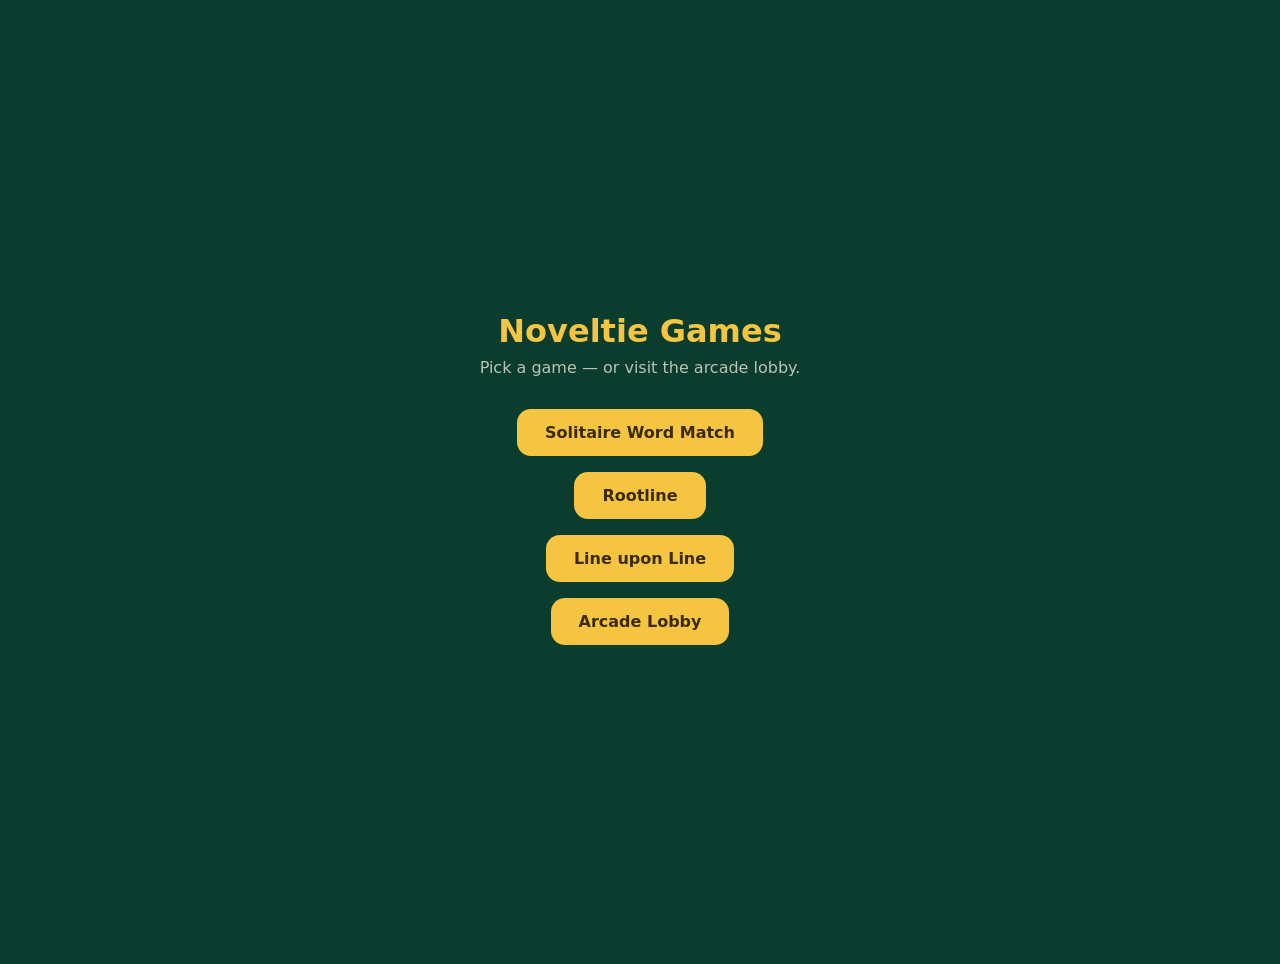
<file: index.html>
<!DOCTYPE html>
<html lang="en">
<head>
<meta charset="UTF-8">
<meta name="viewport" content="width=device-width, initial-scale=1.0">
<title>Noveltie Games</title>
<style>
body{margin:0;min-height:100vh;background:#0b3d2e;color:#f5f0e1;font-family:system-ui,sans-serif;display:flex;flex-direction:column;align-items:center;justify-content:center;padding:32px 20px}
h1{color:#f5c542;margin:0 0 8px}
p{opacity:.75;margin:0 0 24px}
a{display:block;background:#f5c542;color:#3a2a00;font-weight:700;text-decoration:none;padding:14px 28px;border-radius:14px;margin:8px}
</style>
<link rel="icon" type="image/x-icon" href="favicon.ico?v=2" />
</head>
<body>
<h1>Noveltie Games</h1>
<p>Pick a game — or visit the arcade lobby.</p>
<a href="solitaire-word-match/">Solitaire Word Match</a>
<a href="rootline/">Rootline</a>
<a href="line-upon-line/">Line upon Line</a>
<a href="https://arcade.noveltie.com/">Arcade Lobby</a>
</body>
</html>
</file>
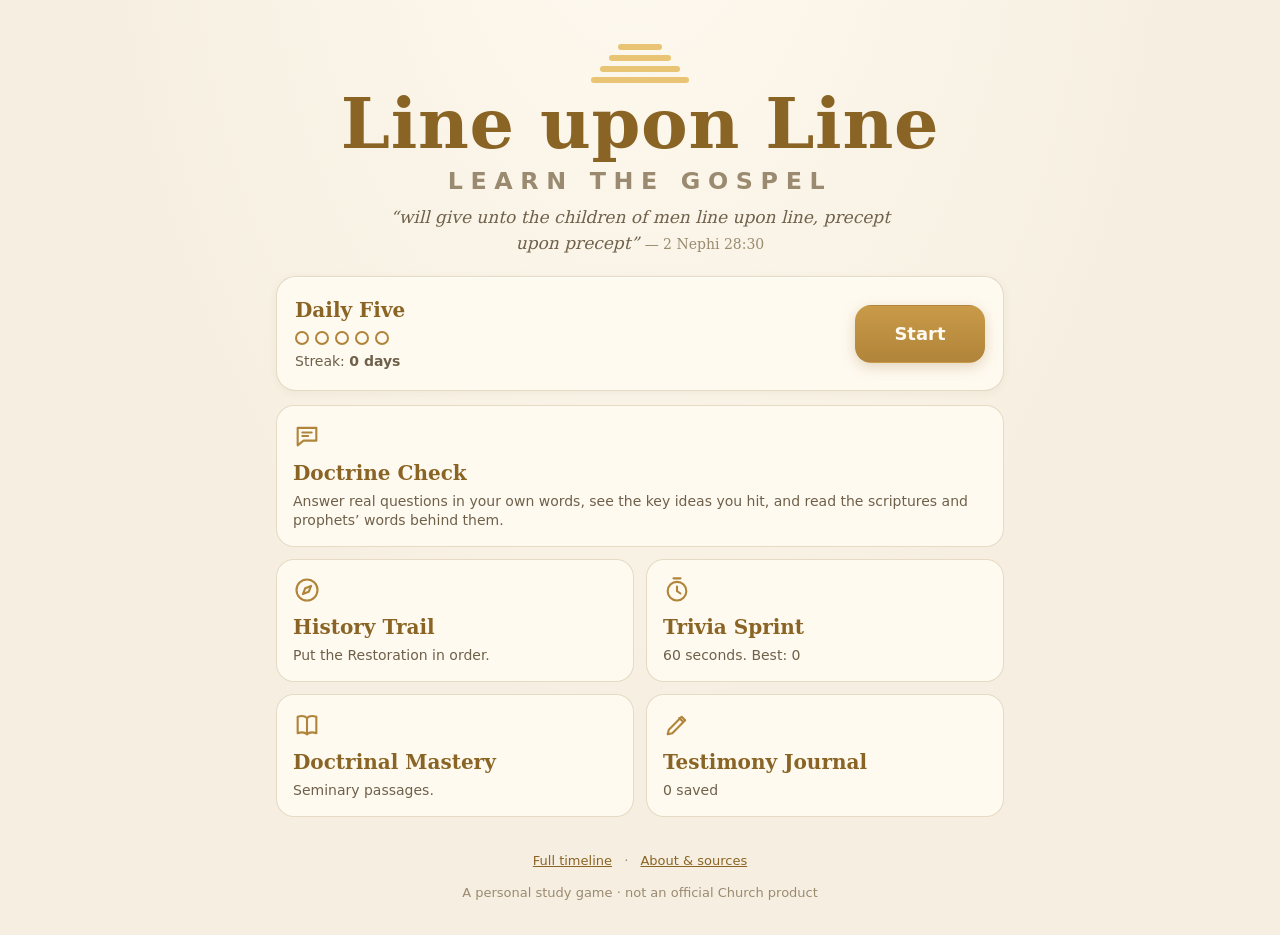
<file: line-upon-line/index.html>
<!DOCTYPE html>
<html lang="en">
<head>
<meta charset="UTF-8">
<meta name="viewport" content="width=device-width, initial-scale=1.0, viewport-fit=cover">
<title>Line upon Line · Learn the gospel of Jesus Christ</title>
<meta name="description" content="A gospel-learning game: explain doctrine in your own words, walk the history of the Restoration, race through trivia, and master the Seminary doctrinal mastery passages.">
<meta name="theme-color" content="#f6efe1">
<link rel="icon" type="image/x-icon" href="favicon.ico?v=2" />
<link rel="icon" type="image/png" sizes="32x32" href="assets/favicon-32.png?v=2" />
<link rel="icon" type="image/png" sizes="192x192" href="assets/icon-192.png" />
<link rel="manifest" href="assets/manifest.json?v=3" />
<link rel="apple-touch-icon" href="assets/icon-180.png" />
<link rel="stylesheet" href="style.css">
</head>
<body>
<div id="app"><p style="text-align:center;padding:40px;color:#7a6a52">Loading Line upon Line…</p></div>
<noscript><p style="text-align:center">Line upon Line needs JavaScript.</p></noscript>
<script src="data.js"></script>
<script src="app.js"></script>
</body>
</html>
</file>
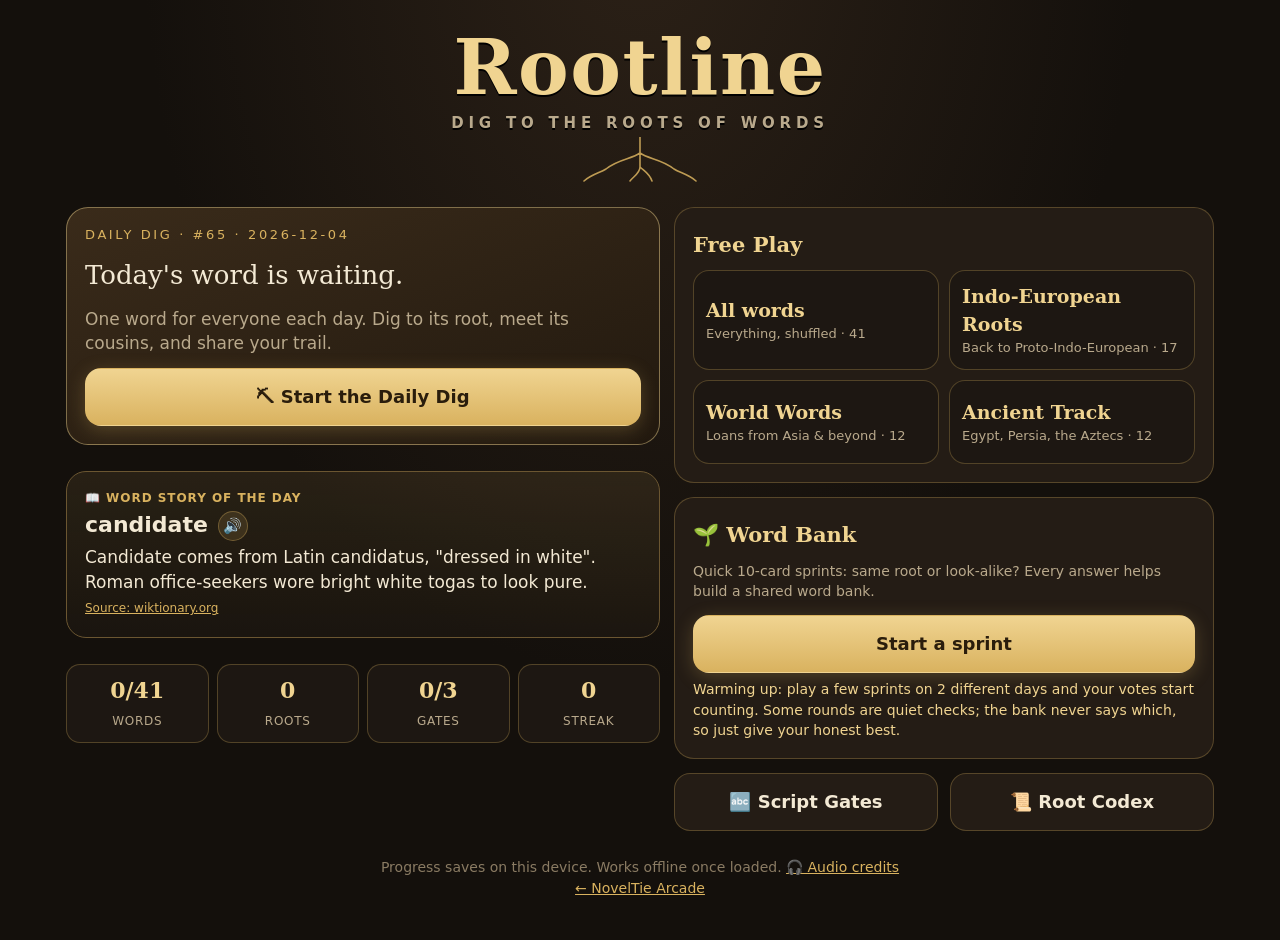
<file: rootline/index.html>
<!DOCTYPE html>
<html lang="en">
<head>
<meta charset="UTF-8">
<meta name="viewport" content="width=device-width, initial-scale=1.0, viewport-fit=cover">
<title>Rootline · Dig to the roots of words</title>
<meta name="description" content="An etymology dig: trace English words back through their ancestors, meet their cousins in other scripts, and learn the world's alphabets.">
<meta name="theme-color" content="#14100c">
<link rel="icon" type="image/x-icon" href="favicon.ico?v=2" />
<link rel="icon" type="image/png" sizes="32x32" href="assets/favicon-32.png?v=2" />
<link rel="icon" type="image/png" sizes="192x192" href="assets/icon-192.png" />
<link rel="manifest" href="assets/manifest.json?v=2" />
<link rel="apple-touch-icon" href="assets/icon-180.png" />
<link rel="stylesheet" href="style.css">
</head>
<body>
<div id="app"><p style="text-align:center;padding:40px;color:#b9a98c">Loading Rootline…</p></div>
<noscript><p style="text-align:center;color:#f3e9d4">Rootline needs JavaScript.</p></noscript>
<script src="data.js"></script>
<script src="word-stories.js"></script>
<script src="say-data.js"></script>
<script src="say.js"></script>
<script src="scripts.js"></script>
<script src="bank-config.js"></script>
<script src="bank.js"></script>
<script src="app.js"></script>
</body>
</html>
</file>
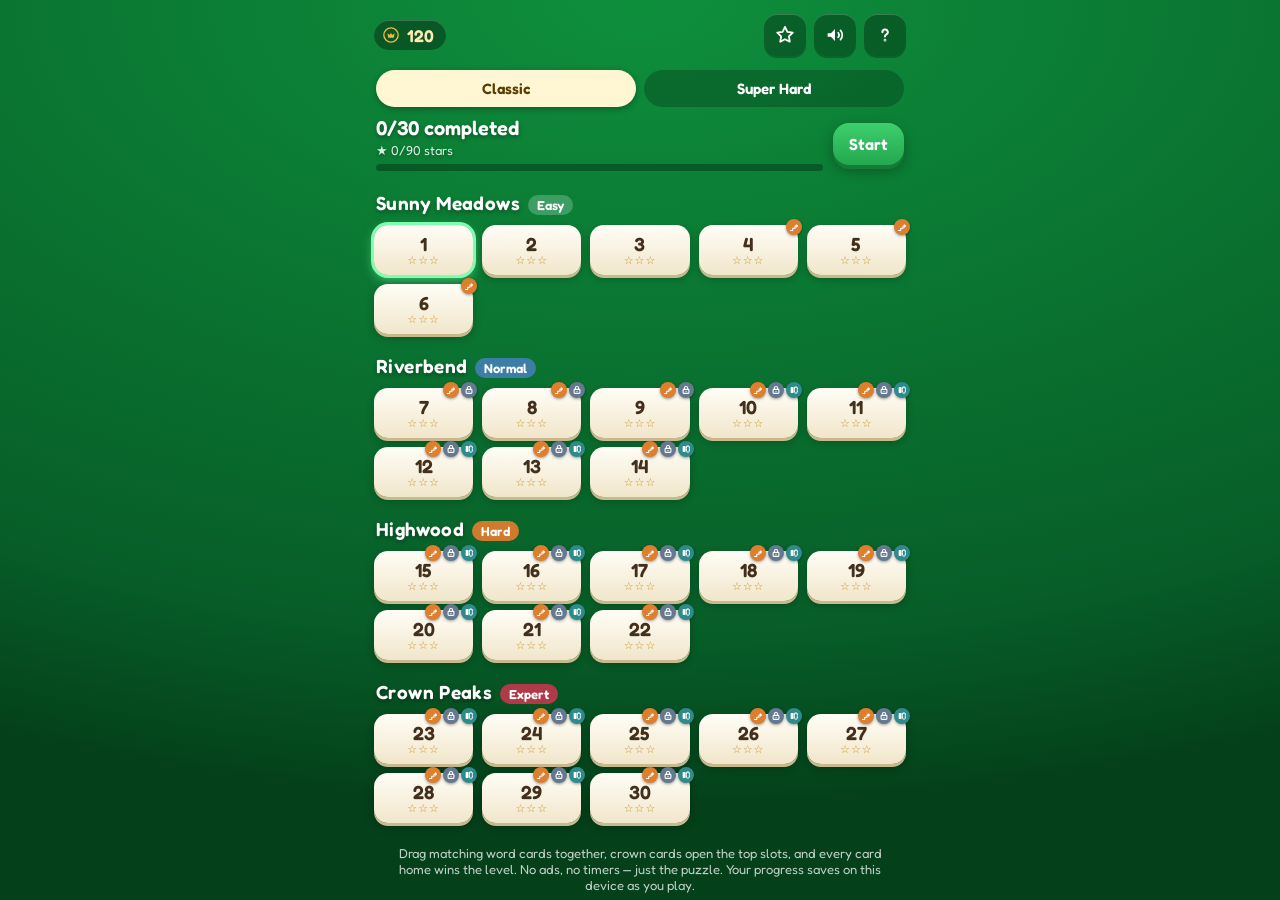
<file: solitaire-word-match/index.html>
<!doctype html>
<html lang="en">
  <head>
    <meta charset="utf-8" />
    <meta name="viewport" content="width=device-width, initial-scale=1, viewport-fit=cover" />
    <meta name="color-scheme" content="light dark" />
    <meta name="theme-color" media="(prefers-color-scheme: light)" content="#0e8f3c" />
    <meta name="theme-color" media="(prefers-color-scheme: dark)" content="#0c7f34" />
    <meta name="mobile-web-app-capable" content="yes" />
    <meta name="apple-mobile-web-app-capable" content="yes" />
    <meta name="apple-mobile-web-app-title" content="Solitaire Word Match" />
    <meta name="apple-mobile-web-app-status-bar-style" content="black-translucent" />
    <link rel="icon" type="image/x-icon" href="favicon.ico?v=2" />
<link rel="icon" type="image/png" sizes="32x32" href="assets/favicon-32.png?v=2" />
<link rel="icon" type="image/png" sizes="192x192" href="assets/icon-192.png" />
<link rel="manifest" href="assets/manifest.json?v=2" />
    <link rel="apple-touch-icon" href="assets/icon-180.png" />
    <meta name="swm-build" content="20261009-stories1" />
    <title>Solitaire Word Match</title>
    <link rel="preconnect" href="https://fonts.googleapis.com" />
    <link rel="preconnect" href="https://fonts.gstatic.com" crossorigin />
    <link href="https://fonts.googleapis.com/css2?family=Fredoka:wght@400;500;600;700&display=swap" rel="stylesheet" />
    <style>
      :root{
        color-scheme: light dark;
        --felt:#0e8f3c;
        --felt-deep:#075e28;
        --felt-edge:#04401a;
        --panel:#fff7e9;
        --panel-dim:#f3e8d2;
        --ink:#43301c;
        --ink-soft:#7d6547;
        --cream:#fffaf0;
        --card-line:#e3d5b8;
        --gold:#f0b93e;
        --gold-deep:#c99327;
        --good:#2f9e5f;
        --bad:#c0453e;
        --slot:rgba(0,0,0,.22);
        --cw:64px;
        --ch:92px;
      }
      @media (prefers-color-scheme: dark){
        :root{
          --felt:#0c7f34;
          --felt-deep:#054f20;
          --felt-edge:#033313;
          --panel:#f7ecd7;
        }
      }
      html,body{ height:100%; overflow:hidden; overscroll-behavior:none; }
      body{
        margin:0;
        font-family:"Fredoka",system-ui,sans-serif;
        color:var(--ink);
        background:
          radial-gradient(120% 90% at 50% 0%, var(--felt) 0%, var(--felt-deep) 78%, var(--felt-edge) 100%),
          repeating-linear-gradient(0deg, rgba(255,255,255,.018) 0 2px, rgba(255,255,255,0) 2px 4px),
          repeating-linear-gradient(90deg, rgba(0,0,0,.022) 0 2px, rgba(0,0,0,0) 2px 4px),
          var(--felt-deep);
        -webkit-tap-highlight-color:transparent;
        overscroll-behavior:none;
      }
      [hidden]{ display:none !important; }
      button{ font-family:inherit; cursor:pointer; }
      #app{ height:100dvh; max-height:100dvh; display:flex; flex-direction:column; max-width:560px; margin:0 auto; position:relative; overflow-y:auto; overflow-x:hidden; overscroll-behavior:none; }

      /* ---------- shared bits ---------- */
      .coinPill{
        display:inline-flex; align-items:center; gap:6px;
        background:rgba(0,0,0,.34); color:#ffe9b0; font-weight:600;
        padding:5px 12px 5px 7px; border-radius:999px; font-size:17px; line-height:1;
        box-shadow:inset 0 1px 0 rgba(255,255,255,.18);
      }
      .coinPill svg{ width:20px; height:20px; color:var(--gold); }
      .iconBtn{
        width:42px; height:42px; border:none; border-radius:13px;
        background:rgba(0,0,0,.30); color:#fff; display:grid; place-items:center;
        box-shadow:inset 0 1px 0 rgba(255,255,255,.2), 0 2px 0 rgba(0,0,0,.25);
      }
      .iconBtn:active{ transform:translateY(2px); box-shadow:inset 0 1px 0 rgba(255,255,255,.2); }
      .iconBtn svg{ width:22px; height:22px; }
      .bigBtn{
        border:none; border-radius:16px; padding:14px 26px; font-size:20px; font-weight:600;
        background:linear-gradient(#3ecf6e,#23a84e); color:#fff;
        box-shadow:0 4px 0 #177a37, 0 6px 14px rgba(0,0,0,.3);
      }
      .bigBtn:active{ transform:translateY(3px); box-shadow:0 1px 0 #177a37; }
      .bigBtn.alt{ background:linear-gradient(#fdfdfd,#e9e2d2); color:var(--ink); box-shadow:0 4px 0 #b8ab8d, 0 6px 14px rgba(0,0,0,.25); }
      .bigBtn.alt:active{ box-shadow:0 1px 0 #b8ab8d; }
      .bigBtn:disabled{ filter:grayscale(.7) opacity(.55); }

      /* ---------- map screen ---------- */
      #mapScreen{ padding:14px 14px 30px; }
      .mapTop{ display:flex; align-items:center; justify-content:space-between; gap:8px; margin-bottom:6px; }
      .mapBtns{ display:flex; gap:8px; }
      .region{ margin-top:20px; }
      .regionHead{ display:flex; align-items:baseline; gap:8px; color:#fff; margin:0 2px 10px; }
      .regionHead h2{ font-size:19px; margin:0; font-weight:600; letter-spacing:.02em; text-shadow:0 2px 4px rgba(0,0,0,.35); }
      .regionHead span{ font-size:13px; font-weight:600; padding:2px 9px; border-radius:999px; color:#fff; }
      .diff-Easy{ background:#3d9d63; } .diff-Normal{ background:#3d7ea6; }
      .diff-Hard{ background:#d07a2d; } .diff-Expert{ background:#b03a48; } .diff-SuperHard{ background:#5b2a86; }
      .trackTabs{ display:flex; gap:8px; margin:14px 2px 0; }
      .trackTabs button{ flex:1; border:0; border-radius:999px; padding:9px 6px; font:inherit; font-size:15px; font-weight:600; color:#fff; background:rgba(0,0,0,.22); cursor:pointer; }
      .trackTabs button.on{ background:#fff6d3; color:#5a3d00; box-shadow:0 2px 6px rgba(0,0,0,.3); }
      .trackTabs button.hardTab.on{ background:#5b2a86; color:#fff; }
      .card .word.multi{ height:44%; }
      .lvlGrid{ display:grid; grid-template-columns:repeat(5,1fr); gap:9px; }
      .lvlBtn{
        border:none; border-radius:14px; padding:9px 2px 7px; position:relative;
        background:linear-gradient(#fffdf6,#f1e6cb); color:var(--ink);
        box-shadow:0 3px 0 #c9b98f, 0 4px 8px rgba(0,0,0,.25);
        display:flex; flex-direction:column; align-items:center; gap:2px;
      }
      .lvlBtn:active{ transform:translateY(2px); box-shadow:0 1px 0 #c9b98f; }
      .lvlBtn b{ font-size:19px; font-weight:600; line-height:1; }
      .lvlBtn .mini{ font-size:9.5px; font-weight:600; letter-spacing:.04em; text-transform:uppercase; }
      .lvlBtn .stars{ font-size:11px; color:var(--gold-deep); letter-spacing:1px; min-height:13px; line-height:1; }
      .lvlBtn .feat{ position:absolute; top:-6px; right:-4px; display:flex; gap:2px; }
      .lvlBtn .feat i{ width:16px; height:16px; border-radius:50%; display:grid; place-items:center; color:#fff; box-shadow:0 1px 3px rgba(0,0,0,.4); }
      .lvlBtn .feat svg{ width:10px; height:10px; }
      .mapProg{ display:flex; align-items:center; gap:10px; margin:10px 2px 0; }
      .mapProg .progTxt{ flex:1; color:#fff; text-shadow:0 2px 4px rgba(0,0,0,.35); }
      .mapProg .progTxt b{ display:block; font-size:20px; font-weight:600; line-height:1.1; }
      .mapProg .progTxt span{ font-size:13px; opacity:.85; }
      .mapProg .progBar{ height:7px; border-radius:999px; background:rgba(0,0,0,.3); margin-top:5px; overflow:hidden; }
      .mapProg .progBar i{ display:block; height:100%; background:linear-gradient(90deg,#ffe98a,var(--gold)); border-radius:999px; }
      .mapProg .bigBtn{ padding:11px 16px; font-size:16px; white-space:nowrap; }
      .lvlBtn.done{ background:linear-gradient(#fff6d3,#f2dc97); box-shadow:0 3px 0 #c99327, 0 4px 8px rgba(0,0,0,.25); }
      .lvlBtn .doneMark{ position:absolute; top:-6px; left:-4px; width:18px; height:18px; border-radius:50%; background:var(--good); color:#fff; display:grid; place-items:center; box-shadow:0 1px 3px rgba(0,0,0,.4); }
      .lvlBtn .doneMark svg{ width:12px; height:12px; }
      .lvlBtn.nextLvl{ box-shadow:0 0 0 3px #7dffb0, 0 3px 0 #c9b98f, 0 4px 12px rgba(125,255,176,.6); }
      .lvlBtn .inprog{ position:absolute; bottom:-7px; left:50%; transform:translateX(-50%); background:#2f6fb2; color:#fff; font-size:8.5px; font-weight:700; letter-spacing:.04em; padding:1px 6px; border-radius:999px; white-space:nowrap; box-shadow:0 1px 3px rgba(0,0,0,.35); }
      .saveBox{ width:100%; box-sizing:border-box; min-height:74px; font:12px/1.35 ui-monospace,Menlo,monospace; border:1.5px solid var(--card-line); border-radius:11px; padding:8px; background:#fff; color:var(--ink); resize:vertical; word-break:break-all; }
      .saveStat{ background:#fff; border:1.5px solid var(--card-line); border-radius:11px; padding:8px 11px; font-size:14px; line-height:1.5; margin:8px 0 4px; }
      .saveNote{ font-size:12.5px; color:var(--ink-soft); margin:6px 2px 0; line-height:1.4; }
      .sheet h3{ font-size:16px; margin:14px 0 6px; font-weight:600; }
      .mapNote{ color:rgba(255,255,255,.75); font-size:13px; text-align:center; margin:22px 8px 0; }

      /* ---------- game screen ---------- */
      #gameScreen{ flex:1; display:flex; flex-direction:column; padding:10px 10px 8px; gap:8px; }
      .hud{ display:flex; align-items:center; gap:8px; }
      .hudLvl{ color:#fff; font-weight:600; font-size:17px; text-shadow:0 2px 4px rgba(0,0,0,.4); white-space:nowrap; }
      .hudLvl small{ display:block; font-size:11px; font-weight:500; opacity:.85; letter-spacing:.05em; text-transform:uppercase; }
      .hudSpacer{ flex:1; }
      .midRow{ display:flex; align-items:flex-start; justify-content:space-between; gap:8px; }
      .movesRibbon{
        background:linear-gradient(#2fbf5f,#22a04b); color:#083d1d; min-width:86px;
        padding:7px 10px 13px; text-align:center; position:relative;
        clip-path:polygon(0 0,100% 0,100% 100%,50% 84%,0 100%);
        filter:drop-shadow(0 3px 3px rgba(0,0,0,.3));
      }
      .movesRibbon span{ display:block; font-size:12.5px; font-weight:600; letter-spacing:.06em; text-transform:uppercase; border-bottom:1px solid rgba(8,61,29,.35); padding-bottom:2px; }
      .movesRibbon b{ font-size:27px; font-weight:700; line-height:1.05; }
      .movesRibbon.low b{ color:#ffd9d4; animation:pulse .7s infinite alternate; }
      @keyframes pulse{ from{ transform:scale(1);} to{ transform:scale(1.14);} }
      .deckArea{ display:flex; gap:10px; align-items:flex-start; }
      #waste{ position:relative; width:calc(var(--cw) + 26px); height:var(--ch); }
      #stock{ position:relative; width:var(--cw); height:var(--ch); }
      .stockCount{
        position:absolute; top:-7px; right:-7px; z-index:5; background:#fff; color:var(--ink);
        font-size:12px; font-weight:700; min-width:22px; height:22px; border-radius:999px;
        display:grid; place-items:center; box-shadow:0 2px 5px rgba(0,0,0,.35); padding:0 5px;
      }
      .recycleHint{
        position:absolute; inset:0; display:grid; place-items:center; color:rgba(255,255,255,.85);
        border:2px dashed rgba(255,255,255,.5); border-radius:9px;
      }
      .recycleHint svg{ width:26px; height:26px; }

      #foundRow{ display:grid; grid-template-columns:repeat(5,1fr); gap:6px; }
      .fslot{
        position:relative; height:var(--ch); border-radius:9px;
        background:linear-gradient(180deg,#0b5f2d,#07451f);
        box-shadow:inset 0 2px 7px rgba(0,0,0,.5), inset 0 0 0 1px rgba(255,255,255,.06);
        display:grid; place-items:center;
      }
      .fslot .ghostCrown{ width:52%; color:rgba(120,230,160,.28); }
      .fslot .fcard{ position:absolute; inset:0; }
      .fslot .prog{
        position:absolute; right:3px; bottom:3px; z-index:30; background:rgba(0,0,0,.55); color:#fff;
        font-size:11px; font-weight:700; padding:1px 7px; border-radius:999px;
      }
      .fslot .fcard{ transition:transform .15s ease; }
      .fslot .fcard.under{ filter:brightness(.93); }
      .fslot.done{ box-shadow:inset 0 2px 6px rgba(0,0,0,.45), 0 0 0 2px var(--gold), 0 0 14px rgba(240,185,62,.55); }
      .fslot.dropOk, .col.dropOk .card.topCard, .card.dropOk{ box-shadow:0 0 0 3px #7dffb0, 0 0 16px rgba(125,255,176,.8) !important; }
      .fslot.dropBad{ box-shadow:0 0 0 3px #ff8d84 !important; }

      #boardWrap{ flex:1; min-height:0; overflow-y:auto; overflow-x:hidden; padding:2px 0 6px; scrollbar-width:none; overscroll-behavior:contain; }
      #boardWrap::-webkit-scrollbar{ display:none; }
      #board{ display:grid; grid-template-columns:repeat(5,1fr); gap:6px; align-items:start; }
      .col{ position:relative; min-height:var(--ch); border-radius:9px; }
      .col:empty::after, .col.emptyCol::after{
        content:""; position:absolute; inset:0; height:var(--ch); border-radius:9px;
        background:rgba(6,60,28,.45); box-shadow:inset 0 2px 5px rgba(0,0,0,.35);
      }

      /* ---------- cards ---------- */
      .card{
        position:absolute; left:0; top:0; width:var(--cw); height:var(--ch);
        border-radius:11px; user-select:none; -webkit-user-select:none; touch-action:none;
        box-shadow:0 3px 7px rgba(0,0,0,.34), 0 1px 2px rgba(0,0,0,.22), inset 0 1px 0 rgba(255,255,255,.95), inset 0 0 0 1px var(--card-line);
        background:linear-gradient(180deg,#fffefa 0%,#fff8e6 52%,#f8ecd0 100%);
        overflow:hidden;
        isolation:isolate;
      }
      .card::before{
        content:""; position:absolute; inset:0; z-index:3; pointer-events:none;
        background:linear-gradient(180deg, rgba(255,255,255,.5) 0%, rgba(255,255,255,.1) 26%, rgba(255,255,255,0) 48%);
        border-radius:inherit;
      }
      .card::after{
        content:""; position:absolute; left:5px; right:5px; top:4px; height:32%; z-index:3; pointer-events:none;
        background:linear-gradient(180deg, rgba(255,255,255,.48), rgba(255,255,255,0));
        border-radius:999px; opacity:.5;
      }
      .col .card, #waste .card{ position:absolute; }
      .fslot .card, #stock .card{ position:absolute; inset:0; }
      .card.back{
        background:
          linear-gradient(180deg, rgba(255,255,255,.20) 0%, rgba(255,255,255,0) 42%),
          repeating-conic-gradient(from 45deg, #63b1fa 0% 25%, #2c8cf1 0% 50%);
        background-size:auto, 24px 24px;
        box-shadow:0 3px 7px rgba(0,0,0,.34), inset 0 1px 0 rgba(255,255,255,.55), inset 0 0 0 3px #ffffff, inset 0 0 0 5px #1f7fe8;
      }
      .card.back .peek{
        position:absolute; left:50%; bottom:5px; transform:translateX(-50%);
        width:24px; height:24px;
        display:grid; place-items:center;
        filter:drop-shadow(0 0 2px rgba(255,255,255,.95)) drop-shadow(0 1px 1px rgba(0,0,0,.35));
      }
      .card.back .peek svg{ width:19px; height:19px; }
      .card .band{
        height:32%; box-sizing:border-box; display:flex; align-items:center; justify-content:center; padding:2px 4px; color:#fff;
        position:relative; overflow:hidden; z-index:1;
        box-shadow:inset 0 -1px 0 rgba(0,0,0,.12), inset 0 1px 0 rgba(255,255,255,.35);
      }
      .card .band::before{
        content:""; position:absolute; inset:0; pointer-events:none;
        background:linear-gradient(180deg, rgba(255,255,255,.42) 0%, rgba(255,255,255,.1) 48%, rgba(0,0,0,.12) 100%);
      }
      .card .band::after{
        content:""; position:absolute; left:7px; right:7px; top:4px; height:46%; pointer-events:none;
        background:linear-gradient(180deg, rgba(255,255,255,.55), rgba(255,255,255,0));
        border-radius:999px; opacity:.7;
      }
      .card .bandArt{
        position:relative; z-index:1; flex:none;
        width:calc(var(--cw)*.54); height:calc(var(--cw)*.54);
        max-width:40px; max-height:40px; min-width:28px; min-height:28px;
        border-radius:50%;
        background:radial-gradient(circle at 32% 26%, #ffffff 0%, #fff8dc 52%, #ffe9a8 100%);
        box-shadow:0 2px 6px rgba(0,0,0,.24), inset 0 1px 0 #fff, inset 0 -2px 5px rgba(0,0,0,.08), 0 0 0 1px rgba(255,255,255,.35);
        display:grid; place-items:center;
      }
      .card .bandArt svg{ width:68%; height:68%; filter:drop-shadow(0 1px 0 rgba(255,255,255,.6)); }
      .card .word{
        height:62%; box-sizing:border-box; display:flex; align-items:center; justify-content:center; text-align:center;
        font-size:calc(var(--cw)*.235); font-weight:600; color:var(--ink); line-height:1.04; padding:0 3px;
        overflow-wrap:break-word; position:relative; z-index:2;
        text-shadow:0 1px 0 rgba(255,255,255,.75);
      }
      .footArt{ height:38%; box-sizing:border-box; position:relative; z-index:2; display:flex; flex-direction:column; align-items:center; justify-content:flex-end; }
      .artTab{
        width:52%; max-width:42px; height:72%; min-height:19px;
        border-radius:999px 999px 0 0; display:grid; place-items:center;
        box-shadow:inset 0 1px 0 rgba(255,255,255,.65), inset 0 -2px 4px rgba(0,0,0,.05);
      }
      .artTab svg{ width:56%; height:56%; margin-bottom:1px; filter:drop-shadow(0 1px 0 rgba(255,255,255,.55)); }
      .artTab.crownTab{ background:linear-gradient(180deg,#ffd968,#f0b93e); color:#8a5a00; }
      .artTab.seqTab{ background:#f7e3b0; color:#a4762a; }
      .card .foot{ height:26%; box-sizing:border-box; display:flex; align-items:center; justify-content:center; gap:2px; position:relative; z-index:2; overflow:hidden; }
      .card .seqBadge{ display:flex; flex-direction:column; align-items:center; gap:1px; color:#a4762a; }
      .card .seqBadge svg{ width:calc(var(--cw)*.23); height:calc(var(--cw)*.23); filter:drop-shadow(0 1px 0 rgba(255,255,255,.6)); }
      .card.crownCard{ box-shadow:0 3px 7px rgba(0,0,0,.34), 0 0 0 1px rgba(240,185,62,.35), inset 0 1px 0 rgba(255,255,255,.95), inset 0 0 0 2px var(--gold), inset 0 0 0 4px #fff3d6, 0 0 10px rgba(240,185,62,.35); }
      .card .crownBadge{
        position:absolute; top:3px; left:3px; z-index:4;
        width:calc(var(--cw)*.27); height:calc(var(--cw)*.27);
        background:radial-gradient(circle at 35% 30%, #ffe98a, #f0b93e);
        border-radius:50%; display:grid; place-items:center; color:#8a5a00;
        box-shadow:0 1px 3px rgba(0,0,0,.25), inset 0 1px 0 #fff;
      }
      .card .crownBadge svg{ width:72%; height:72%; }
      .card.keyCard .band{ height:26%; }
      .card.keyCard .keyArt{ height:50%; display:grid; place-items:center; position:relative; z-index:2; }
      .card.keyCard .keyArt svg{ width:62%; height:62%; filter:drop-shadow(0 3px 4px rgba(0,0,0,.18)); }
      .card.keyCard .word{ height:24%; font-size:calc(var(--cw)*.17); }
      .card.halfCard{ padding:0; }
      .halfZone{ height:50%; position:relative; overflow:hidden; display:grid; place-items:center; }
      .halfZone::before{
        content:""; position:absolute; inset:0; pointer-events:none; z-index:1;
        background:linear-gradient(180deg, rgba(255,255,255,.38) 0%, rgba(255,255,255,.06) 45%, rgba(0,0,0,.08) 100%);
      }
      .halfZone.missing{
        background:
          repeating-conic-gradient(#d8d2c2 0% 25%, #f4efe2 0% 50%) 0 0/16px 16px;
      }
      .halfZone.present{ background:linear-gradient(180deg,#fff6dc,#f6e3b4); }
      /* word sits in the top strip so it stays readable when cards overlap */
      .card.plainCard .footArt{ display:none; }
      .card.picCard{ display:flex; flex-direction:column; align-items:center; justify-content:flex-start; }
      .card .pic{ position:relative; z-index:2; margin-top:calc(var(--cw)*.05); font-size:calc(var(--cw)*.46); line-height:1;
        font-family:"Apple Color Emoji","Segoe UI Emoji","Noto Color Emoji",sans-serif; filter:drop-shadow(0 2px 2px rgba(0,0,0,.18)); }
      .halfPart{ position:relative; z-index:4; display:flex; flex-direction:column; align-items:center; gap:1px; }
      .halfPic{ font-style:normal; font-size:calc(var(--cw)*.3); line-height:1; font-family:"Apple Color Emoji","Segoe UI Emoji","Noto Color Emoji",sans-serif; }
      .halfWord{
        position:relative; z-index:4;
        background:linear-gradient(180deg,#fffefa,#fff3d6); border:1.5px dashed #b9a67f; color:var(--ink);
        box-shadow:0 2px 5px rgba(0,0,0,.16), inset 0 1px 0 #fff;
        font-size:calc(var(--cw)*.15); font-weight:600; padding:1px 7px; border-radius:999px; white-space:nowrap;
        max-width:92%; overflow:hidden; text-overflow:ellipsis;
      }
      .card.plate{
        background:linear-gradient(160deg,#eef2fb 0%,#c3d2ec 42%,#a3b8da 70%,#8ba3cc 100%);
        box-shadow:0 3px 7px rgba(0,0,0,.4), inset 0 1px 0 rgba(255,255,255,.8), inset 0 0 0 3px var(--plate,#c0453e), inset 0 0 0 5px rgba(255,255,255,.55), inset 0 -8px 14px rgba(0,0,0,.08);
        display:flex; flex-direction:column; align-items:center; justify-content:center; gap:3px; color:var(--plate,#c0453e);
      }
      .card.plate .rivet{ position:absolute; width:7px; height:7px; border-radius:50%; background:radial-gradient(circle at 35% 30%,#e8eef4,#7c8fa3); box-shadow:inset 0 -1px 2px rgba(0,0,0,.4); }
      .card.plate .lockArt{ width:56%; color:var(--plate,#c0453e); filter:drop-shadow(0 2px 2px rgba(0,0,0,.25)); }
      .card.plate .need{
        display:inline-flex; align-items:center; gap:4px; background:rgba(255,251,240,.95); color:#5a4632;
        box-shadow:0 1px 3px rgba(0,0,0,.25);
        font-size:calc(var(--cw)*.16); font-weight:700; padding:1px 8px; border-radius:999px;
      }
      .card.plate .need i{ width:9px; height:9px; border-radius:50%; display:inline-block; }
      #dragLayer{ position:fixed; left:0; top:0; width:0; height:0; z-index:400; pointer-events:none; will-change:transform; }
      #dragLayer .card{ position:absolute; pointer-events:none; animation:none !important; }
      .card.dragSrc{ visibility:hidden; }
      .iconBtn[hidden]{ display:none; }
      .card.dragging{
        opacity:1 !important;
        box-shadow:0 14px 26px rgba(0,0,0,.42), 0 4px 8px rgba(0,0,0,.28), inset 0 1px 0 rgba(255,255,255,.95), inset 0 0 0 1px var(--card-line) !important;
      }
      .card.dragging.crownCard{
        box-shadow:0 14px 26px rgba(0,0,0,.42), 0 4px 8px rgba(0,0,0,.28), 0 0 0 1px rgba(240,185,62,.35), inset 0 1px 0 rgba(255,255,255,.95), inset 0 0 0 2px var(--gold), inset 0 0 0 4px #fff3d6, 0 0 12px rgba(240,185,62,.4) !important;
      }
      .card.selected{ box-shadow:0 0 0 3px #ffe066, 0 6px 14px rgba(0,0,0,.45) !important; transform:translateY(-5px); z-index:30 !important; }
      .card.hintSrc{ animation:hintPulse .55s infinite alternate; }
      .card.hintDst{ animation:hintPulse .55s infinite alternate; }
      @keyframes hintPulse{ from{ box-shadow:0 0 0 2px #ffe066, 0 0 4px rgba(255,224,102,.5);} to{ box-shadow:0 0 0 4px #ffe066, 0 0 18px rgba(255,224,102,.95);} }
      .card.flipIn{ animation:flipIn .34s ease; }
      @keyframes flipIn{ 0%{ transform:rotateY(88deg) scale(.94);} 100%{ transform:rotateY(0) scale(1);} }
      .card.popIn{ animation:popIn .25s ease; }
      @keyframes popIn{ 0%{ transform:scale(.8);} 60%{ transform:scale(1.07);} 100%{ transform:scale(1);} }


      /* ---------- boosters ---------- */
      .boostBar{ display:flex; justify-content:center; gap:14px; padding-top:2px; }
      .boost{
        position:relative; width:62px; height:56px; border:none; border-radius:18px; color:#fff;
        display:flex; flex-direction:column; align-items:center; justify-content:center; gap:1px;
        box-shadow:0 3px 0 rgba(0,0,0,.35), 0 5px 10px rgba(0,0,0,.3), inset 0 -3px 0 rgba(0,0,0,.15), inset 0 2px 0 rgba(255,255,255,.45);
        text-shadow:0 1px 2px rgba(0,0,0,.25);
      }
      .boost::before{
        content:""; position:absolute; left:6px; right:6px; top:4px; height:45%; border-radius:999px;
        background:linear-gradient(rgba(255,255,255,.55), rgba(255,255,255,0)); pointer-events:none;
      }
      .boost:active{ transform:translateY(2px); box-shadow:0 1px 0 rgba(0,0,0,.35), inset 0 -3px 0 rgba(0,0,0,.15), inset 0 2px 0 rgba(255,255,255,.45); }
      .boost svg{ width:26px; height:26px; position:relative; }
      .boost small{ font-size:9.5px; font-weight:600; letter-spacing:.05em; text-transform:uppercase; position:relative; }
      .boost.hint{ background:linear-gradient(#6fb0f7,#3673d6); }
      .boost.undo{ background:linear-gradient(#6fb0f7,#3673d6); }
      .boost.shuffle{ background:linear-gradient(#ffc94f,#ef9a1e); }
      .boost .cnt{
        position:absolute; top:-7px; right:-7px; background:#fff; color:var(--ink);
        font-size:12px; font-weight:700; min-width:22px; height:22px; border-radius:999px;
        display:grid; place-items:center; box-shadow:0 2px 5px rgba(0,0,0,.35); padding:0 5px;
      }
      .boost .cnt.buy{ background:var(--gold); color:#5d4300; font-size:10.5px; display:flex; gap:2px; align-items:center; }
      .boost .cnt.buy svg{ width:11px; height:11px; }

      /* ---------- overlays ---------- */
      .overlay{
        position:fixed; inset:0; z-index:300; background:rgba(4,26,14,.55);
        display:flex; align-items:center; justify-content:center; padding:18px;
      }
      .sheet{
        background:var(--panel); border-radius:20px; padding:20px 18px 18px; width:100%; max-width:380px;
        box-shadow:0 14px 40px rgba(0,0,0,.5); max-height:88dvh; overflow-y:auto; overscroll-behavior:contain; position:relative;
      }
      .sheet h2{ margin:0 0 4px; font-size:24px; font-weight:600; text-align:center; }
      .sheet .sub{ text-align:center; color:var(--ink-soft); font-size:14px; margin:0 0 12px; }
      .sheet .rowBtns{ display:flex; flex-direction:column; gap:9px; margin-top:14px; }
      .sheet .rowBtns .bigBtn{ width:100%; }
      .diffTag{ display:inline-block; padding:2px 12px; border-radius:999px; color:#fff; font-size:13px; font-weight:600; vertical-align:middle; }
      .featList{ margin:10px auto 0; display:flex; flex-direction:column; gap:6px; max-width:300px; }
      .featList div{ display:flex; gap:8px; align-items:center; font-size:14px; background:#fff; border:1.5px solid var(--card-line); border-radius:11px; padding:6px 10px; }
      .featList svg{ width:18px; height:18px; flex:none; }
      .winStars{ text-align:center; margin:6px 0 2px; }
      .winStars svg{ width:46px; height:46px; color:#e8ddc4; margin:0 3px; }
      .winStars svg.on{ color:var(--gold); animation:starPop .45s ease backwards; }
      .winStars svg.on path{ fill:var(--gold); }
      .winStars svg.off{ color:#c9b586; }
      .winStars svg.off path{ fill:#eadfc6; }
      .fslot.hintDst{ animation:hintPulse .55s infinite alternate; }
      .winStars svg.on:nth-child(2){ animation-delay:.15s; } .winStars svg.on:nth-child(3){ animation-delay:.3s; }
      @keyframes starPop{ 0%{ transform:scale(0) rotate(-40deg);} 70%{ transform:scale(1.3) rotate(8deg);} 100%{ transform:scale(1);} }
      .rewardLine{ text-align:center; font-size:16px; font-weight:600; margin-top:6px; }
      .rewardLine .coinPill{ font-size:15px; }
      .howRow{ display:flex; gap:11px; align-items:flex-start; margin:0 0 13px; }
      .howRow .howIco{ width:40px; height:40px; flex:none; border-radius:12px; display:grid; place-items:center; color:#fff; }
      .howRow .howIco svg{ width:23px; height:23px; }
      .howRow p{ margin:0; font-size:14px; line-height:1.45; }
      .howRow p b{ display:block; font-size:15px; }
      .closeX{
        position:absolute; top:10px; right:10px; width:34px; height:34px; border:none; border-radius:50%;
        background:#efe3cb; color:var(--ink); font-size:17px; font-weight:700; display:grid; place-items:center;
      }
      #wordStory{
        position:fixed; left:50%; bottom:calc(92px + env(safe-area-inset-bottom)); transform:translateX(-50%) translateY(30px); z-index:240;
        width:min(92vw,420px); background:#fffaf0; color:var(--ink); border:2px solid #d9c49a; border-radius:16px;
        padding:12px 40px 12px 14px; box-shadow:0 10px 26px rgba(0,0,0,.35); opacity:0; pointer-events:none;
        transition:opacity .25s ease, transform .25s ease; text-align:left; cursor:pointer;
      }
      #wordStory.show{ opacity:1; transform:translateX(-50%) translateY(0); pointer-events:auto; }
      #wordStory .wsHead{ font-size:12px; font-weight:700; letter-spacing:.06em; text-transform:uppercase; color:#9a6a41; margin-bottom:3px; }
      #wordStory .wsWord, .winStory .wsWord{ font-size:18px; font-weight:800; margin-bottom:4px; }
      #wordStory .wsText, .winStory .wsText{ font-size:14.5px; line-height:1.42; margin:0; }
      #wordStory .wsMyth, .winStory .wsMyth{ display:inline-block; font-size:11px; font-weight:700; background:#f3d9c9; color:#8a3b1f; border-radius:6px; padding:1px 6px; margin-left:6px; vertical-align:middle; }
      #wordStory .wsSrc, .winStory .wsSrc{ display:block; font-size:11.5px; color:#6d6556; margin-top:6px; }
      #wordStory .wsX{ position:absolute; top:8px; right:10px; font-size:16px; font-weight:700; color:#8a7d66; }
      .winStory{ background:#fffaf0; border:1.5px solid #e2d2ad; border-radius:12px; padding:10px 12px; margin:6px 0 12px; text-align:left; font-size:14px; line-height:1.42; }
      .winStory b.h{ display:block; font-size:12px; letter-spacing:.06em; text-transform:uppercase; color:#9a6a41; }
      #toast{
        position:fixed; left:50%; bottom:96px; transform:translateX(-50%) translateY(20px); z-index:250;
        background:rgba(20,24,20,.92); color:#fff; font-size:14.5px; font-weight:500;
        padding:9px 16px; border-radius:999px; opacity:0; pointer-events:none; transition:all .25s ease;
        max-width:88vw; text-align:center; box-shadow:0 6px 18px rgba(0,0,0,.4);
      }
      #toast.show{ opacity:1; transform:translateX(-50%) translateY(0); }
      @media (prefers-reduced-motion: reduce){
        .card.flipIn,.card.popIn,.winStars svg.on,.card.hintSrc,.card.hintDst,.movesRibbon.low b{ animation:none !important; }
      }
    </style>
  </head>
  <body>
    <div id="app">
      <!-- ======= LEVEL MAP ======= -->
      <section id="mapScreen">
        <div class="mapTop">
          <div class="coinPill" id="mapCoins"></div>
          <div class="mapBtns">
            <button class="iconBtn" id="installBtn" aria-label="Install app" hidden>
              <svg viewBox="0 0 24 24" fill="none" stroke="currentColor" stroke-width="2.2" stroke-linecap="round" stroke-linejoin="round"><path d="M12 3v12"/><path d="m7 10 5 5 5-5"/><path d="M4 21h16"/></svg>
            </button>
            <button class="iconBtn" id="progBtn" aria-label="Progress and backup">
              <svg viewBox="0 0 24 24" fill="none" stroke="currentColor" stroke-width="2" stroke-linecap="round" stroke-linejoin="round"><path d="M12 3.2l2.6 5.4 5.9.8-4.3 4.1 1 5.8L12 16.6l-5.2 2.7 1-5.8L3.5 9.4l5.9-.8z"/></svg>
            </button>
            <button class="iconBtn" id="soundBtn" aria-label="Toggle sound"></button>
            <button class="iconBtn" id="howBtn" aria-label="How to play">
              <svg viewBox="0 0 24 24" fill="none" stroke="currentColor" stroke-width="2.2" stroke-linecap="round"><path d="M9.2 9a2.9 2.9 0 1 1 4.4 2.4c-.9.5-1.6 1-1.6 2.1"/><circle cx="12" cy="17.6" r=".4" fill="currentColor"/></svg>
            </button>
          </div>
        </div>
        <div class="trackTabs" id="trackTabs"><button data-track="classic">Classic</button><button class="hardTab" data-track="hard">Super Hard</button></div>
        <div class="mapProg" id="mapProg"></div>
        <div id="levelGrid"></div>
        <p class="mapNote">Drag matching word cards together, crown cards open the top slots, and every card home wins the level. No ads, no timers — just the puzzle. Your progress saves on this device as you play.</p>
      </section>

      <!-- ======= GAME ======= -->
      <section id="gameScreen" hidden>
        <div class="hud">
          <button class="iconBtn" id="menuBtn" aria-label="Menu">
            <svg viewBox="0 0 24 24" fill="none" stroke="currentColor" stroke-width="2.4" stroke-linecap="round"><path d="M4 7h16M4 12h16M4 17h16"/></svg>
          </button>
          <div class="hudLvl" id="hudLvl">Level 1<small>Easy</small></div>
          <div class="hudSpacer"></div>
          <div class="coinPill" id="gameCoins"></div>
        </div>
        <div class="midRow">
          <div class="movesRibbon" id="movesRibbon"><span>Moves</span><b id="movesNum">0</b></div>
          <div class="deckArea">
            <div id="waste" data-dz="waste"></div>
            <div id="stock"></div>
          </div>
        </div>
        <div id="foundRow"></div>
        <div id="boardWrap"><div id="board"></div></div>
        <div class="boostBar">
          <button class="boost hint" id="hintBtn" aria-label="Hint"></button>
          <button class="boost undo" id="undoBtn" aria-label="Undo"></button>
          <button class="boost shuffle" id="shuffleBtn" aria-label="Shuffle deck"></button>
        </div>
      </section>

      <div id="toast" role="status"></div>
      <div id="wordStory" role="status" aria-live="polite" title="Tap to close"></div>

      <!-- ======= INTRO ======= -->
      <div class="overlay" id="introOverlay" hidden>
        <div class="sheet">
          <button class="closeX" data-close="introOverlay" aria-label="Close">✕</button>
          <h2 id="introTitle">Level 1</h2>
          <p class="sub"><span class="diffTag" id="introDiff">Easy</span> &nbsp;<span id="introMoves"></span></p>
          <div class="featList" id="introFeats"></div>
          <div class="rowBtns">
            <button class="bigBtn" id="playBtn">Play</button>
            <button class="bigBtn alt" id="introHow">How to play</button>
          </div>
        </div>
      </div>

      <!-- ======= WIN ======= -->
      <div class="overlay" id="winOverlay" hidden>
        <div class="sheet">
          <h2>Level Complete!</h2>
          <div class="winStars" id="winStars"></div>
          <p class="rewardLine" id="winReward"></p>
          <div class="winStory" id="winStory" hidden></div>
          <div class="rowBtns">
            <button class="bigBtn" id="nextBtn">Next Level</button>
            <button class="bigBtn alt" id="replayBtn">Play Again</button>
            <button class="bigBtn alt" id="winMapBtn">Level Map</button>
          </div>
        </div>
      </div>

      <!-- ======= FAIL ======= -->
      <div class="overlay" id="failOverlay" hidden>
        <div class="sheet">
          <h2>Out of Moves</h2>
          <p class="sub">So close — the cards are still on the table.</p>
          <div class="rowBtns">
            <button class="bigBtn" id="buyMovesBtn">+20 Moves</button>
            <button class="bigBtn alt" id="retryBtn">Restart Level</button>
            <button class="bigBtn alt" id="failMapBtn">Level Map</button>
          </div>
        </div>
      </div>

      <!-- ======= PAUSE ======= -->
      <div class="overlay" id="pauseOverlay" hidden>
        <div class="sheet">
          <h2>Paused</h2>
          <div class="rowBtns">
            <button class="bigBtn" id="resumeBtn">Keep Playing</button>
            <button class="bigBtn alt" id="restartBtn">Restart Level</button>
            <button class="bigBtn alt" id="pauseHowBtn">How to Play</button>
            <button class="bigBtn alt" id="pauseProgBtn">Progress &amp; Backup</button>
            <button class="bigBtn alt" id="pauseSoundBtn">Sound: On</button>
            <button class="bigBtn alt" id="quitBtn">Level Map</button>
          </div>
        </div>
      </div>

      <!-- ======= PROGRESS / BACKUP ======= -->
      <div class="overlay" id="progOverlay" hidden>
        <div class="sheet">
          <button class="closeX" data-close="progOverlay" aria-label="Close">✕</button>
          <h2>Your Progress</h2>
          <div class="saveStat" id="progStats"></div>
          <h3>Back up</h3>
          <p class="saveNote">Progress is saved on this device automatically. Copy this code somewhere safe (notes, email to yourself) as a backup.</p>
          <div class="rowBtns" style="margin-top:8px"><button class="bigBtn" id="exportBtn">Copy backup code</button></div>
          <textarea class="saveBox" id="exportBox" readonly hidden aria-label="Backup code"></textarea>
          <h3>Restore</h3>
          <p class="saveNote">Paste a backup code to replace the progress on this device. Your current progress is kept as a spare copy on this device first.</p>
          <textarea class="saveBox" id="importBox" placeholder="Paste a backup code here" aria-label="Paste backup code"></textarea>
          <div class="rowBtns" style="margin-top:8px"><button class="bigBtn alt" id="importBtn">Restore from code</button></div>
        </div>
      </div>

      <!-- ======= HOW TO ======= -->
      <div class="overlay" id="howOverlay" hidden>
        <div class="sheet">
          <button class="closeX" data-close="howOverlay" aria-label="Close">✕</button>
          <h2>How to Play</h2>
          <p class="sub">Find things that match, and put them on each other.</p>
          <div id="howBody"></div>
          <div class="rowBtns"><button class="bigBtn" data-close="howOverlay">Got it</button></div>
        </div>
      </div>
    </div>

    <script>
    "use strict";
    /* ================= utilities ================= */
    const $ = s => document.querySelector(s);
    const clone = o => JSON.parse(JSON.stringify(o));
    function mulberry32(a){ return function(){ a|=0; a=a+0x6D2B79F5|0; let t=Math.imul(a^a>>>15,1|a); t=t+Math.imul(t^t>>>7,61|t)^t; return ((t^t>>>14)>>>0)/4294967296; }; }
    const buzz = p => { try{ if(navigator.vibrate) navigator.vibrate(p); }catch(e){} };

    /* ================= icons (original, hand-drawn) ================= */
    const IC = {
      crown:'<path d="M3.5 17.5h17M4.5 17.5L3.4 9.2 8.2 12 12 6l3.8 6 4.8-2.8-1.1 8.3z" fill="currentColor"/>',
      coin:'<circle cx="12" cy="12" r="8.6"/><path d="M8.2 15.4h7.6M8.6 15.4 7.7 10l2.9 2.1L12 9.2l1.4 2.9L16.3 10l-.9 5.4z" fill="currentColor" stroke="none"/>',
      bars:'<path d="M4 20h16"/><path d="M6 20v-4.5M12 20V10M18 20V5"/>',
      sizes:'<circle cx="6" cy="17" r="2.2"/><circle cx="12" cy="13.5" r="3.3"/><circle cx="18.5" cy="9" r="4.2"/>',
      sunrise:'<path d="M4.5 18a7.5 7.5 0 0 1 15 0"/><path d="M2.5 18h19M12 6.5v-3M5.2 9 3.8 6.4M18.8 9l1.4-2.6"/>',
      sprout:'<path d="M12 21v-8"/><path d="M12 13.5C12 9.8 9.2 7.6 5 7.6c0 3.7 2.8 5.9 7 5.9zM12 11c0-3.2 2.3-5 6-5 0 3.2-2.3 5-6 5z"/>',
      wave:'<path d="M2 9.5c2.8-3.4 5.6-3.4 8.4 0 2.7 3.3 5.5 3.3 8.2 0"/><path d="M2 15.5c2.8-3.4 5.6-3.4 8.4 0 2.7 3.3 5.5 3.3 8.2 0"/>',
      sun:'<circle cx="12" cy="12" r="3.8"/><path d="M12 2.5v2.6M12 18.9v2.6M2.5 12h2.6M18.9 12h2.6M5 5l1.8 1.8M17.2 17.2 19 19M19 5l-1.8 1.8M6.8 17.2 5 19"/>',
      flower:'<circle cx="12" cy="12" r="2" fill="currentColor" stroke="none"/><circle cx="12" cy="6.6" r="2.5"/><circle cx="16.8" cy="10.2" r="2.5"/><circle cx="15.4" cy="15.8" r="2.5"/><circle cx="8.6" cy="15.8" r="2.5"/><circle cx="7.2" cy="10.2" r="2.5"/>',
      fork:'<path d="M7 3v6.5M4.6 3v3.8a2.4 2.4 0 0 0 4.8 0V3M7 9.5V21"/><path d="M16.5 3c-1.8 2.4-1.8 6.5 0 8.5V21M16.5 11.5V21"/>',
      note:'<path d="M9.5 18.5V6L19 4v11.5"/><circle cx="6.8" cy="18.5" r="2.7"/><circle cx="16.3" cy="15.5" r="2.7"/>',
      barn:'<path d="M4 21V10.5L12 4l8 6.5V21"/><path d="M3 21h18"/><path d="M9.8 21v-5.2h4.4V21M9.8 10.8l4.4 4M14.2 10.8l-4.4 4"/>',
      crescent:'<path d="M19.8 15.6A8.4 8.4 0 1 1 8.4 4.2a6.8 6.8 0 0 0 11.4 11.4z"/>',
      snow:'<path d="M12 2.5v19M3.8 7.5l16.4 9.5M20.2 7.5 3.8 17"/><path d="M12 2.5 9.8 5M12 2.5 14.2 5M12 21.5 9.8 19M12 21.5l2.2-2.5"/>',
      apple:'<path d="M12 7.2c-1.4-2-4.8-2.4-6.6.4C3.6 10.9 5.4 20 8.2 20c1.4 0 2-.6 3.8-.6s2.4.6 3.8.6c2.8 0 4.6-9.1 2.8-12.4-1.8-2.8-5.2-2.4-6.6-.4z"/><path d="M12 7.2c0-2.2 1-3.6 3-4.2"/>',
      hammer:'<path d="M13.4 4.2 19.8 10.6l-2.1 2.1-6.4-6.4z"/><path d="M11.8 8.2 4.4 15.6a1.8 1.8 0 0 0 2.5 2.5l7.4-7.4"/>',
      rainbow:'<path d="M4 19a8 8 0 0 1 16 0"/><path d="M7.5 19a4.5 4.5 0 0 1 9 0"/><path d="M2 19h20"/>',
      compass:'<circle cx="12" cy="12" r="8.8"/><path d="M15.4 8.6l-1.9 4.9-4.9 1.9 1.9-4.9z"/><circle cx="12" cy="12" r=".9" fill="currentColor"/>',
      cake:'<path d="M4 21h16"/><path d="M5 21v-5.5h14V21"/><path d="M5 15.5c2.2 1.6 4.3-1.6 7 0 2.7 1.6 4.8-1.6 7 0"/><path d="M12 11.5V8.5"/><circle cx="12" cy="6.6" r="1.4"/>',
        egg:'<path d="M12 3.2c2.9 0 5 3.9 5 7.8 0 4.1-2.2 6.8-5 6.8s-5-2.7-5-6.8c0-3.9 2.1-7.8 5-7.8z"/><path d="M5 20.5c2 1.2 4.5-1 7 0 2.5 1 5-1.2 7 0"/>',
      steps:'<path d="M3.5 20.5h5.5v-5.5h5.5V9.5H20"/><path d="M17.5 6.8 20 9.5l-2.5 2.7" />',
      lock:'<rect x="5" y="10.5" width="14" height="9.5" rx="2"/><path d="M8 10.5V7.5a4 4 0 0 1 8 0v3"/><circle cx="12" cy="15.2" r="1.5" fill="currentColor" stroke="none"/>',
      key:'<circle cx="8" cy="15" r="4"/><path d="M11 12 19.5 3.5M16.5 6.5l2.4 2.4M13.8 9.2l2.2 2.2"/>',
      bulb:'<path d="M9.3 17.5h5.4M10.2 20.5h3.6"/><path d="M12 3a5.8 5.8 0 0 1 3.3 10.5c-.6.45-.95 1-1.05 2h-4.5c-.1-1-.45-1.55-1.05-2A5.8 5.8 0 0 1 12 3z"/>',
      undo:'<path d="M8.5 5.5 4.8 9.2l3.7 3.7"/><path d="M4.8 9.2h8.7a5.8 5.8 0 0 1 0 11.6h-3"/>',
      shuffle:'<path d="M3 6h4.2L17 18h4"/><path d="M3 18h4.2l2.4-2.9M14.3 8.9 17 6h4"/><path d="M18.2 3.8 20.4 6l-2.2 2.2M18.2 15.8l2.2 2.2-2.2 2.2"/>',
      star:'<path d="M12 3.2l2.6 5.4 5.9.8-4.3 4.1 1 5.8L12 16.6l-5.2 2.7 1-5.8L3.5 9.4l5.9-.8z"/>',
      recycle:'<path d="M19.5 12a7.5 7.5 0 1 1-2.2-5.3"/><path d="M19.7 3.4v4h-4"/>',
      sound:'<path d="M4 10v4h3.5L12 18.5v-13L7.5 10H4z" fill="currentColor" stroke="none"/><path d="M15.5 9.5a4 4 0 0 1 0 5M18 7a7.4 7.4 0 0 1 0 10"/>',
      mute:'<path d="M4 10v4h3.5L12 18.5v-13L7.5 10H4z" fill="currentColor" stroke="none"/><path d="M16 9.5l5 5M21 9.5l-5 5"/>',
      check:'<path d="M4.5 12.5 10 18 19.5 6.5"/>',
      half:'<rect x="4" y="5" width="7" height="14" rx="1.5" fill="currentColor" stroke="none"/><rect x="13" y="5" width="7" height="14" rx="1.5" stroke-dasharray="3.5 3"/>',
      play:'<path d="M8 5.5v13l11-6.5z" fill="currentColor"/>'
    };
    function svgIcon(name, sw){
      return '<svg viewBox="0 0 24 24" fill="none" stroke="currentColor" stroke-width="'+(sw||1.9)+'" stroke-linecap="round" stroke-linejoin="round" aria-hidden="true">'+IC[name]+'</svg>';
    }

    /* ================= word families (original sets) ================= */
    // seq families: crown is rank 0, members must follow in listed order.
    const FAMILIES = [
      { id:"numbers", label:"Big Numbers", crown:"Thousand", seq:true,  hue:"#c99327", icon:"bars",    members:["Million","Billion","Trillion"] },
      { id:"sizes",   label:"Sizes",       crown:"Small",    seq:true,  hue:"#2e8b8b", icon:"sizes",   members:["Medium","Large","Giant"] },
      { id:"day",     label:"One Day",     crown:"Dawn",     seq:true,  hue:"#dd7f2e", icon:"sunrise", members:["Morning","Noon","Dusk","Night"] },
      { id:"plant",   label:"Growing",     crown:"Seed",     seq:true,  hue:"#4d9b4d", icon:"sprout",  members:["Sprout","Bloom","Tree"] },
      { id:"royalty", label:"Royalty",     crown:"King",     seq:false, hue:"#b03a48", icon:"crown",   members:["Queen","Prince","Knight","Castle"] },
      { id:"ocean",   label:"Ocean",       crown:"Ocean",    seq:false, hue:"#2f6fb2", icon:"wave",    members:["Wave","Shell","Coral","Pearl","Starfish"] },
      { id:"sky",     label:"Sky",         crown:"Sun",      seq:false, hue:"#4a90c2", icon:"sun",     members:["Cloud","Rainbow","Storm","Star"] },
      { id:"garden",  label:"Garden",      crown:"Garden",   seq:false, hue:"#c65b7c", icon:"flower",  members:["Rose","Tulip","Daisy","Fern","Sunflower"] },
      { id:"kitchen", label:"Kitchen",     crown:"Chef",     seq:false, hue:"#9a6a41", icon:"fork",    members:["Knife","Fork","Spoon","Pan","Teapot"] },
      { id:"music",   label:"Music",       crown:"Song",     seq:false, hue:"#7456a0", icon:"note",    members:["Drum","Flute","Harp","Bell"] },
      { id:"farm",    label:"Farm",        crown:"Barn",     seq:false, hue:"#a8542f", icon:"barn",    members:["Cow","Pig","Hen","Horse","Scarecrow"] },
      { id:"space",   label:"Space",       crown:"Rocket",   seq:false, hue:"#3f5f9e", icon:"crescent",members:["Moon","Comet","Planet","Orbit","Spaceship"] },
      { id:"winter",  label:"Winter",      crown:"Winter",   seq:false, hue:"#5f9ec4", icon:"snow",    members:["Frost","Ice","Sled","Scarf","Snowman"] },
      { id:"orchard", label:"Orchard",     crown:"Orchard",  seq:false, hue:"#c0453e", icon:"apple",   members:["Apple","Pear","Peach","Plum"] },
      { id:"tools",   label:"Toolbox",     crown:"Toolbox",  seq:false, hue:"#5f7184", icon:"hammer",  members:["Hammer","Wrench","Nail","Saw"] },
      { id:"colors",  label:"Colors",      crown:"Rainbow",  seq:false, hue:"#d96f4e", icon:"rainbow", members:["Red","Amber","Green","Violet"] },
      { id:"travel",  label:"Journey",     crown:"Journey",  seq:false, hue:"#7a8b3d", icon:"compass", members:["Map","Compass","Ticket","Train","Suitcase","Passport"] },
      { id:"bakery",  label:"Bakery",      crown:"Bakery",   seq:false, hue:"#b5654d", icon:"cake",    members:["Bun","Cookie","Pie","Tart","Cupcake","Pancake"] },
      { id:"birds",   label:"Birds",       crown:"Nest",     seq:false, hue:"#6f9e7a", icon:"egg",     members:["Owl","Robin","Heron","Finch","Bluebird"] }
    ];
    // picture-only categories: members show just a picture (emoji), no word;
    // the word is kept for screen readers only. excl: word families that
    // would be confusing in the same deal.
    const PIC_FAMILIES = [
      { id:"picAnimals",  label:"Wild Animals", crown:"Zoo",        seq:false, pic:true, excl:["farm","birds"],
        members:[["Lion","🦁"],["Elephant","🐘"],["Giraffe","🦒"],["Monkey","🐒"],["Zebra","🦓"]] },
      { id:"picFruit",    label:"Fruit",        crown:"Fruit Bowl", seq:false, pic:true, excl:["orchard"],
        members:[["Banana","🍌"],["Grapes","🍇"],["Strawberry","🍓"],["Pineapple","🍍"],["Watermelon","🍉"]] },
      { id:"picVehicles", label:"Vehicles",     crown:"Garage",     seq:false, pic:true, excl:["travel","space"],
        members:[["Car","🚗"],["Bus","🚌"],["Bicycle","🚲"],["Airplane","✈️"],["Tractor","🚜"]] },
      { id:"picSports",   label:"Sports Balls", crown:"Locker",     seq:false, pic:true, excl:[],
        members:[["Soccer ball","⚽"],["Basketball","🏀"],["Baseball","⚾"],["Tennis ball","🎾"],["Football","🏈"]] }
    ];
    /* ================= Super Hard word families ================= */
    // Abstract, Connections-style categories. Every word belongs to exactly
    // one family; families that could make a card ambiguous never share a
    // deal (excl, plus automatic checks for hidden words, palindromes,
    // silent letters and compound words — see hardConflicts()).
    // seq families: a window of the chain is dealt; its first word is the
    // crown and the rest follow in order.
    const HARD_FAMILIES = [
      // ---------- sequences ----------
      { id:"hGreek",  crown:"Alpha", seq:true, chain:["Alpha","Beta","Gamma","Delta","Epsilon","Zeta","Eta","Theta","Iota","Kappa","Lambda","Mu","Nu","Xi"], excl:["hNato"] },
      { id:"hHebrew", seq:true, chain:["Aleph","Bet","Gimel","Dalet","He","Vav","Zayin","Het","Tet","Yod","Kaf","Lamed"] },
      { id:"hNato",   seq:true, chain:["Alfa","Bravo","Charlie","Delta","Echo","Foxtrot","Golf","Hotel","India","Juliett","Kilo","Lima"], excl:["hGreek","hSI"] },
      { id:"hTaxon",  seq:true, chain:["Domain","Kingdom","Phylum","Class","Order","Family","Genus","Species"] },
      { id:"hMohs",   seq:true, chain:["Talc","Gypsum","Calcite","Fluorite","Apatite","Feldspar","Quartz","Topaz","Corundum","Diamond"], excl:["hGems"] },
      { id:"hTempo",  seq:true, chain:["Largo","Adagio","Andante","Moderato","Allegro","Presto","Prestissimo"] },
      { id:"hPlanets",seq:true, chain:["Mercury","Venus","Earth","Mars","Jupiter","Saturn","Uranus","Neptune"], excl:["hRomanGods"] },
      { id:"hRoman",  seq:true, chain:["I","V","X","L","C","D","M"] },
      { id:"hSolfege",seq:true, chain:["Do","Re","Mi","Fa","Sol","La","Ti"] },
      { id:"hBible",  seq:true, chain:["Genesis","Exodus","Leviticus","Numbers","Deuteronomy","Joshua","Judges","Ruth"] },
      { id:"hPrimes", seq:true, chain:["2","3","5","7","11","13","17","19","23","29"] },
      { id:"hSI",     seq:true, chain:["Kilo","Mega","Giga","Tera","Peta","Exa","Zetta","Yotta"], excl:["hNato"] },
      { id:"hSpectrum",seq:true, chain:["Radio","Microwave","Infrared","Visible","Ultraviolet","X-ray","Gamma ray"] },
      { id:"hAtmos",  seq:true, chain:["Troposphere","Stratosphere","Mesosphere","Thermosphere","Exosphere"] },
      { id:"hPeerage",seq:true, chain:["Baron","Viscount","Earl","Marquess","Duke"] },

      // ---------- wordplay ----------
      { id:"hHidAnimal", kind:"hidAnimal", crown:"Hidden Animal",
        members:["Scatter","Pigment","Ratify","Crowbar","Bathe","Cowardice","Henchman","Ramble","Emulate","Apex","Swanky","Antique"] },
      { id:"hHidNumber", kind:"hidNumber", crown:"Hidden Number",
        members:["Often","Weight","Canine","Freight","Throne","Phone","Bitten","Honey","Listen","Height","Atone"] },
      { id:"hPalin", kind:"palin", crown:"Palindrome",
        members:["Racecar","Level","Kayak","Rotor","Civic","Refer","Madam","Radar","Stats","Redder","Deified"] },
      { id:"hSilent", kind:"silent", crown:"Silent Start",
        members:["Knight","Gnome","Psalm","Pneumonia","Wrist","Honest","Mnemonic","Ptarmigan","Knee","Wreck","Gnarled"] },

      // ---------- compounds ----------
      { id:"hPaper", crown:"___ Paper", compound:"paper",
        members:["Tissue","Sand","Wall","Fly","Rice","Wax","Toilet","Tracing","Crepe","Blotting","Litmus"] },
      { id:"hMoon", crown:"Moon ___", compound:"moon",
        members:["Light","Shine","Walk","Beam","Struck","Lit","Rise","Shot","Scape","Dust"] },
      { id:"hHorse", crown:"___ Horse", compound:"horse",
        members:["Sea","Trojan","Hobby","Rocking","Work","Race","Clothes","Dark","War","Pack"] },
      { id:"hGolden", crown:"Golden ___", compound:"golden",
        members:["Ratio","Gate","Retriever","Fleece","Rule","Calf","Globe","Hour","Parachute","Mean"] },
      { id:"hCast", crown:"Cast a ___", compound:"cast",
        members:["Spell","Vote","Net","Shadow","Doubt","Glance","Ballot","Line","Pall"] },
      { id:"hBreak", crown:"Break ___", compound:"break",
        members:["Record","Silence","Ice","Promise","Bread","Fast","Even","Ground","Camp","Ranks"] },

      // ---------- has a / things with ----------
      { id:"hKeys", crown:"Has Keys", members:["Piano","Map","Lock","Florida","Typewriter","Cipher","Accordion","Organ","Laptop","Harpsichord"] },
      { id:"hTeeth", crown:"Has Teeth", members:["Comb","Saw","Zipper","Gear","Rake","Cog","Sprocket","Chainsaw","Bear Trap"], excl:["hHorse","hNahuatl","hDinos","hYoung","hMyth","hHorses","hCode","hSpine"] },
      { id:"hSpine", crown:"Has a Spine", members:["Book","Cactus","Hedgehog","Porcupine","Urchin","Echidna","Lionfish"], excl:["hNahuatl","hDinos","hYoung","hMyth","hHorses","hCode","hBones","hShips","hConstell","hGroup"] },

      // ---------- where words come from ----------
      { id:"hArabic", crown:"From Arabic", members:["Algebra","Alcohol","Sofa","Coffee","Zero","Cotton","Magazine","Admiral","Alchemy","Sugar"] },
      { id:"hNahuatl", crown:"From Nahuatl", members:["Chocolate","Tomato","Avocado","Coyote","Chili","Guacamole","Ocelot","Axolotl","Peyote","Mesquite"] },
      { id:"hIndia", crown:"From India", members:["Shampoo","Jungle","Bungalow","Thug","Loot","Pundit","Avatar","Karma","Juggernaut","Dinghy","Cot"] },
      { id:"hNorse", crown:"From Old Norse", members:["Sky","Egg","Knife","Window","Ransack","Berserk","Husband","Law","Anger","Ugly"] },
      { id:"hJapan", crown:"From Japanese", members:["Tycoon","Emoji","Karaoke","Tsunami","Futon","Honcho","Origami","Bonsai","Sudoku","Kimono"] },
      { id:"hDutch", crown:"From Dutch", members:["Cookie","Yacht","Boss","Landscape","Cruise","Skipper","Brandy","Easel","Coleslaw","Decoy"] },
      { id:"hEponym", crown:"Named for a Person", members:["Sandwich","Cardigan","Leotard","Saxophone","Diesel","Guillotine","Boycott","Silhouette","Nicotine","Mausoleum"] },

      // ---------- ancient world ----------
      { id:"hEgypt", crown:"Egyptian Gods", members:["Ra","Osiris","Isis","Anubis","Horus","Thoth","Set","Ptah","Hathor","Sobek"] },
      { id:"hNorseGods", crown:"Norse Gods", members:["Odin","Thor","Loki","Freya","Tyr","Baldur","Heimdall","Frigg","Njord","Hel"] },
      { id:"hRomanGods", crown:"Roman Gods", members:["Juno","Minerva","Vesta","Ceres","Diana","Vulcan","Janus","Bacchus","Apollo","Cupid"] },
      { id:"hMuses", crown:"The Muses", members:["Clio","Calliope","Erato","Euterpe","Thalia","Urania","Polyhymnia","Terpsichore","Melpomene"] },
      { id:"hAmericas", crown:"Ancient Americas", members:["Maya","Aztec","Olmec","Toltec","Zapotec","Inca","Moche","Nazca","Mixtec"] },
      { id:"hScripts", crown:"Writing Systems", members:["Cuneiform","Hieroglyphs","Runes","Ogham","Hangul","Cyrillic","Devanagari","Linear B","Glagolitic","Kana"] },
      { id:"hDeadLang", crown:"Dead Languages", members:["Latin","Sumerian","Akkadian","Gothic","Hittite","Etruscan","Coptic","Avestan","Ugaritic","Phoenician"] },
      { id:"hConlang", crown:"Invented Languages", members:["Esperanto","Klingon","Quenya","Sindarin","Lojban","Dothraki","Ido","Volapük","Interlingua","Toki Pona"] },
      { id:"hWonders", crown:"Seven Wonders", members:["Giza","Babylon","Rhodes","Olympia","Ephesus","Alexandria"] },
      { id:"hRivers", crown:"Great Rivers", members:["Nile","Tigris","Euphrates","Indus","Ganges","Tiber","Danube","Yangtze","Volga","Thames"] },
      { id:"hRuins", crown:"Ruined Cities", members:["Troy","Pompeii","Petra","Angkor","Ur","Carthage","Nineveh","Knossos","Mycenae","Palmyra"] },
      { id:"hSchools", crown:"Greek Schools", members:["Stoic","Cynic","Epicurean","Skeptic","Sophist","Peripatetic","Eleatic","Pythagorean"] },
      { id:"hMoney", crown:"Old Money", members:["Drachma","Denarius","Ducat","Florin","Shekel","Doubloon","Talent","Sesterce","Guinea","Groat"] },
      { id:"hMeasure", crown:"Old Measures", members:["Furlong","Fathom","Cubit","League","Chain","Rod","Span","Hogshead","Bushel","Peck"] },
      { id:"hArms", crown:"Old Weapons", members:["Halberd","Glaive","Trebuchet","Mace","Flail","Falchion","Claymore","Gladius","Ballista","Pike"] },
      { id:"hRound", crown:"Round Table", members:["Lancelot","Gawain","Galahad","Percival","Tristan","Bedivere","Gareth","Mordred","Bors","Kay"] },
      { id:"hNephite", crown:"Book of Mormon Prophets", members:["Nephi","Alma","Moroni","Abinadi","Helaman","Ether","Mormon","Benjamin","Enos","Jarom"] },
      { id:"hApostles", crown:"The Twelve", excl:["hBible"], members:["Peter","Andrew","James","John","Philip","Bartholomew","Thomas","Matthew","Thaddeus","Judas"] },
      { id:"hMyth", crown:"Mythic Beasts", members:["Griffin","Basilisk","Chimera","Manticore","Kraken","Hydra","Wyvern","Sphinx","Golem","Banshee"] },

      // ---------- language & letters ----------
      { id:"hFallacy", crown:"Fallacies", members:["Strawman","Red Herring","Ad Hominem","Tu Quoque","False Dilemma","Bandwagon","Slippery Slope","Circular"] },
      { id:"hRhetoric", crown:"Figures of Speech", members:["Irony","Hyperbole","Litotes","Anaphora","Chiasmus","Metonymy","Synecdoche","Zeugma","Oxymoron","Apostrophe"] },
      { id:"hPoetry", crown:"Poem Forms", members:["Sonnet","Villanelle","Limerick","Ode","Sestina","Elegy","Ballad","Rondeau","Pantoum","Epic"] },
      { id:"hType", crown:"Typography", members:["Serif","Kerning","Leading","Ligature","Ascender","Em Dash","Pica","Glyph","Ampersand","Baseline"] },
      { id:"hBard", crown:"Shakespeare", members:["Hamlet","Othello","Lear","Macbeth","Prospero","Shylock","Falstaff","Puck","Ophelia","Iago"] },

      // ---------- science ----------
      { id:"hElemPlace", crown:"Elements Named for Places", members:["Francium","Germanium","Polonium","Americium","Europium","Californium","Gallium","Scandium","Ytterbium","Berkelium"] },
      { id:"hElemSci", crown:"Elements Named for Scientists", members:["Einsteinium","Curium","Fermium","Nobelium","Mendelevium","Bohrium","Copernicium","Meitnerium","Lawrencium","Seaborgium"], excl:["hEponym"] },
      { id:"hBones", crown:"Bones", members:["Femur","Tibia","Fibula","Ulna","Patella","Scapula","Clavicle","Sternum","Stapes","Hyoid"] },
      { id:"hClouds", crown:"Clouds", members:["Cirrus","Cumulus","Stratus","Nimbus","Altocumulus","Cumulonimbus","Mammatus","Lenticular","Cirrostratus"] },
      { id:"hConstell", crown:"Constellations", members:["Orion","Lyra","Cygnus","Draco","Cassiopeia","Perseus","Andromeda","Pegasus","Aquila","Scorpius"], excl:["hMyth"] },
      { id:"hParticles", crown:"Particles", members:["Quark","Gluon","Muon","Photon","Neutrino","Boson","Lepton","Pion","Hadron","Electron"] },
      { id:"hCell", crown:"Cell Parts", members:["Ribosome","Nucleus","Vacuole","Lysosome","Golgi","Chloroplast","Cytoplasm","Mitochondria","Centriole","Membrane"] },
      { id:"hDinos", crown:"Dinosaurs", members:["Triceratops","Stegosaurus","Diplodocus","Iguanodon","Allosaurus","Spinosaurus","Ankylosaurus","Velociraptor"] },
      { id:"hEye", crown:"The Eye", members:["Iris","Pupil","Retina","Cornea","Lens","Sclera","Macula","Fovea"] },
      { id:"hVolcano", crown:"Volcanoes", members:["Vesuvius","Etna","Krakatoa","Pinatubo","Stromboli","Fuji","Tambora","Kilauea","Hekla"], excl:["hMountains","hJapan"] },
      { id:"hMountains", crown:"Mountains", members:["Everest","K2","Denali","Matterhorn","Olympus","Sinai","Annapurna","Eiger","Aconcagua"], excl:["hVolcano"] },
      { id:"hIslands", crown:"Islands", members:["Crete","Malta","Corsica","Borneo","Sicily","Bali","Iona","Tasmania","Zanzibar","Madagascar"] },

      // ---------- arts & things ----------
      { id:"hChess", crown:"Chess", members:["Gambit","Castling","En Passant","Zugzwang","Stalemate","Fianchetto","Skewer","Promotion","Checkmate","Sicilian"], excl:["hArabic"] },
      { id:"hKnots", crown:"Knots", members:["Bowline","Sheepshank","Reef","Granny","Clove Hitch","Slipknot","Sheet Bend","Half Hitch","Noose"], excl:["hNorse"] },
      { id:"hYoung", crown:"Baby Animals", members:["Cygnet","Leveret","Joey","Kit","Cub","Fawn","Eyas","Elver","Poult","Kid"] },
      { id:"hGroup", crown:"A Group Of", members:["Murder","Parliament","Pride","Gaggle","Pod","Murmuration","Exaltation","Unkindness","Conspiracy","Shrewdness"] },
      { id:"hFabric", crown:"Fabrics", members:["Muslin","Damask","Gingham","Calico","Denim","Chintz","Tweed","Velvet","Seersucker","Taffeta"], excl:["hIndia"] },
      { id:"hPasta", crown:"Pasta", members:["Orzo","Penne","Fusilli","Farfalle","Rigatoni","Orecchiette","Linguine","Gemelli","Radiatore","Ditalini"] },
      { id:"hCheese", crown:"Cheeses", members:["Gouda","Brie","Feta","Gruyère","Manchego","Halloumi","Roquefort","Stilton","Emmental","Cheddar"] },
      { id:"hDance", crown:"Dances", members:["Tango","Waltz","Polka","Bolero","Mazurka","Flamenco","Samba","Minuet","Gavotte","Tarantella"] },
      { id:"hArch", crown:"Architecture", members:["Buttress","Gargoyle","Corbel","Lintel","Cupola","Apse","Nave","Spandrel","Pediment","Portico"] },
      { id:"hShips", crown:"Famous Ships", members:["Titanic","Endurance","Beagle","Bounty","Mayflower","Victory","Argo","Lusitania","Endeavour","Santa Maria"] },
      { id:"hNautical", crown:"On a Ship", members:["Bow","Stern","Keel","Rudder","Mast","Bilge","Hull","Galley","Bulwark","Transom"], excl:["hNorse","hDutch"] },
      { id:"hSpice", crown:"Spices", members:["Saffron","Cardamom","Sumac","Turmeric","Fenugreek","Nutmeg","Cumin","Clove","Star Anise","Galangal"], excl:["hArabic","hIndia"] },
      { id:"hGems", crown:"Gemstones", members:["Garnet","Peridot","Opal","Jade","Onyx","Lapis","Tourmaline","Amethyst","Beryl","Jasper"], excl:["hMohs","hCode"] },
      { id:"hReds", crown:"Shades of Red", members:["Crimson","Scarlet","Vermilion","Carmine","Cerise","Maroon","Cinnabar","Burgundy","Oxblood","Ruby"], excl:["hGems","hCode"] },
      { id:"hBlues", crown:"Shades of Blue", members:["Azure","Cerulean","Cobalt","Navy","Ultramarine","Sapphire","Indigo","Cyan","Periwinkle","Prussian"], excl:["hGems","hHeraldry"] },
      { id:"hHeraldry", crown:"Heraldry", members:["Gules","Argent","Sable","Vert","Chevron","Rampant","Escutcheon","Fess","Saltire","Pale"] },
      { id:"hOpera", crown:"Operas", members:["Carmen","Aida","Tosca","Turandot","Rigoletto","Fidelio","Norma","Nabucco","Lohengrin","Otello"], excl:["hBard"] },
      { id:"hPainters", crown:"Painters", members:["Vermeer","Rembrandt","Monet","Goya","Klimt","Caravaggio","Titian","Turner","Hopper","Bosch"] },
      { id:"hComposers", crown:"Composers", members:["Bach","Handel","Haydn","Mahler","Liszt","Chopin","Dvořák","Ravel","Elgar","Sibelius"] },
      { id:"hCode", crown:"Programming Languages", members:["Python","Ruby","Java","Rust","Swift","Perl","Haskell","Lisp","Fortran","Cobol"], excl:["hEponym","hIslands"] },
      { id:"hHorses", crown:"Famous Horses", members:["Bucephalus","Seabiscuit","Secretariat","Trigger","Black Beauty","Shadowfax","Sleipnir","Incitatus","Marengo","Copenhagen"], excl:["hNorseGods","hHorse"] },

      // ---------- added Oct 2026 ----------
      { id:"hNoble", seq:true, chain:["Helium","Neon","Argon","Krypton","Xenon","Radon","Oganesson"] },
      { id:"hHeroes", crown:"Greek Heroes", members:["Achilles","Odysseus","Heracles","Jason","Theseus","Ajax","Diomedes","Atalanta","Bellerophon","Orpheus"], excl:["hConstell"] },
      { id:"hPharaohs", crown:"Pharaohs", members:["Khufu","Ramesses","Tutankhamun","Akhenaten","Hatshepsut","Cleopatra","Seti","Thutmose","Djoser","Menkaure"] },
      { id:"hEmperors", crown:"Roman Emperors", members:["Augustus","Nero","Caligula","Trajan","Hadrian","Claudius","Tiberius","Vespasian","Domitian","Constantine"] },
      { id:"hMeso", crown:"Mesopotamian Cities", members:["Uruk","Lagash","Nippur","Eridu","Kish","Mari","Akkad","Assur","Sippar","Larsa"], excl:["hRuins","hWonders"] },
      { id:"hHebrewW", crown:"From Hebrew", members:["Amen","Hallelujah","Cherub","Jubilee","Sabbath","Behemoth","Shibboleth","Leviathan","Seraph","Messiah"] },
      { id:"hFrench", crown:"From French", members:["Ballet","Bouquet","Chauffeur","Rendezvous","Etiquette","Croissant","Déjà Vu","Entrepreneur","Garage","Souvenir"],
        excl:["hArabic","hEponym","hFabric","hCheese","hArch","hHeraldry","hDance","hTurkish","hDutch"] },
      { id:"hYiddish", crown:"From Yiddish", members:["Schlep","Klutz","Chutzpah","Glitch","Kvetch","Bagel","Nosh","Schmooze","Spiel","Maven"] },
      { id:"hTurkish", crown:"From Turkish", members:["Yogurt","Kiosk","Kebab","Tulip","Baklava","Divan","Horde"], excl:["hArabic"] },
      { id:"hPhilo", crown:"Philosophers", members:["Socrates","Plato","Aristotle","Kant","Hume","Locke","Hegel","Descartes","Spinoza","Confucius"] },
      { id:"hEcon", crown:"Economics", members:["Inflation","Arbitrage","Liquidity","Monopoly","Recession","Dividend","Equity","Deficit","Subsidy","Collateral"] },
      { id:"hLaw", crown:"Legal Terms", members:["Tort","Subpoena","Affidavit","Plaintiff","Verdict","Statute","Precedent","Injunction","Bailiff","Perjury"] },
      { id:"hBias", crown:"Cognitive Biases", members:["Anchoring","Framing","Halo Effect","Hindsight","Confirmation","Sunk Cost","Recency","Availability","Negativity"], excl:["hFallacy"] },
      { id:"hMath", crown:"Math Terms", members:["Tangent","Vector","Matrix","Integral","Derivative","Theorem","Axiom","Lemma","Fractal","Asymptote"] },
      { id:"hPen", crown:"Pen Names", members:["Twain","Orwell","Voltaire","Seuss","Saki","Carroll","Molière","Stendhal","Novalis","Le Carré"] },
      { id:"hPlaces", crown:"Imaginary Places", members:["Narnia","Gondor","Hogwarts","Atlantis","Utopia","Lilliput","Camelot","Oz","Wakanda","Shangri-La"], excl:["hRound"] },
      { id:"hSleuths", crown:"Fictional Detectives", members:["Holmes","Poirot","Marple","Columbo","Maigret","Dupin","Morse","Wolfe","Spade","Clouseau"], excl:["hEmperors"] },
      { id:"hDeserts", crown:"Deserts", members:["Sahara","Gobi","Atacama","Kalahari","Mojave","Namib","Sonoran","Negev","Thar","Taklamakan"] },
      { id:"hSeas", crown:"Seas", members:["Aegean","Caspian","Adriatic","Baltic","Sargasso","Tasman","Caribbean","Ionian","Bering","Arabian"] },
      { id:"hCapitals", crown:"Capital Cities", members:["Ulaanbaatar","Thimphu","Ouagadougou","Tbilisi","Vientiane","Asmara","Bishkek","Windhoek","Reykjavik","Canberra"] }
    ];
    // themes: later Super Hard levels deal two to four families from one theme
    // together, so the categories look alike and the decoys get sharper
    const HARD_THEMES = {
      gods:["hEgypt","hNorseGods","hRomanGods","hMuses","hHeroes","hMyth"],
      ancient:["hWonders","hRuins","hAmericas","hMoney","hMeasure","hArms","hPharaohs","hEmperors","hMeso","hSchools"],
      origins:["hArabic","hNahuatl","hIndia","hNorse","hJapan","hDutch","hEponym","hHebrewW","hFrench","hYiddish","hTurkish"],
      language:["hScripts","hDeadLang","hConlang","hRhetoric","hPoetry","hType","hPen"],
      thinking:["hFallacy","hBias","hPhilo","hEcon","hLaw","hMath","hSchools"],
      science:["hElemPlace","hElemSci","hParticles","hCell","hBones","hEye","hClouds","hDinos","hConstell"],
      earth:["hVolcano","hMountains","hIslands","hRivers","hDeserts","hSeas","hCapitals"],
      color:["hReds","hBlues","hHeraldry","hGems"],
      arts:["hOpera","hPainters","hComposers","hBard","hDance","hSleuths","hPlaces"],
      wordplay:["hHidAnimal","hHidNumber","hPalin","hSilent","hPaper","hMoon","hHorse","hGolden","hCast","hBreak"],
      things:["hKeys","hTeeth","hSpine","hKnots","hNautical","hShips","hChess"],
      food:["hPasta","hCheese","hSpice","hYiddish"],
      creatures:["hYoung","hGroup","hMyth","hHorses"],
      legend:["hRound","hNephite","hApostles","hPlaces"]
    };
    // split cards: a whole word made of two clue halves (with a picture on the
    // easier levels). The halves must be joined before the word can be banked.
    const COMBOS = {
      // classic (picture + word)
      Rainbow:[["Rain","🌧️"],["Bow","🎀"]], Starfish:[["Star","⭐"],["Fish","🐟"]], Sunflower:[["Sun","☀️"],["Flower","🌼"]],
      Snowman:[["Snow","❄️"],["Man","👨"]], Cupcake:[["Cup","☕"],["Cake","🍰"]], Pancake:[["Pan","🍳"],["Cake","🍰"]],
      Teapot:[["Tea","🍵"],["Pot","🪴"]], Suitcase:[["Suit","👔"],["Case","💼"]], Passport:[["Pass","🎫"],["Port","⚓"]],
      Scarecrow:[["Scare","😱"],["Crow","🐦‍⬛"]], Spaceship:[["Space","🌌"],["Ship","🚢"]], Bluebird:[["Blue","🔵"],["Bird","🐦"]],
      // super hard: two real words that don't look related until they're joined
      "Strawman":[["Straw"],["Man"]], "Bandwagon":[["Band"],["Wagon"]], "Red Herring":[["Red"],["Herring"]], "Slippery Slope":[["Slippery"],["Slope"]], "Checkmate":[["Check"],["Mate"]],
      "Stalemate":[["Stale"],["Mate"]], "Bowline":[["Bow"],["Line"]], "Sheepshank":[["Sheep"],["Shank"]], "Clove Hitch":[["Clove"],["Hitch"]], "Sheet Bend":[["Sheet"],["Bend"]],
      "Half Hitch":[["Half"],["Hitch"]], "Slipknot":[["Slip"],["Knot"]], "Baseline":[["Base"],["Line"]], "Em Dash":[["Em"],["Dash"]], "Seabiscuit":[["Sea"],["Biscuit"]],
      "Shadowfax":[["Shadow"],["Fax"]], "Black Beauty":[["Black"],["Beauty"]], "Mayflower":[["May"],["Flower"]], "Typewriter":[["Type"],["Writer"]], "Laptop":[["Lap"],["Top"]],
      "Accordion":[["Accord"],["Ion"]], "Bear Trap":[["Bear"],["Trap"]], "Chainsaw":[["Chain"],["Saw"]], "Hedgehog":[["Hedge"],["Hog"]], "Lionfish":[["Lion"],["Fish"]],
      "Crowbar":[["Crow"],["Bar"]], "Cowardice":[["Coward"],["Ice"]], "Ransack":[["Ran"],["Sack"]], "Landscape":[["Land"],["Scape"]], "Coleslaw":[["Cole"],["Slaw"]],
      "Hogshead":[["Hogs"],["Head"]], "Furlong":[["Fur"],["Long"]], "Claymore":[["Clay"],["More"]], "Lancelot":[["Lance"],["Lot"]], "Oxblood":[["Ox"],["Blood"]],
      "Ultramarine":[["Ultra"],["Marine"]], "Scarlet":[["Scar"],["Let"]], "Carmine":[["Car"],["Mine"]], "Rampant":[["Ram"],["Pant"]], "Garnet":[["Gar"],["Net"]],
      "Shylock":[["Shy"],["Lock"]], "Macbeth":[["Mac"],["Beth"]], "Hamlet":[["Ham"],["Let"]], "Seersucker":[["Seer"],["Sucker"]], "Matterhorn":[["Matter"],["Horn"]],
      "Nutmeg":[["Nut"],["Meg"]], "Star Anise":[["Star"],["Anise"]], "Saltire":[["Salt"],["Ire"]], "Ballot":[["Ball"],["Lot"]], "Parachute":[["Para"],["Chute"]],
      "Racecar":[["Race"],["Car"]], "Hindsight":[["Hind"],["Sight"]], "Sunk Cost":[["Sunk"],["Cost"]], "Halo Effect":[["Halo"],["Effect"]], "Hogwarts":[["Hog"],["Warts"]],
      "Camelot":[["Came"],["Lot"]], "Orwell":[["Or"],["Well"]], "Plaintiff":[["Plain"],["Tiff"]], "Tangent":[["Tan"],["Gent"]], "Theorem":[["The"],["Orem"]],
      "Sonnet":[["Son"],["Net"]], "Limerick":[["Lime"],["Rick"]], "Ballad":[["Ball"],["Ad"]], "Castling":[["Cast"],["Ling"]], "Shrewdness":[["Shrewd"],["Ness"]],
      "Stilton":[["Stilt"],["On"]], "Carmen":[["Car"],["Men"]], "Chopin":[["Chop"],["In"]], "Fortran":[["Fort"],["Ran"]],
      "Peridot":[["Peri"],["Dot"]], "Periwinkle":[["Peri"],["Winkle"]], "Unkindness":[["Unkind"],["Ness"]], "Monopoly":[["Mono"],["Poly"]],
      "Garage":[["Gar"],["Age"]], "Carroll":[["Car"],["Roll"]], "Bering":[["Be"],["Ring"]], "Ad Hominem":[["Ad"],["Hominem"]],
      "Tu Quoque":[["Tu"],["Quoque"]], "False Dilemma":[["False"],["Dilemma"]], "Santa Maria":[["Santa"],["Maria"]],
      "En Passant":[["En"],["Passant"]], "Henchman":[["Hench"],["Man"]], "Shangri-La":[["Shangri"],["La"]], "Toki Pona":[["Toki"],["Pona"]],
      "Linear B":[["Linear"],["B"]], "Gamma ray":[["Gamma"],["Ray"]], "Déjà Vu":[["Déjà"],["Vu"]], "Le Carré":[["Le"],["Carré"]]
    };
    // pairs that must never share a deal (beyond each family's excl list)
    const HARD_EXCL = [
      ["hKeys","hEponym"],["hNorse","hNorseGods"],["hScripts","hNorse"],["hScripts","hJapan"],["hScripts","hEponym"],
      ["hScripts","hIndia"],["hReds","hArabic"],["hBlues","hArabic"],["hBlues","hIndia"],["hFabric","hArabic"],
      ["hCheese","hDutch"],["hShips","hConstell"],["hArms","hSpice"],["hRivers","hIndia"],["hCell","hParticles"],
      ["hDance","hNato"],["hMyth","hHorses"],["hGolden","hMohs"],["hSpice","hNahuatl"]
    ];
    // other words that complete each compound, so no card elsewhere can secretly fit it
    const HARD_COMPOUND_EXTRA = {
      paper:["news","white","graph","term","rolling","brown","waste","note","wrapping","carbon","filter","butcher","craft","kraft","rice","parchment","toilet","sand","fly","wall","wax","crepe","tracing","litmus","blotting","tissue","wall"],
      moon:["light","shine","stone","walk","beam","struck","lit","rise","shot","pie","cake","flower","fish","dust","roof","boot","scape","calf","stone","set"],
      horse:["sea","saw","war","dark","iron","race","work","clothes","hobby","rocking","trojan","pack","cart","dray","gift","stalking","high","dead","charley","pommel","wild","rocking","dark","cart","shire","draft","sea"],
      golden:["ratio","gate","retriever","fleece","rule","calf","globe","hour","parachute","mean","age","eagle","boy","girl","oldie","child","handshake","goose","ticket","years","arches","delicious","rod","egg","fleece","mile","state","ager","jubilee","touch"],
      cast:["spell","vote","net","shadow","doubt","glance","ballot","line","pall","stone","die","lot","light","eye","iron","aspersions","anchor","pearls","fly","lure","vote","bread","glance","blame","shade"],
      break:["record","silence","ice","promise","bread","fast","even","ground","camp","ranks","bank","code","news","dance","wind","heart","leg","ties","glass","down","point","away","out","through","water","free","neck","spell","fall","bones","rules","law","dawn","day","ice","cover","stride","character"]
    };
    const HARD_ANIMALS = ["cat","dog","rat","pig","cow","hen","ram","emu","ape","bat","owl","eel","ant","bee","elk","yak","gnu","ox","crow","swan","hog","sheep","goat","mole","moth","wasp","toad","frog","deer","boar","hare","lion","bear","wolf","fox","seal","crab","clam","lark","wren","tern","kite","asp","boa","teal","sable","mink","puma","newt","colt","foal","mare","stag","ewe","calf","fly","gnat","python","swift","shark","beagle","cub","fawn","kid","kit","joey","urchin","coyote","ocelot","axolotl","pike","horse","mule","ass","lynx","tiger","camel","llama","hawk","dove","orca","whale","skunk","otter","mouse","bull","lamb","duck","goose","raven","robin","finch","heron","eagle","snake","worm","slug","snail","squid","tuna","carp","cod","hound","pony","cygnet","leveret","eyas","elver","poult","retriever","griffin","kraken","sphinx","echidna","hedgehog","porcupine","lionfish","dinosaur","raptor","saurus","cygnus","scorpi","aquila","pegasus","draco","lyra","pica","ptarmigan","turkey","guinea","hydra","herring","fish","bird","bass","perch","sole","tit","auk","gull","loon","koi","lemur","weasel","stoat","ferret","badger","bison","moose","hippo","rhino","zebra","koala","panda","sloth","gecko","iguana","viper","cobra","adder","newt","louse","flea","tick","crane","stork","egret","ibis","quail","finch","rook","swallow","martin","bunting"];
    const HARD_NUMBERS = ["zero","one","two","three","four","five","six","seven","eight","nine","ten","eleven","twelve"];


    const FAM = {}; FAMILIES.concat(PIC_FAMILIES).forEach(f => FAM[f.id] = f);
    HARD_FAMILIES.forEach(f => { f.hard = true; FAM[f.id] = f; });
    const normW = w => String(w).normalize("NFD").replace(/[\u0300-\u036f]/g, "").toLowerCase().replace(/[^a-z0-9]/g, "");
    const hardWords = f => (f.seq ? f.chain : f.members).concat(f.seq ? [] : [f.crown]);
    let HARD_CLASH = null;   // "a|b" -> true when two families must not share a deal
    function hardClash(){
      if(HARD_CLASH) return HARD_CLASH;
      const C = {}, add = (a, b) => { if(a !== b){ C[a + "|" + b] = true; C[b + "|" + a] = true; } };
      HARD_FAMILIES.forEach(f => (f.excl || []).forEach(x => add(f.id, x)));
      HARD_EXCL.forEach(p => add(p[0], p[1]));
      const tests = {
        hidAnimal: w => HARD_ANIMALS.some(a => w.indexOf(a) >= 0),
        hidNumber: w => HARD_NUMBERS.some(a => w.indexOf(a) >= 0),
        palin: w => w.length >= 2 && w === w.split("").reverse().join(""),
        silent: w => /^(kn|gn|ps|pn|pt|mn|wr|hour|hon|heir)/.test(w)
      };
      HARD_FAMILIES.forEach(A => {
        let test = A.kind ? tests[A.kind] : null;
        if(A.compound){
          const set = new Set(A.members.map(normW).concat(HARD_COMPOUND_EXTRA[A.compound] || []));
          test = w => set.has(w);
        }
        const own = new Set(A.seq ? A.chain.map(normW) : A.members.map(normW));
        HARD_FAMILIES.forEach(B => {
          if(B === A) return;
          const ws = (B.seq ? B.chain : B.members).map(normW);
          if(ws.some(w => own.has(w))) add(A.id, B.id);              // same word in both
          if(test && ws.some(test)) add(A.id, B.id);
        });
      });
      return HARD_CLASH = C;
    }
    // the Super Hard track's deals: which families and which words each level
    // gets. Fixed for everyone and spread so words don't come back until the
    // pool has been worked through.
    let HARD_PLAN = null;
    function hardPlan(){
      if(HARD_PLAN) return HARD_PLAN;
      const C = hardClash(), R = mulberry32(20261009);
      const shuf = a => { a = a.slice(); for(let i=a.length-1; i>0; i--){ const j = Math.floor(R()*(i+1)); const t = a[i]; a[i] = a[j]; a[j] = t; } return a; };
      let seqQ = shuf(HARD_FAMILIES.filter(f => f.seq).map(f => f.id));
      let othQ = shuf(HARD_FAMILIES.filter(f => !f.seq).map(f => f.id));
      const off = {};
      HARD_PLAN = {};
      for(let n = CLASSIC_LEVELS + 1; n <= TOTAL_LEVELS; n++){
        const cfg = levelCfg(n), chosen = [];
        const take = (q, count) => {
          for(let i = 0; i < q.length && count > 0; ){
            const id = q[i];
            if(chosen.every(c => !C[c + "|" + id])){ chosen.push(id); q.splice(i, 1); q.push(id); count--; }
            else i++;
          }
        };
        take(seqQ, cfg.seqCount);
        // look-alike families: start from the next family in line, then pull
        // others from its theme ahead of their turn
        if(cfg.theme > 1){
          const before = chosen.length;
          take(othQ, 1);
          const lead = chosen[before];
          const themes = Object.keys(HARD_THEMES).filter(t => HARD_THEMES[t].indexOf(lead) >= 0);
          const mates = [];
          themes.forEach(t => HARD_THEMES[t].forEach(id => { if(id !== lead && mates.indexOf(id) < 0) mates.push(id); }));
          // least recently used first
          mates.sort((a, b) => othQ.indexOf(a) - othQ.indexOf(b));
          let want = Math.min(cfg.theme - 1, cfg.famCount - chosen.length);
          for(const id of mates){
            if(want <= 0) break;
            const qi = othQ.indexOf(id);
            if(qi < 0 || chosen.some(c => C[c + "|" + id])) continue;
            chosen.push(id); othQ.splice(qi, 1); othQ.push(id); want--;
          }
        }
        take(othQ, cfg.famCount - chosen.length);
        HARD_PLAN[n] = chosen.map(id => {
          const f = FAM[id], o = off[id] || 0;
          if(f.seq){
            const m = Math.min(cfg.membersPer, f.chain.length - 1);
            const starts = f.chain.length - m;
            const s0 = o % starts;
            off[id] = o + 3;
            const win = f.chain.slice(s0, s0 + m + 1);
            return { id, crown: win[0], members: win.slice(1) };
          }
          const m = Math.min(cfg.membersPer, f.members.length);
          const words = [];
          for(let i = 0; i < m; i++) words.push(f.members[(o + i) % f.members.length]);
          off[id] = o + m;
          return { id, crown: f.crown, members: words };
        });
        // make sure the deal has enough two-part words for its split cards
        const need = cfg.halves + 1;
        const count = () => HARD_PLAN[n].reduce((a, p) => a + p.members.filter(w => COMBOS[w]).length, 0);
        for(let pass = 0; pass < 2 && count() < need; pass++){
          HARD_PLAN[n].forEach(p => {
            const f = FAM[p.id];
            if(f.seq || count() >= need) return;
            const extra = f.members.find(w => COMBOS[w] && p.members.indexOf(w) < 0);
            if(!extra) return;
            const slot = p.members.findIndex(w => !COMBOS[w]);
            if(slot >= 0) p.members[slot] = extra;
          });
        }
      }
      return HARD_PLAN;
    }
    const Q = (e, dst) => (e && e.pic) ? (dst ? "the matching card" : "that picture") : "“" + ((e && e.word) || "card") + "”";
    const Qc = e => { const q = Q(e); return q.charAt(0).toUpperCase() + q.slice(1); };
    const LOCK_COLORS = [
      { id:"red",    hex:"#c0453e", name:"red" },
      { id:"violet", hex:"#7456a0", name:"purple" },
      { id:"gold",   hex:"#d9a441", name:"gold" },
      { id:"teal",   hex:"#2e8b8b", name:"teal" }
    ];
    const lockColor = id => LOCK_COLORS.find(c => c.id === id) || LOCK_COLORS[0];

    /* ================= level configuration ================= */
    const CLASSIC_LEVELS = 30, TOTAL_LEVELS = 100;
    function diffOf(n){ return n > CLASSIC_LEVELS ? "Super Hard" : n <= 6 ? "Easy" : n <= 14 ? "Normal" : n <= 22 ? "Hard" : "Expert"; }
    const diffCls = d => "diff-" + d.replace(/\s+/g, "");
    const dispN = n => n > CLASSIC_LEVELS ? n - CLASSIC_LEVELS : n;
    const trackOf = n => n > CLASSIC_LEVELS ? "hard" : "classic";
    const trackRange = t => t === "hard" ? [CLASSIC_LEVELS + 1, TOTAL_LEVELS] : [1, CLASSIC_LEVELS];
    const REGIONS = [
      { name:"Sunny Meadows", from:1,  to:6 },
      { name:"Riverbend",     from:7,  to:14 },
      { name:"Highwood",      from:15, to:22 },
      { name:"Crown Peaks",   from:23, to:30 },
      { name:"The Labyrinth",         from:31, to:40, track:"hard" },
      { name:"Tower of Babel",        from:41, to:50, track:"hard" },
      { name:"Library of Alexandria", from:51, to:60, track:"hard" },
      { name:"Oracle of Delphi",      from:61, to:70, track:"hard" },
      { name:"Hall of Records",       from:71, to:80, track:"hard" },
      { name:"The Sphinx's Riddle",   from:81, to:90, track:"hard" },
      { name:"Rosetta Stone",         from:91, to:100, track:"hard" }
    ];
    function levelCfg(n){
      if(n > CLASSIC_LEVELS){
        const k = n - CLASSIC_LEVELS;
        return { n, hard:true, famCount:5,
                 membersPer: k <= 8 ? 5 : k <= 20 ? 6 : k <= 45 ? 7 : 8,
                 seqCount:   k <= 2 ? 0 : k <= 22 ? 1 : 2,
                 locks:      k <= 4 ? 1 : k <= 14 ? 2 : k <= 40 ? 3 : 4,
                 halves:     k <= 4 ? 1 : k <= 16 ? 2 : k <= 40 ? 3 : 4,
                 theme:      k <= 6 ? 1 : k <= 20 ? 2 : k <= 45 ? 3 : 4,
                 pics: 0, diff: diffOf(n) };
      }
      const famCount   = n < 3 ? 2 : n < 7 ? 3 : n < 15 ? 4 : 5;
      const membersPer = n < 5 ? 3 : 4;
      const seqCount   = n < 4 ? 0 : n < 16 ? 1 : 2;
      const locks      = n < 7 ? 0 : n < 13 ? 1 : n < 23 ? 2 : 3;
      const halves     = n < 10 ? 0 : n < 20 ? 1 : 2;
      const pics       = n < 11 ? 0 : n < 20 ? 1 : 2;   // picture-only categories
      return { n, famCount, membersPer, seqCount, locks, halves, pics, diff: diffOf(n) };
    }

    /* ================= card registry & state helpers ================= */
    let REG = {};      // id -> static card data (rebuilt per level)
    let FAMTOTAL = {}; // famId -> total cards to bank (crown + members)
    function eff(st, id){
      const r = REG[id]; if(!r) return { kind:"member" };
      const f = st.form[id] || r.kind;
      if(r.kind === "half" && f === "member") return { kind:"member", fam:r.fam, word:r.whole, rank:r.wrank };
      return { kind:r.kind, fam:r.fam, word:r.word, pic:r.pic, rank:r.rank, color:r.color, pair:r.pair, side:r.side };
    }
    const topId = (st, ci) => { const c = st.cols[ci]; return c.length ? c[c.length-1] : null; };
    function isFaceUp(st, ci, idx){ const id = st.cols[ci][idx]; return idx >= st.down[ci] && !st.locked[id]; }
    function flipExposed(st){
      const flipped = [];
      for(let ci=0; ci<st.cols.length; ci++){
        const c = st.cols[ci]; if(!c.length) continue;
        const last = c[c.length-1];
        if(!st.locked[last] && st.down[ci] > c.length-1){ st.down[ci] = c.length-1; flipped.push(last); }
      }
      return flipped;
    }
    function dragCards(st, drag){
      if(drag.zone === "waste") return st.waste.length ? [st.waste[st.waste.length-1]] : [];
      return st.cols[drag.col].slice(drag.idx);
    }
    function isWin(st){
      return Object.keys(FAMTOTAL).every(f => (st.banked[f]||[]).length >= FAMTOTAL[f]);
    }

    /* ================= move rules (shared by UI, hint, solver) ================= */
    // Joined runs: face-up, unlocked cards of one category stacked on each
    // other in a column (members, plus the crown that may sit on top) travel
    // as one group. Picking any card of the run picks up the whole run.
    // Split halves and keys never join a run.
    const joinable = e => e.kind === "member" || e.kind === "crown";
    function runStart(st, ci, idx){
      const c = st.cols[ci];
      if(st.locked[c[idx]]) return idx;
      const e0 = eff(st, c[idx]);
      if(!joinable(e0)) return idx;
      let s = idx;
      while(s - 1 >= st.down[ci] && !st.locked[c[s - 1]]){
        const e = eff(st, c[s - 1]);
        if(!joinable(e) || e.fam !== e0.fam || e.kind === "crown") break;
        s--;
      }
      return s;
    }
    // how many cards from effs[start] on can go onto a pile that already
    // holds L cards (sequence families must follow rank order)
    function bankCount(fam, effs, start, L){
      let n = 0;
      for(let i = start; i < effs.length; i++){
        const e = effs[i];
        if(e.kind !== "member" || e.fam !== fam) break;
        if(FAM[fam].seq && e.rank !== L + n) break;
        n++;
      }
      return n;
    }
    function depositable(st, fam, e){
      if(e.kind !== "member" || e.fam !== fam) return false;
      if(FAM[fam].seq) return e.rank === (st.banked[fam]||[]).length;
      return true;
    }
    function canDrop(st, drag, target){
      const cards = dragCards(st, drag);
      if(!cards.length) return { ok:false };
      const effs = cards.map(id => eff(st, id));
      const b = effs[0];
      if(target.zone === "found"){
        const fam = st.found[target.slot];
        if(!fam){
          // a run with its crown on top: the whole group banks, flipping so the
          // crown lands on the bottom of the new pile
          const last = effs[effs.length - 1];
          if(drag.zone === "col" && effs.length > 1 && last.kind === "crown"
             && effs.slice(0, -1).every(e => e.kind === "member" && e.fam === last.fam)){
            const pile = cards.slice(0, -1);
            const inOrder = !FAM[last.fam].seq || pile.every((id, i) => eff(st, id).rank === i + 1);
            if(inOrder) return { ok:true, move:{ kind:"bankPile", src:drag, col:drag.col, from:drag.idx, slot:target.slot, fam:last.fam, ids:pile, top:cards[cards.length - 1] } };
            return { ok:false, reason:"Sequence: the cards under the “" + last.word + "” crown aren't in order, so they can't go up as a group" };
          }
          if(b.kind !== "crown") return { ok:false, reason: b.kind === "member" ? (Qc(b) + " needs its crown card in a top slot first") : "Only a crown card opens a slot" };
          const count = 1 + bankCount(b.fam, effs, 1, 1);
          return { ok:true, move:{ kind:"bank", src:drag, slot:target.slot, fam:b.fam, count } };
        }
        const count = bankCount(fam, effs, 0, (st.banked[fam]||[]).length);
        if(count > 0) return { ok:true, move:{ kind:"bank", src:drag, slot:target.slot, fam, count } };
        if(b.kind === "key") return { ok:false, reason:"Keys only open locks" };
        if(b.kind === "half") return { ok:false, reason:"Join that half with its match first" };
        if(b.fam === fam && FAM[fam].seq)
          return { ok:false, reason:"Sequence: " + Q(b) + " isn't next on this pile" };
        return { ok:false, reason:Qc(b) + " doesn't belong on that pile" };
      }
      if(target.zone === "col"){
        const ci = target.col;
        if(drag.zone === "col" && drag.col === ci) return { ok:false };
        const c = st.cols[ci], tid = c.length ? c[c.length-1] : null;
        if(tid && st.locked[tid]){
          if(cards.length === 1 && b.kind === "key"){
            if(b.color === st.locked[tid]) return { ok:true, move:{ kind:"unlock", src:drag, lockCard:tid } };
            return { ok:false, reason:"That lock needs a " + lockColor(st.locked[tid]).name + " key" };
          }
          return { ok:false, reason:"Locked — find the " + lockColor(st.locked[tid]).name + " key" };
        }
        if(!tid) return { ok:true, move:{ kind:"stack", src:drag, col:ci } };
        if(!isFaceUp(st, ci, c.length-1)) return { ok:false };
        const t = eff(st, tid);
        if(cards.length === 1 && b.kind === "half" && t.kind === "half" && b.pair === t.pair)
          return { ok:true, move:{ kind:"merge", src:drag, targetHalf:tid } };
        if(b.kind === "key") return { ok:false, reason:"Keys only open locks" };
        if(b.kind === "crown"){
          // a crown may sit on top of a pile of its own family
          if(cards.length === 1 && t.kind === "member" && t.fam === b.fam)
            return { ok:true, move:{ kind:"stack", src:drag, col:ci } };
          return { ok:false, reason:"Crown cards go in the top slots — or onto a pile of their own family" };
        }
        if(b.kind === "half" && t.kind === "half") return { ok:false, reason:Q(b) + " and " + Q(t) + " don't make a word together" };
        if(t.kind === "key" || t.kind === "half") return { ok:false, reason:"Can't stack on that card" };
        if(t.kind === "crown") return { ok:false, reason:"Put the " + Q(t) + " card in a top slot before stacking on it" };
        if(b.fam !== t.fam) return { ok:false, reason:Qc(b) + " doesn't match " + Q(t, true) };
        if(FAM[b.fam].seq && b.rank !== t.rank + 1){
          return { ok:false, reason:"Sequence: " + Q(b) + " can't follow " + Q(t, true) + " yet" };
        }
        return { ok:true, move:{ kind:"stack", src:drag, col:ci } };
      }
      if(target.zone === "waste"){
        // the waste card can't be dropped back onto itself (a half card would
        // "merge" with itself and vanish from the game)
        if(drag.zone === "waste" || !st.waste.length) return { ok:false };
        const tid = st.waste[st.waste.length-1], t = eff(st, tid);
        if(cards.length === 1 && b.kind === "half" && t.kind === "half" && b.pair === t.pair)
          return { ok:true, move:{ kind:"merge", src:drag, targetHalf:tid } };
        return { ok:false };
      }
      return { ok:false };
    }
    function removeFromSrc(st, src, count){
      if(src.zone === "waste"){ st.waste.splice(st.waste.length - count, count); return; }
      st.cols[src.col].splice(src.idx, count === undefined ? st.cols[src.col].length - src.idx : count);
    }
    function applyMove(st, mv){
      if(mv.kind === "flip"){
        if(st.stock.length) st.waste.push(st.stock.pop());
        else if(st.waste.length){ st.stock = st.waste.slice().reverse(); st.waste = []; }
        return [];
      }
      if(mv.kind === "stack"){
        const run = dragCards(st, mv.src);
        removeFromSrc(st, mv.src, run.length);
        st.cols[mv.col].push.apply(st.cols[mv.col], run);
        return flipExposed(st);
      }
      if(mv.kind === "bank"){
        const taken = dragCards(st, mv.src).slice(0, mv.count);
        removeFromSrc(st, mv.src, mv.count);
        if(!st.banked[mv.fam]) st.banked[mv.fam] = [];
        if(!st.found[mv.slot] && eff(st, taken[0]).kind === "crown") st.found[mv.slot] = mv.fam;
        st.banked[mv.fam].push.apply(st.banked[mv.fam], taken);
        return flipExposed(st);
      }
      if(mv.kind === "bankPile"){
        // ids are the pile bottom→top; the crown flips underneath them
        st.cols[mv.col].splice(mv.from, mv.ids.length + 1);
        if(!st.banked[mv.fam]) st.banked[mv.fam] = [];
        st.found[mv.slot] = mv.fam;
        st.banked[mv.fam].push(mv.top);
        st.banked[mv.fam].push.apply(st.banked[mv.fam], mv.ids);
        return flipExposed(st);
      }
      if(mv.kind === "unlock"){
        removeFromSrc(st, mv.src, 1);
        delete st.locked[mv.lockCard];
        return flipExposed(st);
      }
      if(mv.kind === "merge"){
        removeFromSrc(st, mv.src, 1);
        st.form[mv.targetHalf] = "member";
        return flipExposed(st);
      }
      return [];
    }
    function enumMoves(st, prune){
      const moves = [];
      const drags = [];
      if(st.waste.length) drags.push({ zone:"waste" });
      for(let ci=0; ci<st.cols.length; ci++){
        const c = st.cols[ci];
        for(let idx=st.down[ci]; idx<c.length; idx++){
          if(!isFaceUp(st, ci, idx)) continue;
          if(runStart(st, ci, idx) !== idx) continue;   // the run moves as one group
          let clean = true;
          for(let j=idx; j<c.length; j++) if(st.locked[c[j]]){ clean = false; break; }
          if(clean) drags.push({ zone:"col", col:ci, idx });
        }
      }
      const targets = [];
      for(let s=0; s<5; s++) targets.push({ zone:"found", slot:s });
      for(let ci=0; ci<st.cols.length; ci++) targets.push({ zone:"col", col:ci });
      targets.push({ zone:"waste" });
      for(const d of drags){
        for(const t of targets){
          const r = canDrop(st, d, t);
          if(!r.ok) continue;
          const mv = r.move;
          if(prune && mv.kind === "stack" && d.zone === "col"){
            const srcLen = st.cols[d.col].length;
            if(st.cols[mv.col].length === 0 && d.idx === 0) continue;               // whole column -> empty: pointless
            if(st.cols[mv.col].length === 0 && d.idx === st.down[d.col] && st.down[d.col] === 0) continue;
            if(mv.col === d.col) continue;
            void srcLen;
          }
          mv.prio = (mv.kind === "bank" || mv.kind === "bankPile") ? 0 : mv.kind === "unlock" ? 1 : mv.kind === "merge" ? 2
                  : (mv.kind === "stack" && d.zone === "col" && d.idx === st.down[d.col] && st.down[d.col] > 0) ? 3 : 4;
          moves.push(mv);
        }
      }
      moves.sort((a,b) => a.prio - b.prio);
      if(st.stock.length || st.waste.length) moves.push({ kind:"flip", prio:5 });
      return moves;
    }

    /* ================= solver (deal verification) ================= */
    function stateKey(st){
      return JSON.stringify([st.cols, st.down, st.stock, st.waste, st.found, st.banked, st.locked, st.form]);
    }
    function solve(st0, cap, deadline){
      if(isWin(st0)) return [];
      const visited = new Set();
      let nodes = 0;
      function dfs(st, depth){
        if(isWin(st)) return [];
        if(depth > 420 || nodes++ > cap) return null;
        if(deadline && (nodes & 1023) === 0 && Date.now() > deadline) return null;
        const k = stateKey(st);
        if(visited.has(k)) return null;
        visited.add(k);
        const moves = enumMoves(st, true);
        for(const mv of moves){
          const child = clone(st);
          applyMove(child, mv);
          const r = dfs(child, depth+1);
          if(r) return [mv].concat(r);
        }
        return null;
      }
      return dfs(clone(st0), 0);
    }

    /* ================= deal building ================= */
    function buildCards(cfg, rng){
      REG = {}; FAMTOTAL = {};
      if(cfg.hard){
        const cards = [];
        let uid = 0;
        const nid = () => "c" + (uid++);
        const plan = hardPlan()[cfg.n];
        plan.forEach(p => {
          const cid = nid();
          REG[cid] = { kind:"crown", fam:p.id, word:p.crown, rank:0 };
          cards.push(cid);
          p.members.forEach((w, i) => { const id = nid(); REG[id] = { kind:"member", fam:p.id, word:w, rank:i+1 }; cards.push(id); });
          FAMTOTAL[p.id] = 1 + p.members.length;
        });
        return { cards, fams: plan.map(p => FAM[p.id]), nid };
      }
      let seqPool = FAMILIES.filter(f => f.seq), otherPool = FAMILIES.filter(f => !f.seq);
      const pick = arr => arr.splice(Math.floor(rng()*arr.length), 1)[0];
      const fams = [];
      for(let i=0; i<cfg.seqCount && seqPool.length; i++) fams.push(pick(seqPool));
      if(cfg.pics){
        const picPool = PIC_FAMILIES.slice();
        for(let i=0; i<cfg.pics && picPool.length; i++) fams.push(pick(picPool));
        const ex = new Set(); fams.forEach(f => (f.excl || []).forEach(x => ex.add(x)));
        otherPool = otherPool.filter(f => !ex.has(f.id));
        seqPool = seqPool.filter(f => !ex.has(f.id));
      }
      const rest = otherPool.concat(seqPool);
      while(fams.length < cfg.famCount && rest.length) fams.push(pick(rest));
      const cards = [];
      let uid = 0;
      const nid = () => "c" + (uid++);
      for(const fam of fams){
        let members = fam.seq ? fam.members.slice(0, cfg.membersPer)
                              : fam.members.slice().sort(() => rng()-.5).slice(0, cfg.membersPer);
        if(cfg.halves && !fam.seq && !fam.pic && !members.some(w => COMBOS[w])){
          const extra = fam.members.find(w => COMBOS[w]);
          if(extra) members[members.length - 1] = extra;
        }
        const cid = nid();
        REG[cid] = { kind:"crown", fam:fam.id, word:fam.crown, rank:0 };
        cards.push(cid);
        members.forEach((w, i) => {
          const id = nid();
          if(fam.pic){ REG[id] = { kind:"member", fam:fam.id, word:w[0], pic:w[1], rank:i+1 }; cards.push(id); return; }
          REG[id] = { kind:"member", fam:fam.id, word:w, rank:i+1 };
          cards.push(id);
        });
        FAMTOTAL[fam.id] = 1 + members.length;
      }
      return { cards, fams, nid };
    }
    function assembleDeal(cfg, rng, built, withFeatures){
      const all = built.cards.slice();
      // shuffle
      for(let i=all.length-1; i>0; i--){ const j = Math.floor(rng()*(i+1)); const t = all[i]; all[i] = all[j]; all[j] = t; }
      const nCols = 5;
      const tabCount = Math.min(all.length - 3, Math.max(nCols, Math.round(all.length * 0.56)));
      const cols = [[],[],[],[],[]];
      const base = Math.floor(tabCount / nCols);
      const depths = [0,1,2,3,4].map(() => base);
      const order = [0,1,2,3,4].sort(() => rng() - .5);
      for(let r=0; r<tabCount % nCols; r++) depths[order[r]]++;
      let idx = 0;
      for(let c=0; c<nCols; c++) for(let k=0; k<depths[c] && idx<tabCount; k++) cols[c].push(all[idx++]);
      // deal-quality bias: a crown buried in the deep face-down half of a column
      // is the main deadlock source — nudge it toward the exposed end
      cols.forEach(c => {
        if(c.length < 3) return;
        for(let i=0; i<Math.floor(c.length/2); i++){
          if(REG[c[i]].kind === "crown"){
            const j = c.length - 2, t = c[i]; c[i] = c[j]; c[j] = t;
          }
        }
      });
      const stock = all.slice(idx);
      const st = {
        level: cfg.n, cols, down: cols.map(c => Math.max(0, c.length-1)),
        stock, waste: [], found:[null,null,null,null,null], banked:{},
        locked:{}, form:{}, movesLeft:0, budget:0
      };
      if(withFeatures) addFeatures(st, cfg, rng, built.nid);
      return st;
    }
    function addFeatures(st, cfg, rng, nid){
      // half cards: split member cards sitting in columns; partner half into the stock
      // only words that really break into two clues; skip any whose halves
      // would read like another card in this deal
      const dealWords = new Set(Object.values(REG).filter(r => r.word).map(r => normW(r.word)));
      const usedParts = new Set();
      const halfable = [];
      st.cols.flat().concat(st.stock).forEach(id => {
        const r = REG[id];
        if(r.kind !== "member" || st.locked[id] || r.pic || !COMBOS[r.word]) return;
        const parts = COMBOS[r.word];
        if(parts.some(p => dealWords.has(normW(p[0])))) return;
        halfable.push(id);
      });
      for(let H=0; H<cfg.halves && halfable.length; H++){
        const id = halfable.splice(Math.floor(rng()*halfable.length), 1)[0];
        const whole = REG[id], parts = COMBOS[whole.word];
        if(parts.some(p => usedParts.has(normW(p[0])))){ H--; continue; }
        parts.forEach(p => usedParts.add(normW(p[0])));
        const pair = "p" + H + "_" + id;
        const showPic = !cfg.hard;
        REG[id] = { kind:"half", fam:whole.fam, whole:whole.word, wrank:whole.rank, pair, side:"top", word:parts[0][0], ppic: showPic ? parts[0][1] : null };
        const hid = nid();
        REG[hid] = { kind:"half", fam:whole.fam, whole:whole.word, wrank:whole.rank, pair, side:"bot", word:parts[1][0], ppic: showPic ? parts[1][1] : null };
        st.stock.splice(Math.floor(rng()*(st.stock.length+1)), 0, hid);
      }
      // locks on member cards in columns; a matching key card goes into the stock
      const lockable = [];
      st.cols.forEach(c => c.forEach(id => { if(REG[id].kind === "member") lockable.push(id); }));
      for(let L=0; L<cfg.locks && lockable.length; L++){
        const id = lockable.splice(Math.floor(rng()*lockable.length), 1)[0];
        const color = LOCK_COLORS[L % LOCK_COLORS.length].id;
        st.locked[id] = color;
        const kid = nid();
        REG[kid] = { kind:"key", color, word:"Key" };
        st.stock.splice(Math.floor(rng()*(st.stock.length+1)), 0, kid);
      }
    }
    function structuredDeal(cfg, rng, built){
      // guaranteed-solvable fallback: each column is a stack of family runs, crown exposed first
      const byFam = {};
      built.cards.forEach(id => { (byFam[REG[id].fam] = byFam[REG[id].fam] || []).push(id); });
      const cols = [[],[],[],[],[]];
      let ci = 0;
      Object.values(byFam).forEach(ids => {
        const crown = ids.find(id => REG[id].kind === "crown");
        const mem = ids.filter(id => id !== crown).sort((a,b) => REG[b].rank - REG[a].rank);
        cols[ci % 5].push.apply(cols[ci % 5], mem.concat([crown]));
        ci++;
      });
      return { level:cfg.n, cols, down:cols.map(c => Math.max(0, c.length-1)), stock:[], waste:[],
               found:[null,null,null,null,null], banked:{}, locked:{}, form:{}, movesLeft:0, budget:170 };
    }
    // fast randomized-greedy solver: plays bank/unlock/merge first, stacks to
    // uncover cards, cycles the deck otherwise; random restarts shake loose
    // deals that need a less obvious line. Returns step count or null.
    function greedySolve(st0, rng, deadline){
      for(let r=0; r<500; r++){
        if(deadline && Date.now() > deadline) return null;
        const st = clone(st0);
        const seen = new Set();
        let steps = 0;
        while(steps++ < 600){
          if(isWin(st)) return steps;
          if(deadline && (steps & 31) === 0 && Date.now() > deadline) return null;
          const k = stateKey(st);
          if(seen.has(k)) break;
          seen.add(k);
          const moves = enumMoves(st, true);
          const real = moves.filter(m => m.kind !== "flip");
          let mv = null;
          if(real.length){
            if(rng() < 0.22) mv = real[Math.floor(rng()*real.length)];
            else {
              const best = real[0].prio;
              const group = real.filter(m => m.prio === best);
              mv = group[Math.floor(rng()*group.length)];
            }
          } else if(moves.length) mv = moves[0];
          else break;
          applyMove(st, mv);
        }
      }
      return null;
    }
    function budgetFor(st){
      const totalPlay = st.cols.reduce((a, c) => a + c.length, 0) + st.stock.length + st.waste.length;
      if(st.level > CLASSIC_LEVELS){
        const k = st.level - CLASSIC_LEVELS, mult = k <= 10 ? 2.7 : k <= 30 ? 2.5 : k <= 50 ? 2.35 : 2.2;
        return Math.max(40, Math.min(240, Math.round(totalPlay * mult) + 12));
      }
      return Math.max(30, Math.min(210, Math.round(totalPlay * 3.2) + 18));
    }
    function generateLevel(n){
      const cfg = levelCfg(n);
      const seed = n * 7919 + 104729;
      const t0 = Date.now();
      // random deals, verified (greedy first, DFS second) within a tight time box
      for(let attempt=0; attempt<80; attempt++){
        const rng = mulberry32(seed + attempt * 131);
        const built = buildCards(cfg, rng);
        const st = assembleDeal(cfg, rng, built, true);
        const dl = Math.min(Date.now() + 200, t0 + 650);
        if(greedySolve(st, rng, Math.min(Date.now() + 60, dl)) || solve(st, 6000, dl)){
          st.budget = budgetFor(st);
          st.movesLeft = st.budget;
          return { st, cfg, solLen: -2 };
        }
        if(Date.now() - t0 > 650) break;
      }
      // structured fallback: family runs stacked so the deal is solvable by construction;
      // features are layered on, then verified — stripped only if verification fails
      const tries = [
        { locks: cfg.locks, halves: cfg.halves },
        { locks: cfg.locks, halves: 0 },
        { locks: 0, halves: 0 }
      ];
      for(const t of tries){
        const rng = mulberry32(seed + 999);
        const built = buildCards(cfg, rng);
        const st = structuredDeal(cfg, rng, built);
        addFeatures(st, { locks: t.locks, halves: t.halves, hard: cfg.hard }, rng, built.nid);
        if(greedySolve(st, rng, Date.now() + 400) || solve(st, 20000, Date.now() + 500)){
          st.budget = budgetFor(st);
          st.movesLeft = st.budget;
          return { st, cfg, solLen: -3 };
        }
      }
      const rng = mulberry32(seed + 999);
      const built = buildCards(cfg, rng);
      const st = structuredDeal(cfg, rng, built);
      st.budget = budgetFor(st);
      st.movesLeft = st.budget;
      return { st, cfg, solLen: -1 };
    }

    /* ================= session (saved to localStorage) ================= */
    const S = {
      coins: 120,
      boost: { hint:3, undo:6, shuffle:2 },
      stars: {},          // level -> best stars 1..3 (a level is completed once it has stars)
      best: {},           // level -> { stars, movesLeft, budget, at }
      sound: true,
      level: 1,           // last level played
      persisted: null,    // navigator.storage.persist() result
      created: Date.now(),
      seenStories: []     // word stories already shown (lowercase words)
    };

    /* ================= saved progress ================= */
    // One versioned JSON record in localStorage. The installed app and the
    // browser tab share it (same site). Older/partial records are upgraded by
    // normalizeSave; unreadable records are copied aside, never deleted.
    const SAVE_KEY = "noveltie.swm.save.v1";
    const LEGACY_KEYS = [];   // earlier save keys, newest first (no build before v1 saved anything)
    const BACKUP_PREFIX = "SWM1.";
    let saveBlocked = false, savedCurrent = null, saveWarned = false, lastWritten = null;
    function defaultSave(){
      return { v:1, coins:120, boost:{ hint:3, undo:6, shuffle:2 }, sound:true, stars:{}, best:{}, level:1, current:null, persisted:null, created:Date.now(), updated:0, seenStories:[] };
    }
    function validCurrent(c){
      try{
        if(!c || !(c.level >= 1 && c.level <= TOTAL_LEVELS) || !c.st || !c.reg || !c.famtotal) return false;
        const st = c.st;
        if(!Array.isArray(st.cols) || st.cols.length !== 5 || !Array.isArray(st.stock) || !Array.isArray(st.waste) || !Array.isArray(st.down)) return false;
        return st.cols.flat().concat(st.stock, st.waste).every(id => c.reg[id]) && typeof st.movesLeft === "number";
      }catch(e){ return false; }
    }
    function normalizeSave(o){
      const d = defaultSave();
      if(!o || typeof o !== "object") return d;
      const num = (x, def) => (typeof x === "number" && isFinite(x) && x >= 0) ? Math.floor(x) : def;
      d.coins = num(o.coins, d.coins);
      if(o.boost && typeof o.boost === "object") ["hint","undo","shuffle"].forEach(k => { d.boost[k] = num(o.boost[k], d.boost[k]); });
      if(typeof o.sound === "boolean") d.sound = o.sound;
      const stars = (o.stars && typeof o.stars === "object") ? o.stars : {};
      Object.keys(stars).forEach(k => { const n = +k, v = num(+stars[k], 0); if(n >= 1 && n <= TOTAL_LEVELS && v >= 1) d.stars[n] = Math.min(3, v); });
      if(Array.isArray(o.completed)) o.completed.forEach(n => { n = +n; if(n >= 1 && n <= TOTAL_LEVELS && !d.stars[n]) d.stars[n] = 1; });
      if(o.best && typeof o.best === "object") Object.keys(o.best).forEach(k => {
        const b = o.best[k], n = +k;
        if(b && d.stars[n]) d.best[n] = { stars: d.stars[n], movesLeft: num(b.movesLeft, 0), budget: num(b.budget, 0), at: num(b.at, 0) };
      });
      d.level = Math.min(TOTAL_LEVELS, Math.max(1, num(o.level, 1)));
      if(validCurrent(o.current)) d.current = o.current;
      if(typeof o.persisted === "boolean") d.persisted = o.persisted;
      d.created = num(o.created, d.created); d.updated = num(o.updated, 0);
      if(Array.isArray(o.seenStories)) d.seenStories = o.seenStories.filter(w => typeof w === "string" && w.length < 40).slice(-400);
      return d;
    }
    function readSave(){
      let raw = null, from = null;
      try{ raw = localStorage.getItem(SAVE_KEY); }catch(e){ saveBlocked = true; return defaultSave(); }
      if(raw === null){
        for(const k of LEGACY_KEYS){ const r = localStorage.getItem(k); if(r !== null){ raw = r; from = k; break; } }
      }
      if(raw === null) return defaultSave();
      if(!from) lastWritten = raw;
      let obj;
      try{ obj = JSON.parse(raw); }
      catch(e){
        // keep the unreadable record under a side key instead of losing it
        try{ localStorage.setItem(SAVE_KEY + ".unreadable-" + Date.now(), raw); }catch(_){}
        return defaultSave();
      }
      const d = normalizeSave(obj);
      if(from) d.migratedFrom = from;   // the legacy key itself is left untouched
      return d;
    }
    function completedLevels(){ return Object.keys(S.stars).map(Number).filter(n => S.stars[n] >= 1).sort((a, b) => a - b); }
    function nextLevel(t){
      const r = trackRange(t || trackOf(S.level));
      for(let n = r[0]; n <= r[1]; n++) if(!S.stars[n]) return n;
      return r[1];
    }
    function highestUnlocked(){ const c = completedLevels(); return Math.min(TOTAL_LEVELS, (c.length ? c[c.length - 1] : 0) + 1); }
    function currentSnapshot(withHistory){
      if(G){
        if(G.over && isWin(G.st)) return null;
        return { level: G.cfg.n, st: G.st, reg: REG, famtotal: FAMTOTAL, history: withHistory ? G.history.slice(-30) : [], started: !!G.started, savedAt: Date.now() };
      }
      return savedCurrent;
    }
    function buildSave(withHistory){
      return { v:1, coins:S.coins, boost:S.boost, sound:S.sound, stars:S.stars, best:S.best, level:S.level,
               highest: highestUnlocked(), completed: completedLevels(), current: currentSnapshot(withHistory),
               persisted:S.persisted, created:S.created, updated:Date.now(), seenStories:S.seenStories.slice(-400) };
    }
    // completions are never lost: anything another tab/the installed app
    // saved (best stars per level) is merged in before writing
    function mergeProgress(d){
      (d.seenStories || []).forEach(w => { if(S.seenStories.indexOf(w) < 0) S.seenStories.push(w); });
      Object.keys(d.stars).forEach(k => {
        if((d.stars[k] || 0) > (S.stars[k] || 0)) S.stars[k] = d.stars[k];
        const ob = d.best[k], mb = S.best[k];
        if(ob && (!mb || ob.movesLeft > mb.movesLeft)) S.best[k] = Object.assign({}, ob, { stars: S.stars[k] });
      });
    }
    function saveNow(){
      if(saveBlocked) return;
      let raw = null;
      try{ raw = localStorage.getItem(SAVE_KEY); }catch(e){}
      if(raw !== null && raw !== lastWritten){
        let o = null;
        try{ o = JSON.parse(raw); }catch(e){ try{ localStorage.setItem(SAVE_KEY + ".unreadable-" + Date.now(), raw); }catch(_){} }
        if(o) mergeProgress(normalizeSave(o));
      }
      const data = buildSave(true);
      let json = JSON.stringify(data);
      try{ localStorage.setItem(SAVE_KEY, json); lastWritten = json; return; }catch(e){}
      try{ if(data.current) data.current.history = []; json = JSON.stringify(data); localStorage.setItem(SAVE_KEY, json); lastWritten = json; }
      catch(e2){ if(!saveWarned){ saveWarned = true; toast("Couldn't save progress on this device"); } }
    }
    function applySave(d){
      S.coins = d.coins; S.boost = d.boost; S.sound = d.sound; S.stars = d.stars; S.best = d.best;
      S.level = d.level; S.persisted = d.persisted; S.created = d.created; S.seenStories = (d.seenStories || []).slice();
      savedCurrent = d.current;
    }
    function requestPersist(){
      try{
        if(!navigator.storage || !navigator.storage.persist) return;
        navigator.storage.persisted().then(p => p || navigator.storage.persist()).then(r => {
          if(S.persisted !== !!r){ S.persisted = !!r; saveNow(); }
        }).catch(() => {});
      }catch(e){}
    }
    function encodeBackup(){
      const json = JSON.stringify(buildSave(false));
      const b64 = btoa(unescape(encodeURIComponent(json))).replace(/\+/g, "-").replace(/\//g, "_").replace(/=+$/, "");
      return BACKUP_PREFIX + b64;
    }
    function decodeBackup(code){
      code = (code || "").replace(/\s+/g, "");
      if(!code) throw new Error("empty");
      let json;
      if(code.charAt(0) === "{") json = code;
      else {
        if(code.indexOf(BACKUP_PREFIX) === 0) code = code.slice(BACKUP_PREFIX.length);
        let b = code.replace(/-/g, "+").replace(/_/g, "/"); while(b.length % 4) b += "=";
        json = decodeURIComponent(escape(atob(b)));
      }
      const o = JSON.parse(json);
      if(!o || typeof o !== "object" || (!o.stars && !o.completed && o.coins === undefined)) throw new Error("not a save");
      return normalizeSave(o);
    }
    const PRICES = { hint:15, undo:10, shuffle:20, moves:40 };

    /* ================= sound design ================= */
    // All synthesized (no files): a soft mallet for cards, filtered-noise
    // "flicks" for drawing and turning, bells with a short room tail for
    // rewards. Banking walks up a pentatonic scale so a pile rises as it fills.
    let AC = null, BUS = null, ROOM = null, NOISE = null;
    function ac(){
      if(!AC){
        try{
          AC = new (window.AudioContext || window.webkitAudioContext)();
          const comp = AC.createDynamicsCompressor();
          comp.threshold.value = -18; comp.knee.value = 12; comp.ratio.value = 3; comp.attack.value = .003; comp.release.value = .2;
          BUS = AC.createGain(); BUS.gain.value = .9;
          BUS.connect(comp); comp.connect(AC.destination);
          // small room: two filtered feedback delays
          ROOM = AC.createGain(); ROOM.gain.value = .22;
          [.067, .113].forEach((dt, i) => {
            const d = AC.createDelay(.5), fb = AC.createGain(), lp = AC.createBiquadFilter();
            d.delayTime.value = dt; fb.gain.value = i ? .32 : .38; lp.type = "lowpass"; lp.frequency.value = 2600;
            ROOM.connect(d); d.connect(lp); lp.connect(fb); fb.connect(d); lp.connect(comp);
          });
          NOISE = AC.createBuffer(1, AC.sampleRate, AC.sampleRate);
          const ch = NOISE.getChannelData(0);
          for(let i = 0; i < ch.length; i++) ch[i] = Math.random() * 2 - 1;
        }catch(e){ AC = null; }
      }
      if(AC && AC.state === "suspended") AC.resume();
      return AC;
    }
    const live = () => S.sound && ac();
    function env(g, t, a, peak, dur){
      g.gain.setValueAtTime(0.0001, t);
      g.gain.exponentialRampToValueAtTime(peak, t + a);
      g.gain.exponentialRampToValueAtTime(0.0001, t + dur);
    }
    // soft mallet: triangle body + quiet sine overtone through a closing lowpass
    function mallet(freq, delay, dur, gain, wet){
      if(!live()) return;
      const t = AC.currentTime + (delay || 0), d = dur || .22;
      const g = AC.createGain(), lp = AC.createBiquadFilter();
      lp.type = "lowpass"; lp.frequency.setValueAtTime(Math.min(9000, freq * 8), t); lp.frequency.exponentialRampToValueAtTime(Math.max(300, freq * 1.5), t + d);
      const o1 = AC.createOscillator(), o2 = AC.createOscillator(), g2 = AC.createGain();
      o1.type = "triangle"; o1.frequency.setValueAtTime(freq, t);
      o2.type = "sine"; o2.frequency.setValueAtTime(freq * 4.01, t); g2.gain.value = .18;
      o1.connect(lp); o2.connect(g2); g2.connect(lp); lp.connect(g);
      env(g, t, .004, gain || .16, d);
      g.connect(BUS); if(wet) { const w = AC.createGain(); w.gain.value = wet; g.connect(w); w.connect(ROOM); }
      o1.start(t); o2.start(t); o1.stop(t + d + .05); o2.stop(t + d + .05);
    }
    // bell: sine with an inharmonic partial and a longer tail into the room
    function bell(freq, delay, dur, gain){
      if(!live()) return;
      const t = AC.currentTime + (delay || 0), d = dur || .9;
      [[1, 1], [2.76, .32], [5.4, .12]].forEach(([m, a]) => {
        const o = AC.createOscillator(), g = AC.createGain();
        o.type = "sine"; o.frequency.setValueAtTime(freq * m, t);
        env(g, t, .005, (gain || .09) * a, d / (m > 1 ? m * .6 : 1));
        o.connect(g); g.connect(BUS); g.connect(ROOM);
        o.start(t); o.stop(t + d + .05);
      });
    }
    // filtered noise burst: card flick, swoosh, click
    function flick(delay, dur, f0, f1, q, gain){
      if(!live()) return;
      const t = AC.currentTime + (delay || 0), d = dur || .06;
      const src = AC.createBufferSource(), bp = AC.createBiquadFilter(), g = AC.createGain();
      src.buffer = NOISE; bp.type = "bandpass"; bp.Q.value = q || 1.2;
      bp.frequency.setValueAtTime(f0, t); bp.frequency.exponentialRampToValueAtTime(f1 || f0, t + d);
      env(g, t, Math.min(.01, d / 3), gain || .12, d);
      src.connect(bp); bp.connect(g); g.connect(BUS);
      src.start(t, Math.random() * .5); src.stop(t + d + .05);
    }
    // a low thump with a falling pitch (wood / felt)
    function thump(freq, delay, gain, dur){
      if(!live()) return;
      const t = AC.currentTime + (delay || 0), d = dur || .14;
      const o = AC.createOscillator(), g = AC.createGain();
      o.type = "sine"; o.frequency.setValueAtTime(freq, t); o.frequency.exponentialRampToValueAtTime(freq * .55, t + d);
      env(g, t, .003, gain || .14, d);
      o.connect(g); g.connect(BUS); o.start(t); o.stop(t + d + .05);
    }
    const PENTA = [0, 2, 4, 7, 9, 12, 14, 16, 19, 21, 24];
    const SLOT_ROOT = [261.63, 293.66, 329.63, 349.23, 392.0]; // each top slot has its own key
    const note = (root, step) => root * Math.pow(2, PENTA[Math.min(step, PENTA.length - 1)] / 12);
    const sfx = {
      tap(){ flick(0, .025, 3200, 2600, 2, .05); },
      draw(){ flick(0, .07, 1400, 3400, .9, .11); thump(180, .01, .05, .06); },
      flip(){ flick(0, .05, 2600, 1800, 1.4, .08); mallet(880, .02, .12, .04); },
      stack(){ thump(210, 0, .12, .1); flick(0, .03, 1900, 1500, 1.5, .07); mallet(392, .005, .14, .06); },
      place(){ this.stack(); },
      bank(slot, step){
        const root = SLOT_ROOT[(slot >= 0 ? slot : 0) % SLOT_ROOT.length];
        thump(240, 0, .08, .08);
        mallet(note(root, step), .005, .32, .15, .25);
      },
      crown(slot){
        const root = SLOT_ROOT[(slot >= 0 ? slot : 0) % SLOT_ROOT.length];
        thump(160, 0, .12, .12);
        [0, 4, 7].forEach((st, i) => mallet(root * Math.pow(2, st / 12), .02 + i * .045, .4, .11, .3));
        bell(root * 4, .16, 1.1, .05);
      },
      complete(slot){
        const root = SLOT_ROOT[(slot >= 0 ? slot : 0) % SLOT_ROOT.length] * 2;
        [0, 4, 7, 12, 16].forEach((st, i) => bell(root * Math.pow(2, st / 12), .08 + i * .07, 1.1, .07));
        flick(.1, .5, 3000, 9000, .6, .03);
      },
      error(){ thump(150, 0, .13, .2); mallet(185, .01, .16, .05); },
      unlock(){ flick(0, .02, 5000, 4000, 4, .12); flick(.05, .03, 3200, 2400, 3, .1); bell(1318.5, .09, .9, .08); bell(1975.5, .17, .9, .05); },
      merge(){ flick(0, .28, 400, 3200, .8, .08); mallet(523.25, .2, .28, .12, .3); mallet(783.99, .27, .4, .13, .35); },
      hint(){ bell(1046.5, 0, .7, .05); bell(1568, .1, .7, .04); },
      shuffle(){ for(let i = 0; i < 6; i++) flick(i * .045, .05, 1200 + i * 300, 2800, 1, .07); },
      undo(){ flick(0, .12, 3000, 900, .9, .08); },
      win(){
        // I - IV - V - I, mallet arpeggios with bells on top
        [[261.63, [0,4,7]], [349.23, [0,4,7]], [392.0, [0,4,7]], [523.25, [0,4,7,12]]].forEach(([r, ch], bi) => {
          ch.forEach((st, i) => mallet(r * Math.pow(2, st / 12), bi * .2 + i * .035, bi === 3 ? .9 : .35, .12, .3));
        });
        [1046.5, 1318.5, 1568, 2093].forEach((f, i) => bell(f, .62 + i * .08, 1.4, .06));
        flick(.6, .9, 4000, 11000, .5, .025);
      },
      fail(){ [392.0, 349.23, 311.13, 261.63].forEach((f, i) => mallet(f, i * .16, .45, .1, .2)); thump(110, .64, .1, .35); }
    };

    /* ================= game runtime ================= */
    let G = null; // { st, cfg, history:[], sel:null, hintPair:null, over:false, started:false }
    const boardEl = $("#board"), foundEl = $("#foundRow"), wasteEl = $("#waste"), stockEl = $("#stock");

    function measure(){
      const w = boardEl.clientWidth || Math.min(window.innerWidth, 560) - 20;
      const cw = Math.floor((w - 4*6) / 5);
      const ch = Math.round(cw * 1.42);
      document.documentElement.style.setProperty("--cw", cw + "px");
      document.documentElement.style.setProperty("--ch", ch + "px");
      return { cw, ch };
    }
    function cardHTML(st, id, opts){
      opts = opts || {};
      const r = REG[id], e = eff(st, id);
      const el = document.createElement("div");
      el.className = "card";
      el.dataset.cid = id;
      if(opts.zone){ el.dataset.zone = opts.zone; if(opts.col !== undefined) el.dataset.col = opts.col; if(opts.idx !== undefined) el.dataset.idx = opts.idx; }
      if(opts.faceDown){
        el.classList.add("back");
        let peek = "";
        if(r.kind === "key") peek = '<span class="peek" style="color:' + lockColor(r.color).hex + '">' + svgIcon("key", 2.4) + '</span>';
        else if(st.locked[id]) peek = '<span class="peek" style="color:' + lockColor(st.locked[id]).hex + '">' + svgIcon("lock", 2.4) + '</span>';
        el.innerHTML = peek;
        return el;
      }
      if(st.locked[id]){
        el.classList.add("plate");
        el.setAttribute("role", "button");
        el.setAttribute("aria-label", "Locked card, needs " + lockColor(st.locked[id]).name + " key");
        const col = lockColor(st.locked[id]);
        el.style.setProperty("--plate", col.hex);
        el.innerHTML =
          '<span class="rivet" style="top:5px;left:5px"></span><span class="rivet" style="top:5px;right:5px"></span>' +
          '<span class="rivet" style="bottom:5px;left:5px"></span><span class="rivet" style="bottom:5px;right:5px"></span>' +
          '<span class="lockArt">' + svgIcon("lock", 1.7) + '</span>' +
          '<span class="need"><i style="background:' + col.hex + '"></i>0/1</span>';
        return el;
      }
      const fam = FAM[e.fam];
      if(opts.zone){ el.setAttribute("role", "button"); el.setAttribute("aria-label", e.kind === "half" ? ("Half of " + e.word) : (e.word || "Card")); }
      if(e.kind === "key"){
        const col = lockColor(e.color);
        el.classList.add("keyCard");
        el.setAttribute("aria-label", col.name + " key");
        el.innerHTML =
          '<div class="band" style="background:' + col.hex + '"><span class="bandArt" style="color:' + col.hex + '">' + svgIcon("key") + '</span></div>' +
          '<div class="keyArt" style="color:' + col.hex + '">' + svgIcon("key", 1.6) + '</div>' +
          '<div class="word">' + col.name + ' key</div>';
        return el;
      }
      if(e.kind === "half"){
        el.classList.add("halfCard");
        const topPresent = r.side === "top";
        const part = '<span class="halfPart">' + (r.ppic ? '<i class="halfPic">' + r.ppic + '</i>' : "") +
          '<span class="halfWord">' + e.word + '</span></span>';
        const zone = (present, isTop) =>
          '<div class="halfZone ' + (isTop ? "topH" : "botH") + (present ? " present" : " missing") + '">' + (present ? part : "") + '</div>';
        el.innerHTML = zone(topPresent, true) + zone(!topPresent, false);
        return el;
      }
      // crown or member: plain ivory face, word centered, small art tab at the bottom
      const isCrown = e.kind === "crown";
      if(isCrown) el.classList.add("crownCard");
      let tab;
      if(isCrown) tab = '<span class="artTab crownTab">' + svgIcon(fam.seq ? "steps" : "crown") + '</span>';
      else if(fam.seq) tab = '<span class="artTab seqTab">' + svgIcon("steps") + '</span>';
      else { tab = ""; el.classList.add("plainCard"); }   // plain word cards carry no art: nothing may hint at the category
      if(e.pic){
        el.classList.add("picCard");
        el.setAttribute("aria-label", "Picture: " + e.word);
        el.innerHTML = '<div class="pic" aria-hidden="true">' + e.pic + '</div>';
        return el;
      }
      const wtoks = String(e.word || "").split(" "), wlen = Math.max.apply(null, wtoks.map(t => t.length));
      const many = wtoks.length >= 3 || (wtoks.length === 2 && String(e.word).length >= 13);
      const fsz = wlen >= 12 ? .125 : wlen >= 10 ? .14 : wlen >= 9 ? .16 : wlen >= 8 ? .175 : wlen === 7 ? .2 : many ? .19 : 0;
      const wfs = fsz ? ' style="font-size:calc(var(--cw)*' + fsz + ')"' : "";
      const wcls = (!isCrown && wtoks.length > 1) ? "word multi" : "word";
      el.innerHTML =
        (isCrown ? '<span class="crownBadge">' + svgIcon("crown") + '</span>' : "") +
        '<div class="' + wcls + '"' + wfs + '>' + e.word + '</div>' +
        '<div class="footArt">' + tab + '</div>';
      return el;
    }
    function render(){
      if(!G) return;
      const st = G.st, m = measure();
      // foundations
      foundEl.innerHTML = "";
      for(let s=0; s<5; s++){
        const slot = document.createElement("div");
        slot.className = "fslot"; slot.dataset.dz = "found"; slot.dataset.slot = s;
        slot.setAttribute("role", "button");
        if(G.hintPair && G.hintPair.slot === s) slot.classList.add("hintDst");
        const fam = st.found[s];
        if(!fam){
          slot.setAttribute("aria-label", "Empty crown slot");
          slot.innerHTML = '<span class="ghostCrown">' + svgIcon("crown", 1.4) + '</span>';
        } else {
          const F = FAM[fam], banked = st.banked[fam] || [];
          const done = banked.length >= FAMTOTAL[fam];
          slot.setAttribute("aria-label", "Top pile, " + banked.length + " of " + FAMTOTAL[fam] + " cards, showing " + (eff(st, banked[banked.length - 1]) || {}).word);
          // the newest card sits on top; up to two earlier ones peek out
          // above it so it reads as a pile. The tab names the category.
          const show = banked.slice(-3);
          show.forEach((id, i) => {
            const c = cardHTML(st, id, {});
            c.classList.add("fcard");
            const depth = show.length - 1 - i;
            if(depth){ c.classList.add("under"); c.style.transform = "translateY(" + (-depth * 3) + "px)"; }
            else if(G.lastBank === id) c.classList.add("popIn");
            c.style.zIndex = i + 1;
            slot.appendChild(c);
          });
          if(done) slot.classList.add("done");
          slot.insertAdjacentHTML("beforeend", '<span class="prog">' + banked.length + "/" + FAMTOTAL[fam] + '</span>');
        }
        foundEl.appendChild(slot);
      }
      // tableau
      boardEl.innerHTML = "";
      const overDown = Math.round(m.ch * 0.26), overUp = Math.round(m.ch * 0.36);
      st.cols.forEach((colArr, ci) => {
        const colEl = document.createElement("div");
        colEl.className = "col" + (colArr.length ? "" : " emptyCol");
        colEl.dataset.dz = "col"; colEl.dataset.col = ci;
        let y = 0;
        colArr.forEach((id, idx) => {
          const up = isFaceUp(st, ci, idx);
          const lockedHere = !!st.locked[id] && idx === colArr.length - 1;
          const el = cardHTML(st, id, { faceDown: !up && !lockedHere, zone:"col", col:ci, idx });
          el.style.top = y + "px";
          el.style.zIndex = idx + 1;
          if(idx === colArr.length - 1) el.classList.add("topCard");
          if(G.lastFlip && G.lastFlip.indexOf(id) >= 0) el.classList.add("flipIn");
          if(G.sel && G.sel.zone === "col" && G.sel.col === ci && idx >= G.sel.idx) el.classList.add("selected");
          if(G.hintPair){
            if(G.hintPair.srcIds.indexOf(id) >= 0) el.classList.add("hintSrc");
            if(G.hintPair.dstId === id) el.classList.add("hintDst");
          }
          colEl.appendChild(el);
          y += (up || lockedHere ? overUp : overDown);
        });
        colEl.style.height = (colArr.length ? y - (isFaceUp(st, ci, colArr.length-1) || st.locked[colArr[colArr.length-1]] ? overUp : overDown) + m.ch : m.ch) + "px";
        boardEl.appendChild(colEl);
      });
      // waste (fan of last 3, only top interactive)
      wasteEl.innerHTML = "";
      const wShow = st.waste.slice(-3);
      wShow.forEach((id, i) => {
        const isTop = i === wShow.length - 1;
        const el = cardHTML(st, id, isTop ? { zone:"waste" } : {});
        el.style.left = (i * 13) + "px";
        el.style.zIndex = i + 1;
        if(isTop && G.sel && G.sel.zone === "waste") el.classList.add("selected");
        if(isTop && G.hintPair && G.hintPair.srcIds.indexOf(id) >= 0) el.classList.add("hintSrc");
        wasteEl.appendChild(el);
      });
      // stock
      stockEl.innerHTML = "";
      stockEl.setAttribute("role", "button");
      stockEl.setAttribute("aria-label", st.stock.length ? "Draw card" : st.waste.length ? "Recycle the waste pile" : "Deck empty");
      if(st.stock.length){
        const back = cardHTML(st, st.stock[st.stock.length-1], { faceDown:true });
        back.querySelector(".peek")?.remove();
        if(G.hintPair && G.hintPair.stock) back.classList.add("hintSrc");
        stockEl.appendChild(back);
        stockEl.insertAdjacentHTML("beforeend", '<span class="stockCount">' + st.stock.length + '</span>');
      } else if(st.waste.length){
        stockEl.innerHTML = '<span class="recycleHint">' + svgIcon("recycle") + '</span>';
      } else {
        stockEl.innerHTML = '<span class="recycleHint" style="opacity:.35">' + svgIcon("check") + '</span>';
      }
      // HUD
      $("#movesNum").textContent = st.movesLeft;
      $("#movesRibbon").classList.toggle("low", st.movesLeft <= 8 && !G.over);
      $("#hudLvl").innerHTML = "Level " + dispN(G.cfg.n) + "<small>" + G.cfg.diff + "</small>";
      renderCoins(); renderBoosters();
    }
    function renderCoins(){
      const html = svgIcon("coin", 1.6) + "<span>" + S.coins + "</span>";
      $("#mapCoins").innerHTML = html; $("#gameCoins").innerHTML = html;
    }
    function renderBoosters(){
      const defs = [
        { id:"hintBtn", key:"hint", icon:"bulb", label:"Hint" },
        { id:"undoBtn", key:"undo", icon:"undo", label:"Undo" },
        { id:"shuffleBtn", key:"shuffle", icon:"shuffle", label:"Shuffle" }
      ];
      defs.forEach(d => {
        const btn = document.getElementById(d.id), n = S.boost[d.key];
        btn.innerHTML = svgIcon(d.icon) + "<small>" + d.label + "</small>" +
          (n > 0 ? '<span class="cnt">' + n + '</span>'
                 : '<span class="cnt buy">' + svgIcon("coin", 2.2) + PRICES[d.key] + '</span>');
      });
    }

    /* ================= word stories ================= */
    // Short, sourced word-origin stories (Etymonline / Wiktionary), shown only
    // after a pile is complete, so a story never hints at an unsolved category.
    const WORD_STORIES = {"berserk": ["A berserkr was a Norse warrior who fought in a wild frenzy. The name probably means \"bear shirt\", for the bearskins they were said to wear.", "https://en.wiktionary.org/w/index.php?title=berserk&oldid=92243978", "attested"], "avocado": ["Avocado comes from the Aztec word āhuacatl. Spanish speakers reshaped it into aguacate and then avocado, which sounded like a familiar Spanish word.", "https://en.wiktionary.org/w/index.php?title=avocado&oldid=93060150", "attested"], "denim": ["Denim is short for French de Nîmes, \"from Nîmes\". The town in southern France was famous for the sturdy fabric.", "https://en.wiktionary.org/w/index.php?title=denim&oldid=93001677", "attested"], "sandwich": ["The sandwich is named after the Earl of Sandwich, its supposed inventor.", "https://en.wiktionary.org/w/index.php?title=sandwich&oldid=93420862", "attested"], "boycott": ["In 1880, Irish tenants and neighbors refused to deal with Charles Boycott, a land agent who evicted farmers. His name became the word for that kind of protest.", "https://en.wiktionary.org/w/index.php?title=boycott&oldid=93381453", "attested"], "window": ["Window comes from Old Norse vindauga, \"wind eye\". Early windows were just unglazed holes in the wall that let the wind in.", "https://en.wiktionary.org/w/index.php?title=window&oldid=92749573", "attested"], "shampoo": ["Shampoo comes from Hindi chāmpo, \"press, knead!\". It first meant a head massage, before it meant the soap.", "https://en.wiktionary.org/w/index.php?title=shampoo&oldid=93429710", "attested"], "king": ["King goes back to Old English cyning, linked to \"kin\", the family or clan. A king was the head of the kin.", "https://en.wiktionary.org/w/index.php?title=king&oldid=93425914", "attested"], "queen": ["Queen comes from Old English cwēn, from a very old word that simply meant \"woman\" or \"wife\".", "https://en.wiktionary.org/w/index.php?title=queen&oldid=92964373", "attested"], "prince": ["Prince comes from Latin princeps, \"the one who takes first place\", from primus, \"first\", and capere, \"to take\".", "https://en.wiktionary.org/w/index.php?title=prince&oldid=93457358", "attested"], "knight": ["A knight was first just a boy or a servant: Old English cniht. Only later did it mean an armored warrior.", "https://en.wiktionary.org/w/index.php?title=knight&oldid=92699419", "attested"], "castle": ["Castle comes from Latin castellum, \"little fort\", a smaller version of castrum, an army camp.", "https://en.wiktionary.org/w/index.php?title=castle&oldid=93428555", "attested"], "ocean": ["Ocean comes from Okeanos, a Greek water god. The Romans took the name as Oceanus, and it reached English through French.", "https://en.wiktionary.org/w/index.php?title=ocean&oldid=93138520", "attested"], "coral": ["Coral comes from Greek korallion and probably first from a Semitic word for a small pebble. An old folk story tied it to Medusa instead.", "https://en.wiktionary.org/w/index.php?title=coral&oldid=93067855", "attested"], "cloud": ["In Old English a clūd was a lump of rock or a hill. People started using it for the lumpy masses in the sky.", "https://en.wiktionary.org/w/index.php?title=cloud&oldid=92925386", "attested"], "storm": ["Storm goes back to an old root meaning \"to stir up\". It's a cousin of the word stir.", "https://en.wiktionary.org/w/index.php?title=storm&oldid=93460826", "attested"], "star": ["Star goes back to the ancient root *h₂stḗr, which also gave Latin stella and Greek astron. Disaster and asteroid come from the same star.", "https://en.wiktionary.org/w/index.php?title=star&oldid=93108969", "attested"], "garden": ["A garden was first an enclosure, a fenced-in space. It shares an old root with yard, and guard comes from a cousin word.", "https://en.wiktionary.org/w/index.php?title=garden&oldid=93377138", "attested"], "tulip": ["Tulip comes from Turkish tülbent, \"turban\". The flower looked like a turban.", "https://en.wiktionary.org/w/index.php?title=tulip&oldid=93351955", "attested"], "daisy": ["Daisy comes from Old English dæges ēage, \"day's eye\". The flower opens at dawn and closes at night.", "https://en.wiktionary.org/w/index.php?title=daisy&oldid=93296450", "attested"], "fern": ["Fern goes back to an old root meaning \"feather\". Look at a fern frond and you'll see why.", "https://en.wiktionary.org/w/index.php?title=fern&oldid=93384322", "attested"], "chef": ["Chef is French for \"chief\" or \"head\", short for chef de cuisine, \"head of the kitchen\". It comes from Latin caput, \"head\", like captain.", "https://en.wiktionary.org/w/index.php?title=chef&oldid=93064778", "attested"], "barn": ["Barn comes from Old English bere-ærn, \"barley house\". It was a storehouse for grain.", "https://en.wiktionary.org/w/index.php?title=barn&oldid=93453618", "attested"], "rocket": ["Rocket comes from Italian rocchetta, \"little bobbin\". The early rockets were shaped like the spindle used to spin thread.", "https://en.wiktionary.org/w/index.php?title=rocket&oldid=91915314", "attested"], "moon": ["Moon goes back to a very old root linked to measuring. People measured time by the moon, which is why moon and month are related.", "https://en.wiktionary.org/w/index.php?title=moon&oldid=92769039", "attested"], "comet": ["Comet comes from Greek komētēs, \"long-haired\". The Greeks saw the comet's tail as a star with flowing hair.", "https://en.wiktionary.org/w/index.php?title=comet&oldid=92685638", "attested"], "planet": ["Planet comes from Greek planētēs, \"wanderer\". Planets roam across the sky while the \"fixed\" stars stay put.", "https://en.wiktionary.org/w/index.php?title=planet&oldid=92977224", "attested"], "orbit": ["Orbit comes from Latin orbita, \"track\" or \"wheel rut\". A planet's orbit is the track it keeps following.", "https://en.wiktionary.org/w/index.php?title=orbit&oldid=93380069", "attested"], "sled": ["Sled comes from Middle Dutch sledde and is related to slide, which is exactly what a sled does.", "https://en.wiktionary.org/w/index.php?title=sled&oldid=92679236", "attested"], "peach": ["Peach comes from Latin persicum, \"Persian apple\". Romans thought the fruit came from Persia.", "https://en.wiktionary.org/w/index.php?title=peach&oldid=92983604", "attested"], "pie": ["Pie's origin is uncertain. One idea links it to the magpie, a bird famous for collecting odds and ends, just as a pie holds a jumble of fillings.", "https://en.wiktionary.org/w/index.php?title=pie&oldid=93409257", "attested"], "hammer": ["Hammer goes back to a Germanic word for a tool with a stone head. Some link it to an ancient word for \"stone\".", "https://en.wiktionary.org/w/index.php?title=hammer&oldid=93295874", "attested"], "wrench": ["Wrench comes from an old root meaning \"to turn\", which is exactly what you do with one.", "https://en.wiktionary.org/w/index.php?title=wrench&oldid=93360239", "attested"], "amber": ["Amber first meant ambergris, a waxy stuff from whales, from Arabic anbar. The name later moved to the golden fossil tree resin.", "https://en.wiktionary.org/w/index.php?title=amber&oldid=93386986", "attested"], "map": ["Map comes from Medieval Latin mappa mundi, \"cloth of the world\". Mappa meant napkin or cloth, since maps were drawn on cloth.", "https://en.wiktionary.org/w/index.php?title=map&oldid=93472375", "attested"], "compass": ["Compass comes from Latin com, \"together\", and passus, \"step\". It first meant a circle or circuit, then the tool for drawing circles, then the one for finding north.", "https://en.wiktionary.org/w/index.php?title=compass&oldid=92459927", "attested"], "ticket": ["Ticket comes from Old French estiquet, a note stuck on something, from estiquier, \"to stick\". Etiquette comes from the same word.", "https://en.wiktionary.org/w/index.php?title=ticket&oldid=93033511", "attested"], "etiquette": ["Etiquette is French for a label or ticket. In the French court, a list of rules for how to behave was the etiquette, and the meaning stuck.", "https://en.wiktionary.org/w/index.php?title=etiquette&oldid=92959140", "attested"], "train": ["Train comes from Old French train, \"something dragged along\", from Latin trahere, \"to pull\". A train is something that pulls cars behind it.", "https://en.wiktionary.org/w/index.php?title=train&oldid=93389806", "attested"], "passport": ["Passport is French passeport, \"pass the port\". It was a permit to go through a harbor or gate.", "https://en.wiktionary.org/w/index.php?title=passport&oldid=93432435", "attested"], "cookie": ["Cookie comes from Dutch koekje, \"little cake\". Dutch settlers brought the word to America.", "https://en.wiktionary.org/w/index.php?title=cookie&oldid=93144036", "attested"], "nest": ["Nest comes from an ancient compound meaning \"sit down\": ni, \"down\", and sed, \"sit\". A nest is where the bird sits down.", "https://en.wiktionary.org/w/index.php?title=nest&oldid=93464457", "attested"], "owl": ["Owl probably comes from an imitation of the bird's own hooting cry.", "https://en.wiktionary.org/w/index.php?title=owl&oldid=92923458", "attested"], "robin": ["Robin is short for robin redbreast. The bird was given a person's nickname: Robin, a pet form of Robert.", "https://en.wiktionary.org/w/index.php?title=robin&oldid=93460137", "attested"], "elephant": ["Elephant comes from Greek elephas, which meant both the animal and ivory. It may come from an Egyptian or Berber word.", "https://en.wiktionary.org/w/index.php?title=elephant&oldid=92768218", "attested"], "giraffe": ["Giraffe comes from Arabic zarāfa, possibly from Persian for \"flute-leg\", a fun description of those long, slim legs.", "https://en.wiktionary.org/w/index.php?title=giraffe&oldid=93410171", "attested"], "zebra": ["Zebra comes from an old Portuguese word for a wild donkey, from Latin equiferus, \"wild horse\".", "https://en.wiktionary.org/w/index.php?title=zebra&oldid=93119962", "attested"], "banana": ["Banana comes through Portuguese or Spanish from a West African language, perhaps Wolof banaana.", "https://en.wiktionary.org/w/index.php?title=banana&oldid=93458847", "attested"], "strawberry": ["Nobody knows for sure why it's a strawberry. Ideas include the straw-like runners the plant sends out, or berries strung on straws to sell.", "https://en.wiktionary.org/w/index.php?title=strawberry&oldid=93429834", "attested"], "pineapple": ["Pineapple first meant a pinecone. When Europeans saw the tropical fruit, they named it after the pinecone it looked like.", "https://en.wiktionary.org/w/index.php?title=pineapple&oldid=92982298", "attested"], "car": ["Car comes from Latin carrus, a two-wheeled wagon, a word the Romans borrowed from the Gauls.", "https://en.wiktionary.org/w/index.php?title=car&oldid=93368073", "attested"], "bus": ["Bus is short for omnibus, Latin for \"for all\". So the word bus is really just a Latin grammar ending.", "https://www.etymonline.com/word/bus", "attested"], "tractor": ["Tractor comes from Latin trahere, \"to pull\", plus -or, \"one who does\". A tractor is \"a puller\".", "https://en.wiktionary.org/w/index.php?title=tractor&oldid=93461380", "attested"], "million": ["Million comes from Italian milione, \"a big thousand\", from mille, \"thousand\".", "https://en.wiktionary.org/w/index.php?title=million&oldid=93385835", "attested"], "alpha": ["Alpha, the first Greek letter, comes from the Phoenician letter aleph, which meant \"ox\".", "https://en.wiktionary.org/w/index.php?title=alpha&oldid=93443238", "attested"], "delta": ["The Greek letter delta came from a Phoenician word for \"door\". A river delta is named after the triangle shape of a capital delta (Δ).", "https://en.wiktionary.org/w/index.php?title=delta&oldid=93015035", "attested"], "diamond": ["Diamond comes from Greek adamas, \"unconquerable\". Nothing could scratch or break it.", "https://en.wiktionary.org/w/index.php?title=diamond&oldid=93296491", "attested"], "hedgehog": ["Hedgehog is simply hedge plus hog: the little animal of the hedgerows with a piglike snout.", "https://en.wiktionary.org/w/index.php?title=hedgehog&oldid=92696770", "attested"], "porcupine": ["Porcupine comes from Old French porc-espin, \"spine pig\", from Latin porcus, \"pig\", and spina, \"thorn\".", "https://en.wiktionary.org/w/index.php?title=porcupine&oldid=93431734", "attested"], "tea": ["Tea comes from Hokkien Chinese tê, carried by Dutch traders. The Dutch got their tea from ports where Hokkien was spoken.", "https://en.wiktionary.org/w/index.php?title=tea&oldid=92957041", "attested"], "tsunami": ["Tsunami is Japanese for \"harbor wave\": tsu, \"harbor\", plus nami, \"wave\".", "https://en.wiktionary.org/w/index.php?title=tsunami&oldid=93033775", "attested"], "tycoon": ["Tycoon comes from Japanese taikun, \"great lord\", a title used for the shogun when dealing with foreigners.", "https://en.wiktionary.org/w/index.php?title=tycoon&oldid=92683068", "attested"], "algebra": ["Algebra comes from Arabic al-jabr, \"the reunion of broken parts\", from the title of a famous 9th-century math book by al-Khwarizmi.", "https://en.wiktionary.org/w/index.php?title=algebra&oldid=93419036", "attested"], "pupil": ["The pupil of your eye comes from Latin pupilla, \"little doll\". When you look into someone's eye, you see a tiny reflection of yourself.", "https://en.wiktionary.org/w/index.php?title=pupil&oldid=93126515", "attested"], "silhouette": ["Silhouette comes from Étienne de Silhouette, a famously penny-pinching French finance minister. Cheap black outline portraits may have been named after him.", "https://en.wiktionary.org/w/index.php?title=silhouette&oldid=92970897", "attested"], "nicotine": ["Nicotine is named after Jean Nicot, a French ambassador who sent tobacco seeds to France in 1561.", "https://en.wiktionary.org/w/index.php?title=nicotine&oldid=92360025", "attested"], "guillotine": ["The guillotine is named after Joseph-Ignace Guillotin, a doctor who proposed it as a more humane way of execution. He didn't invent it.", "https://en.wiktionary.org/w/index.php?title=guillotine&oldid=92133889", "attested"], "diesel": ["The diesel engine is named after Rudolf Diesel, who developed it in Germany in the 1890s.", "https://en.wiktionary.org/w/index.php?title=diesel&oldid=93367995", "attested"], "saxophone": ["The saxophone is named after its inventor, Adolphe Sax, plus phone, \"sound\".", "https://en.wiktionary.org/w/index.php?title=saxophone&oldid=92884233", "attested"], "checkmate": ["Checkmate comes from Persian shāh māt, \"the king is helpless\". Chess came to Europe from Persia through the Arab world.", "https://en.wiktionary.org/w/index.php?title=checkmate&oldid=93429217", "attested"], "cardigan": ["The cardigan is named after the 7th Earl of Cardigan, a British military commander of the 1800s.", "https://en.wiktionary.org/w/index.php?title=cardigan&oldid=93454294", "attested"]};
    let storyTimer = null, pendingStory = null;
    function famWords(fam){
      const out = [];
      Object.keys(REG).forEach(id => { const r = REG[id]; if(r.fam !== fam) return; const w = (r.kind === "half" ? r.whole : r.word); if(w && out.indexOf(w) < 0) out.push(w); });
      return out;
    }
    function pickStory(fams){
      const words = []; fams.forEach(f => famWords(f).forEach(w => words.push(w)));
      const has = words.filter(w => WORD_STORIES[w.toLowerCase()]);
      if(!has.length) return null;
      const fresh = has.filter(w => S.seenStories.indexOf(w.toLowerCase()) < 0);
      if(!fresh.length) return null;   // every story here was seen already: no repeats
      const w = fresh[Math.floor(Math.random() * fresh.length)];
      return { word:w, s:WORD_STORIES[w.toLowerCase()] };
    }
    function markSeen(st){ const k = st.word.toLowerCase(); if(S.seenStories.indexOf(k) < 0) S.seenStories.push(k); }
    function storyHTML(st, cls){
      let host = ""; try{ host = new URL(st.s[1]).hostname.replace(/^www\./, "").replace(/^en\./, ""); }catch(e){}
      return '<div class="wsWord">' + esc(st.word) + (st.s[2] === "folk" ? '<span class="wsMyth">myth busted</span>' : "") + '</div>' +
             '<p class="wsText">' + esc(st.s[0]) + '</p><span class="wsSrc">Source: ' + esc(host) + '</span>';
    }
    function esc(t){ return String(t).replace(/[&<>"]/g, c => ({ "&":"&amp;", "<":"&lt;", ">":"&gt;", '"':"&quot;" })[c]); }
    function hideStory(){ const el = $("#wordStory"); el.classList.remove("show"); clearTimeout(storyTimer); }
    function showStoryCard(fams){
      const st = pickStory(fams); if(!st) return;
      markSeen(st); saveNow();
      const el = $("#wordStory");
      el.innerHTML = '<div class="wsHead">📖 Word story</div>' + storyHTML(st) + '<span class="wsX" aria-hidden="true">✕</span>';
      el.classList.add("show");
      clearTimeout(storyTimer); storyTimer = setTimeout(hideStory, 10000);
    }
    function winStory(){
      const box = $("#winStory"); box.hidden = true;
      if(!G) return;
      const st = pickStory(Object.keys(FAMTOTAL));
      if(!st) return;
      markSeen(st); saveNow();
      box.innerHTML = '<b class="h">📖 Word story</b>' + storyHTML(st);
      box.hidden = false;
    }
    let toastTimer = null;
    function toast(msg, ms){
      const t = $("#toast");
      t.textContent = msg; t.classList.add("show");
      clearTimeout(toastTimer);
      toastTimer = setTimeout(() => t.classList.remove("show"), ms || 2400);
    }

    /* ================= level flow ================= */
    function showScreen(name){
      $("#mapScreen").hidden = name !== "map";
      $("#gameScreen").hidden = name !== "game";
      if(name === "map") renderMap();
    }
    function hideOverlays(){ document.querySelectorAll(".overlay").forEach(o => o.hidden = true); }
    function loadLevel(n){
      const gen = generateLevel(n);
      G = { st: gen.st, cfg: gen.cfg, history: [], sel: null, hintPair: null, lastFlip: [], lastBank: null, over: false, started: false };
      // top up boosters a little each level
      S.boost.hint = Math.max(S.boost.hint, 2);
      S.boost.undo = Math.max(S.boost.undo, 4);
      S.boost.shuffle = Math.max(S.boost.shuffle, 1);
      savedCurrent = null;
      render();
      saveNow();
    }
    function showFail(){
      const b = $("#buyMovesBtn");
      b.innerHTML = "+20 Moves · " + PRICES.moves + " coins";
      b.disabled = S.coins < PRICES.moves;
      $("#failOverlay").hidden = false;
    }
    // bring back a saved deal exactly as it was left
    function resumeGame(c, msg){
      REG = c.reg; FAMTOTAL = c.famtotal;
      S.level = c.level;
      G = { st: c.st, cfg: levelCfg(c.level), history: Array.isArray(c.history) ? c.history : [], sel: null, hintPair: null,
            lastFlip: [], lastBank: null, over: false, started: true };
      savedCurrent = null;
      hideOverlays();
      showScreen("game");
      render();
      if(G.st.movesLeft <= 0){ G.over = true; showFail(); }
      else if(msg) toast(msg);
      saveNow();
    }
    function inProgressLevel(){
      if(G && !G.over) return G.cfg.n;
      if(!G && savedCurrent) return savedCurrent.level;
      return 0;
    }
    function continueGame(){
      if(G && !G.over){ hideOverlays(); showScreen("game"); render(); return; }
      if(!G && savedCurrent){ resumeGame(savedCurrent, "Level " + dispN(savedCurrent.level) + " — picking up where you left off"); return; }
      startLevel(nextLevel());
    }
    function startLevel(n){
      hideStory();
      // same level still in progress: go back to that board instead of a new deal
      if(inProgressLevel() === n){ continueGame(); return; }
      S.level = n;
      showScreen("game");
      loadLevel(n);
      fillIntro();
      $("#introOverlay").hidden = false;
    }
    function fillIntro(){
      const cfg = G.cfg, st = G.st;
      $("#introTitle").textContent = "Level " + dispN(cfg.n);
      const d = $("#introDiff");
      d.textContent = cfg.diff; d.className = "diffTag " + diffCls(cfg.diff);
      $("#introMoves").textContent = st.budget + " moves to clear the board";
      const fams = Object.keys(FAMTOTAL).map(fid => FAM[fid]);
      const feats = [];
      const seqN = fams.filter(f => f.seq).length;
      if(cfg.hard) feats.push('<div style="color:#5b2a86">' + svgIcon("bulb") + '<span><b>Super Hard.</b> Abstract links: hidden words, word origins, compounds, deep cuts. Decoys look like they fit elsewhere, but every card belongs to exactly one category.</span></div>');
      feats.push('<div style="color:#2f6fb2">' + svgIcon("crown") + '<span><b>' + fams.length + ' hidden categories.</b> Work out which cards belong together.</span></div>');
      if(seqN) feats.push('<div style="color:#a4762a">' + svgIcon("steps") + '<span><b>' + seqN + ' sequence ' + (seqN > 1 ? "categories" : "category") + '.</b> Step-icon cards bank in one exact order, starting with the crown. Work out what comes next.</span></div>');
      if(cfg.locks) feats.push('<div style="color:#64788f">' + svgIcon("lock") + '<span><b>' + cfg.locks + ' locked card' + (cfg.locks>1?"s":"") + '.</b> Find the matching color key to open ' + (cfg.locks>1?"them":"it") + '.</span></div>');
      const halfN = Object.values(REG).filter(r => r.kind === "half").length / 2;
      if(halfN) feats.push('<div style="color:#2e8b8b">' + svgIcon("half") + '<span><b>' + halfN + ' split card' + (halfN>1?"s":"") + '.</b> Two clue halves join into one word that fits a category. Pair them up before banking.</span></div>');
      feats.push('<div style="color:#2f6fb2">' + svgIcon("wave") + '<span>Bank every family onto its crown to win.</span></div>');
      $("#introFeats").innerHTML = feats.join("");
    }
    function pushHistory(){
      G.history.push(clone(G.st));
      if(G.history.length > 60) G.history.shift();
    }
    function bankedCount(st){ return Object.values(st.banked).reduce((a, arr) => a + arr.length, 0); }
    function doMove(mv){
      if(!G || G.over) return;
      const st = G.st;
      const beforeBanked = bankedCount(st);
      const beforeFams = Object.keys(FAMTOTAL).filter(f => (st.banked[f]||[]).length >= FAMTOTAL[f]);
      pushHistory();
      const flipped = applyMove(st, mv);
      st.movesLeft--;
      G.lastFlip = flipped;
      G.lastBank = (mv.kind === "bank" || mv.kind === "bankPile") ? (st.banked[mv.fam] || []).slice(-1)[0] : null;
      G.sel = null; G.hintPair = null;
      // scoring
      let gain = 0;
      const bankedDelta = bankedCount(st) - beforeBanked;
      gain += bankedDelta * 2;
      if(mv.kind === "unlock") gain += 5;
      if(mv.kind === "merge") gain += 5;
      const afterFams = Object.keys(FAMTOTAL).filter(f => (st.banked[f]||[]).length >= FAMTOTAL[f]);
      const newFams = afterFams.filter(f => beforeFams.indexOf(f) < 0);
      newFams.forEach(f => { gain += 10; setTimeout(() => toast("Pile complete! +10 coins"), 60); });
      if(newFams.length && !isWin(st)) setTimeout(() => { if(G && !G.over) showStoryCard(newFams); }, 2500);
      if(gain > 0) S.coins += gain;
      // feedback
      if(mv.kind === "bank" || mv.kind === "bankPile"){
        buzz(14);
        const pile = st.banked[mv.fam] || [], slot = st.found.indexOf(mv.fam);
        const justDone = afterFams.indexOf(mv.fam) >= 0 && beforeFams.indexOf(mv.fam) < 0;
        const added = Math.max(1, bankedDelta), start = pile.length - added;
        let lag = 0;
        if(start === 0){ sfx.crown(slot); lag = 140; }
        for(let i = (start === 0 ? 1 : 0); i < Math.min(added, 5); i++) setTimeout(() => sfx.bank(slot, start + i), lag + i * 70);
        if(justDone) setTimeout(() => sfx.complete(slot), 180);
      }
      else if(mv.kind === "unlock"){ buzz([16,40,16]); sfx.unlock(); }
      else if(mv.kind === "merge"){ buzz([12,30,20]); sfx.merge(); }
      else if(mv.kind === "stack"){ buzz(10); sfx.stack(); }
      else if(mv.kind === "flip"){ buzz(6); sfx.draw(); }
      if(flipped.length){ setTimeout(() => { buzz(7); sfx.flip(); }, 90); }
      render();
      G.lastBank = null; // pop animation only on the render right after the bank
      if(isWin(st)){ onWin(); return; }
      if(st.movesLeft <= 0){
        G.over = true;
        buzz([40,50,40]); sfx.fail();
        setTimeout(showFail, 450);
      }
      saveNow();
    }
    function onWin(){
      G.over = true;
      const st = G.st;
      const frac = st.movesLeft / st.budget;
      const stars = frac >= 0.30 ? 3 : frac >= 0.12 ? 2 : 1;
      const reward = 30 + Math.min(30, st.movesLeft);
      S.coins += reward;
      S.stars[G.cfg.n] = Math.max(S.stars[G.cfg.n] || 0, stars);
      const prevBest = S.best[G.cfg.n];
      if(!prevBest || st.movesLeft > prevBest.movesLeft)
        S.best[G.cfg.n] = { stars: S.stars[G.cfg.n], movesLeft: st.movesLeft, budget: st.budget, at: Date.now() };
      else prevBest.stars = S.stars[G.cfg.n];
      saveNow();
      buzz([25,40,25,40,70]); sfx.win();
      $("#winStars").innerHTML = [1,2,3].map(i => svgIcon("star", 1.4).replace("<svg", '<svg class="' + (i <= stars ? "on" : "off") + '"')).join("");
      $("#winReward").innerHTML = 'You earned <span class="coinPill">' + svgIcon("coin", 1.6) + reward + "</span>";
      $("#nextBtn").textContent = (G.cfg.n === CLASSIC_LEVELS || G.cfg.n >= TOTAL_LEVELS) ? "Finish" : "Next Level";
      renderCoins();
      hideStory(); winStory();
      setTimeout(() => { $("#winOverlay").hidden = false; }, 550);
    }

    /* ================= boosters ================= */
    function spendBooster(keyName){
      if(S.boost[keyName] > 0){ S.boost[keyName]--; return true; }
      if(S.coins >= PRICES[keyName]){ S.coins -= PRICES[keyName]; renderCoins(); return true; }
      toast("Not enough coins for that booster");
      buzz([30,40,30]); sfx.error();
      return false;
    }
    function describeMove(st, mv){
      const cards = dragCards(st, mv.src).map(id => eff(st, id));
      const b = cards[0];
      if(mv.kind === "bankPile") return "Drag the " + eff(st, mv.top).word + " crown group into an empty top slot — the cards under it come along";
      if(mv.kind === "bank"){
        if(eff(st, dragCards(st, mv.src)[0]).kind === "crown") return "Drag the " + b.word + " crown into an empty top slot";
        return (mv.count > 1 ? "Bank the group starting with " : "Bank ") + Q(b) + " onto the glowing top pile";
      }
      if(mv.kind === "unlock") return "Drag the " + lockColor(st.locked[mv.lockCard]).name + " key onto its lock";
      if(mv.kind === "merge") return "Join the two halves of " + Q(b);
      if(mv.kind === "stack"){
        const grp = dragCards(st, mv.src).length > 1 ? "the group starting with " : "";
        if(!st.cols[mv.col].length) return "Move " + grp + Q(b) + " to the empty column";
        const t = eff(st, topId(st, mv.col));
        return "Put " + grp + Q(b) + " on " + Q(t, true);
      }
      return "Cycle the deck to find the next card";
    }
    function useHint(){
      if(!G || G.over) return;
      const moves = enumMoves(G.st, false);
      const mv = moves.find(m => m.kind !== "flip");
      if(!mv && !moves.length){ toast("No moves left — try Undo, Shuffle, or restart"); return; }
      if(!spendBooster("hint")) { renderBoosters(); return; }
      G.sel = null;
      if(!mv){
        G.hintPair = { srcIds: [], dstId: null, stock: true };
        toast("Cycle the deck to find the next card");
        buzz(10); render(); saveNow();
        return;
      }
      const srcIds = dragCards(G.st, mv.src);
      if(mv.kind === "bankPile") mv.ids.forEach(id => { if(srcIds.indexOf(id) < 0) srcIds.push(id); });
      G.hintPair = {
        srcIds,
        dstId: mv.kind === "stack" ? topId(G.st, mv.col) : mv.kind === "unlock" ? mv.lockCard : mv.kind === "merge" ? mv.targetHalf : null,
        slot: (mv.kind === "bank" || mv.kind === "bankPile") ? mv.slot : null
      };
      toast(describeMove(G.st, mv), 3200);
      buzz(10);
      render();
      saveNow();
    }
    function useUndo(){
      if(!G) return;
      if(!G.history.length){ toast("Nothing to undo yet"); return; }
      if(!spendBooster("undo")){ renderBoosters(); return; }
      G.st = G.history.pop();
      G.over = false; G.sel = null; G.hintPair = null; G.lastFlip = []; G.lastBank = null;
      buzz(8); sfx.undo();
      render();
      saveNow();
    }
    function useShuffle(){
      if(!G || G.over) return;
      const st = G.st;
      if(st.stock.length + st.waste.length < 2){ toast("Nothing in the deck to shuffle"); return; }
      if(!spendBooster("shuffle")){ renderBoosters(); return; }
      pushHistory();
      const all = st.stock.concat(st.waste);
      for(let i=all.length-1; i>0; i--){ const j = Math.floor(Math.random()*(i+1)); const t = all[i]; all[i] = all[j]; all[j] = t; }
      st.stock = all; st.waste = [];
      G.sel = null; G.hintPair = null;
      buzz([10,30,10]); sfx.shuffle();
      toast("Deck shuffled");
      render();
      saveNow();
    }

    /* ================= map ================= */
    let MAPTRACK = null;
    function renderMap(){
      renderCoins();
      const grid = $("#levelGrid");
      let html = "";
      const MT = MAPTRACK || trackOf(S.level);
      MAPTRACK = MT;
      document.querySelectorAll("#trackTabs button").forEach(b => b.classList.toggle("on", b.dataset.track === MT));
      REGIONS.filter(r => (r.track || "classic") === MT).forEach(r => {
        html += '<div class="region"><div class="regionHead"><h2>' + r.name + '</h2><span class="' + diffCls(diffOf(r.from)) + '">' + diffOf(r.from) + '</span></div><div class="lvlGrid">';
        for(let n=r.from; n<=r.to; n++){
          const cfg = levelCfg(n);
          const stars = S.stars[n] || 0;
          let feat = "";
          if(cfg.seqCount) feat += '<i style="background:#dd7f2e">' + svgIcon("steps", 2.6) + '</i>';
          if(cfg.locks) feat += '<i style="background:#64788f">' + svgIcon("lock", 2.6) + '</i>';
          if(cfg.halves) feat += '<i style="background:#2e8b8b">' + svgIcon("half", 2.6) + '</i>';
          const isDone = stars > 0, isNext = !isDone && n === nextLevel(MT), isIp = n === inProgressLevel();
          html += '<button class="lvlBtn' + (isDone ? " done" : "") + (isNext ? " nextLvl" : "") + '" data-level="' + n + '"' +
                  ' aria-label="Level ' + n + (isDone ? ", completed, " + stars + " star" + (stars > 1 ? "s" : "") : isNext ? ", next up" : "") + (isIp ? ", in progress" : "") + '">' +
                  (isDone ? '<span class="doneMark">' + svgIcon("check", 3) + '</span>' : "") +
                  (isIp ? '<span class="inprog">PLAYING</span>' : "") +
                  '<span class="feat">' + feat + '</span><b>' + dispN(n) + '</b>' +
                  '<span class="stars">' + "★★★".slice(0, stars) + "☆☆☆".slice(0, 3-stars) + '</span></button>';
        }
        html += "</div></div>";
      });
      grid.innerHTML = html;
      const TR = trackRange(MT), TN = TR[1] - TR[0] + 1;
      const inT = n => n >= TR[0] && n <= TR[1];
      const done = completedLevels().filter(inT).length, starSum = Object.keys(S.stars).filter(k => inT(+k)).reduce((a, k) => a + S.stars[k], 0);
      const ipAny = inProgressLevel(), ip = inT(ipAny) ? ipAny : 0, nx = nextLevel(MT);
      const contLabel = ip ? "Continue " + dispN(ip) : (done || MT === "hard") ? "Play " + dispN(nx) : "Start";
      $("#mapProg").innerHTML =
        '<div class="progTxt"><b>' + done + '/' + TN + ' completed</b><span>★ ' + starSum + '/' + (TN * 3) + ' stars</span>' +
        '<div class="progBar"><i style="width:' + Math.round(done / TN * 100) + '%"></i></div></div>' +
        '<button class="bigBtn" id="continueBtn">' + contLabel + '</button>';
      $("#continueBtn").addEventListener("click", () => { ac(); if(ip) continueGame(); else startLevel(nx); });
      grid.querySelectorAll(".lvlBtn").forEach(b => b.addEventListener("click", () => { ac(); startLevel(+b.dataset.level); }));
    }

    /* ================= drag & drop + tap ================= */
    let drag = null, stockTap = false, lastTap = { cid:null, t:0 };
    function resolveTarget(el){
      if(!el || !el.closest) return null;
      const f = el.closest('[data-dz="found"]');
      if(f) return { zone:"found", slot:+f.dataset.slot };
      const c = el.closest('[data-dz="col"]');
      if(c) return { zone:"col", col:+c.dataset.col };
      if(el.closest('[data-dz="waste"]')) return { zone:"waste" };
      return null;
    }
    function targetEl(target){
      if(!target) return null;
      if(target.zone === "found") return foundEl.children[target.slot];
      if(target.zone === "col"){
        const colEl = boardEl.children[target.col];
        return colEl ? (colEl.querySelector(".card.topCard") || colEl) : null;
      }
      if(target.zone === "waste") return wasteEl.querySelector(".card:last-child");
      return null;
    }
    function srcFromCard(el){
      const zone = el.dataset.zone;
      if(zone === "waste") return G.st.waste.length ? { zone:"waste" } : null;
      if(zone === "col"){
        const ci = +el.dataset.col, idx = +el.dataset.idx, st = G.st;
        if(!isFaceUp(st, ci, idx)) return null;
        const s0 = runStart(st, ci, idx);
        for(let j=s0; j<st.cols[ci].length; j++) if(st.locked[st.cols[ci][j]]) return null;
        return { zone:"col", col:ci, idx:s0 };
      }
      return null;
    }
    function clearDropMarks(){
      document.querySelectorAll(".dropOk,.dropBad").forEach(e => e.classList.remove("dropOk","dropBad"));
    }
    function cleanupDrag(){
      const layer = document.getElementById("dragLayer");
      if(layer) layer.remove();
      document.querySelectorAll(".dragSrc").forEach(el => el.classList.remove("dragSrc"));
      clearDropMarks();
    }
    function beginDrag(e){
      const st = G.st;
      const ids = dragCards(st, drag.src);
      drag.ids = ids;
      // the cards in hand are drawn as copies in a fixed layer on <body>, so
      // they aren't clipped by the scrolling board and never sit between the
      // finger and the drop target (the layer ignores pointer hit-testing);
      // the originals stay in place, hidden, until the move resolves
      const els = [];
      drag.ids.forEach(id => {
        const el = document.querySelector('#board .card[data-cid="' + id + '"], #waste .card[data-cid="' + id + '"]');
        if(el) els.push(el);
      });
      if(!els.length){ drag = null; return; }
      cleanupDrag();
      const layer = document.createElement("div");
      layer.id = "dragLayer";
      els.forEach((el, i) => {
        const r = el.getBoundingClientRect();
        const c = el.cloneNode(true);
        c.classList.remove("selected", "hintSrc", "hintDst", "flipIn", "popIn", "dropOk", "dropBad", "topCard");
        c.classList.add("dragging");
        c.removeAttribute("data-zone");
        c.style.cssText = "left:" + r.left + "px;top:" + r.top + "px;width:" + r.width + "px;height:" + r.height + "px;z-index:" + (i + 1) + ";transform:none";
        layer.appendChild(c);
      });
      document.body.appendChild(layer);
      els.forEach(el => el.classList.add("dragSrc"));
      drag.layer = layer;
      drag.active = true;
      buzz(5);
    }
    function attempt(srcDrag, target){
      const r = canDrop(G.st, srcDrag, target);
      if(r.ok){ doMove(r.move); return true; }
      if(r.reason) toast(r.reason);
      buzz([22,30,22]); sfx.error();
      return false;
    }
    function autoBank(srcDrag){
      const ids = dragCards(G.st, srcDrag);
      if(!ids.length) return false;
      const slots = [0,1,2,3,4].sort((a, b) => (G.st.found[a] ? 0 : 1) - (G.st.found[b] ? 0 : 1));
      for(const s of slots){
        const r = canDrop(G.st, srcDrag, { zone:"found", slot:s });
        if(r.ok){ doMove(r.move); return true; }
      }
      return false;
    }
    const gameEl = $("#gameScreen");
    gameEl.addEventListener("pointerdown", e => {
      if(!G || G.over || !$("#introOverlay").hidden) return;
      if(e.target.closest("button")) return;
      ac();
      if(e.target.closest("#stock")){ stockTap = true; return; }
      const cardEl = e.target.closest(".card[data-zone]");
      if(cardEl){
        const src = srcFromCard(cardEl);
        if(src){ drag = { src, startX:e.clientX, startY:e.clientY, active:false, cur:null }; return; }
      }
      drag = null;
    });
    window.addEventListener("pointermove", e => {
      if(!drag || !G) return;
      if(!drag.active){
        if(Math.hypot(e.clientX - drag.startX, e.clientY - drag.startY) < 6) return;
        beginDrag(e);
        if(!drag) return;
      }
      const dx = e.clientX - drag.startX, dy = e.clientY - drag.startY;
      if(drag.layer) drag.layer.style.transform = "translate3d(" + dx + "px," + dy + "px,0)";
      const under = document.elementFromPoint(e.clientX, e.clientY);
      const target = resolveTarget(under);
      clearDropMarks();
      drag.cur = null;
      if(target){
        const r = canDrop(G.st, drag.src, target);
        drag.cur = { target, r };
        const el = targetEl(target);
        if(el) el.classList.add(r.ok ? "dropOk" : "dropBad");
      }
    }, { passive:true });
    window.addEventListener("pointerup", e => {
      if(stockTap){
        stockTap = false;
        if(G && !G.over && $("#introOverlay").hidden && !e.target.closest("button")){
          if(G.st.stock.length || G.st.waste.length) doMove({ kind:"flip" });
        }
        return;
      }
      if(!G) return;
      if(!drag){
        // pointer went down on a non-draggable spot (lock plate, face-down card,
        // foundation slot): if a card is selected, treat this tap as its target
        if(G.sel && !e.target.closest("button")){
          const target = resolveTarget(e.target);
          if(target) attempt(G.sel, target);
          G.sel = null; render();
        }
        return;
      }
      const d = drag; drag = null;
      if(d.active){
        cleanupDrag();
        if(d.cur && d.cur.r.ok) doMove(d.cur.r.move);
        else {
          if(d.cur && d.cur.r.reason) toast(d.cur.r.reason);
          buzz([22,30,22]); sfx.error();
        }
        return;
      }
      // ---- tap (no drag movement) ----
      const cardEl = e.target.closest(".card[data-zone]");
      const tappedSrc = cardEl ? srcFromCard(cardEl) : null;
      if(tappedSrc){
        const ids = dragCards(G.st, tappedSrc);
        const now = Date.now();
        if(lastTap.cid === ids[0] && now - lastTap.t < 330){
          lastTap = { cid:null, t:0 };
          if(autoBank(tappedSrc)){ return; }
        }
        lastTap = { cid: ids[0], t: now };
        if(G.sel && !(G.sel.zone === tappedSrc.zone && G.sel.col === tappedSrc.col && G.sel.idx === tappedSrc.idx)){
          const target = tappedSrc.zone === "waste" ? { zone:"waste" } : { zone:"col", col:tappedSrc.col };
          if(attempt(G.sel, target)) return;
          G.sel = tappedSrc; render(); return;
        }
        const same = G.sel && G.sel.zone === tappedSrc.zone && G.sel.col === tappedSrc.col && G.sel.idx === tappedSrc.idx;
        G.sel = same ? null : tappedSrc;
        render();
        return;
      }
      // tap on a target (foundation slot / empty column / waste) with a selection
      if(G.sel){
        const target = resolveTarget(e.target);
        if(target){ attempt(G.sel, target); }
        G.sel = null; render();
      }
    });

    // the OS can steal a touch mid-drag (notification shade, app switch,
    // system gesture): drop whatever is in hand back where it came from
    window.addEventListener("pointercancel", () => {
      stockTap = false;
      if(drag){ const wasActive = drag.active; drag = null; if(wasActive) cleanupDrag(); }
    });
    window.addEventListener("blur", () => {
      if(drag && drag.active){ drag = null; cleanupDrag(); }
    });

    /* ================= pull-to-refresh lock ================= */
    // an accidental downward swipe must never reload the page mid-game:
    // block the native scroll/refresh gesture everywhere except inside the
    // two inner scrollers (#boardWrap / .sheet), and even there stop the
    // gesture at the edges so it can't chain out to the browser
    (function(){
      let touchY = 0;
      document.addEventListener("touchstart", e => {
        if(e.touches.length === 1) touchY = e.touches[0].clientY;
      }, { passive:true });
      document.addEventListener("touchmove", e => {
        if(e.touches.length !== 1 || !e.cancelable) return;
        const t = e.target && e.target.closest ? e.target.closest("#boardWrap, .sheet") : null;
        if(!t){
          e.preventDefault();
          return;
        }
        const dy = e.touches[0].clientY - touchY;
        const atTop = t.scrollTop <= 0;
        const atBottom = t.scrollTop + t.clientHeight >= t.scrollHeight - 1;
        if((dy > 0 && atTop) || (dy < 0 && atBottom)) e.preventDefault();
      }, { passive:false });
    })();

    /* ================= wiring ================= */
    function buildHow(){
      const rows = [
        ["crown", "#dfa92f", "Crown cards open foundations", "Drag a crown card (it has the gold crown badge) into an empty top slot. Then stack that family's cards onto it to bank them off the board. A crown can also sit on a pile of its own family in a column: drag it to an empty top slot and the whole pile moves with it, flipping so the crown lands underneath."],
        ["wave", "#2f6fb2", "Match families", "Cards of the same family stack onto each other in the columns. Build stacks to uncover the face-down cards beneath. A crown card takes no cards while it sits in a column — move it into a top slot first, then stack its family onto it there."],
        ["steps", "#dd7f2e", "Sequences go in exact order", "Cards with the step icon belong to a sequence family. They only land in their one natural order, starting with the crown — figuring out which card comes next is part of the puzzle."],
        ["key", "#c0453e", "Keys open locks", "A locked card can't move until its matching color key lands on it. Keys hide in the deck and under other cards — the little key on a card back means one is buried there."],
        ["half", "#2e8b8b", "Half cards join up", "A split card shows one clue, like Sea or Biscuit. Find the clue that completes it and drag them together: Sea + Biscuit makes Seabiscuit, which belongs with Famous Horses."],
        ["recycle", "#2f9e5f", "Cycle the deck", "Tap the deck to flip the next card up. When the deck runs out, tap it to shuffle the waste back in — cycling is unlimited, but every flip costs a move."],
        ["bulb", "#3a66c2", "Boosters help", "Hint points at a good move, Undo takes back your last play, Shuffle stirs the deck. Banking cards earns coins to buy more."]
      ];
      $("#howBody").innerHTML = rows.map(r =>
        '<div class="howRow"><span class="howIco" style="background:' + r[1] + '">' + svgIcon(r[0]) + '</span><p><b>' + r[2] + '</b>' + r[3] + '</p></div>').join("");
    }
    function updateSoundBtn(){
      $("#soundBtn").innerHTML = svgIcon(S.sound ? "sound" : "mute");
      $("#pauseSoundBtn").textContent = "Sound: " + (S.sound ? "On" : "Off");
    }
    document.querySelectorAll("[data-close]").forEach(b => b.addEventListener("click", () => { $("#" + b.dataset.close).hidden = true; }));
    $("#playBtn").addEventListener("click", () => { $("#introOverlay").hidden = true; if(G) G.started = true; buzz(8); });
    $("#introHow").addEventListener("click", () => { $("#howOverlay").hidden = false; });
    $("#howBtn").addEventListener("click", () => { $("#howOverlay").hidden = false; });
    $("#soundBtn").addEventListener("click", () => { S.sound = !S.sound; updateSoundBtn(); if(S.sound) sfx.place(); saveNow(); });
    $("#menuBtn").addEventListener("click", () => { $("#pauseOverlay").hidden = false; });
    $("#resumeBtn").addEventListener("click", () => { $("#pauseOverlay").hidden = true; });
    $("#restartBtn").addEventListener("click", () => { hideOverlays(); loadLevel(S.level); if(G) G.started = true; });
    $("#pauseHowBtn").addEventListener("click", () => { $("#howOverlay").hidden = false; });
    $("#pauseSoundBtn").addEventListener("click", () => { S.sound = !S.sound; updateSoundBtn(); saveNow(); });
    $("#quitBtn").addEventListener("click", () => { hideOverlays(); showScreen("map"); });
    $("#wordStory").addEventListener("click", hideStory);
    $("#nextBtn").addEventListener("click", () => { hideOverlays(); if(S.level >= TOTAL_LEVELS || S.level === CLASSIC_LEVELS) showScreen("map"); else startLevel(S.level + 1); });
    document.querySelectorAll("#trackTabs button").forEach(b => b.addEventListener("click", () => { MAPTRACK = b.dataset.track; renderMap(); }));
    $("#replayBtn").addEventListener("click", () => { hideOverlays(); loadLevel(S.level); if(G) G.started = true; });
    $("#winMapBtn").addEventListener("click", () => { hideOverlays(); showScreen("map"); });
    $("#retryBtn").addEventListener("click", () => { hideOverlays(); loadLevel(S.level); if(G) G.started = true; });
    $("#failMapBtn").addEventListener("click", () => { hideOverlays(); showScreen("map"); });
    $("#buyMovesBtn").addEventListener("click", () => {
      if(S.coins < PRICES.moves){ toast("Not enough coins"); return; }
      S.coins -= PRICES.moves;
      G.st.movesLeft += 20; G.over = false;
      $("#failOverlay").hidden = true;
      buzz(12); sfx.place();
      render();
      saveNow();
    });
    function openProgress(){
      const done = completedLevels(), starSum = Object.values(S.stars).reduce((a, v) => a + v, 0), ip = inProgressLevel();
      $("#progStats").innerHTML =
        "<b>" + done.length + "/" + TOTAL_LEVELS + "</b> levels completed · ★ " + starSum + "<br>" +
        "Coins " + S.coins + " · Hints " + S.boost.hint + " · Undos " + S.boost.undo + " · Shuffles " + S.boost.shuffle + "<br>" +
        (ip ? "Level " + ip + " in progress<br>" : "") +
        '<span style="color:var(--ink-soft);font-size:12.5px">' +
        (saveBlocked ? "Saving is blocked in this browser mode (private window?)." :
         S.persisted ? "Saved on this device (protected storage)." : "Saved on this device. Clearing this site's data erases it — keep a backup code.") + "</span>";
      $("#exportBox").hidden = true; $("#exportBox").value = "";
      $("#importBox").value = ""; importArmed = null; $("#importBtn").textContent = "Restore from code";
      $("#progOverlay").hidden = false;
    }
    let importArmed = null;
    $("#progBtn").addEventListener("click", openProgress);
    $("#pauseProgBtn").addEventListener("click", openProgress);
    $("#exportBtn").addEventListener("click", () => {
      saveNow();
      const code = encodeBackup(), box = $("#exportBox");
      box.value = code; box.hidden = false; box.focus(); box.select();
      const done = ok => toast(ok ? "Backup code copied" : "Backup code shown — select and copy it");
      try{ navigator.clipboard.writeText(code).then(() => done(true), () => { try{ done(document.execCommand("copy")); }catch(e){ done(false); } }); }
      catch(e){ done(false); }
    });
    $("#importBtn").addEventListener("click", () => {
      let d;
      try{ d = decodeBackup($("#importBox").value); }
      catch(e){ toast("That code doesn't look like a Solitaire Word Match backup"); sfx.error(); return; }
      if(importArmed !== $("#importBox").value){
        importArmed = $("#importBox").value;
        $("#importBtn").textContent = "Tap again: replace with " + Object.keys(d.stars).length + "/" + TOTAL_LEVELS + " completed";
        return;
      }
      // keep the progress being replaced as a spare copy on this device
      try{ localStorage.setItem(SAVE_KEY + ".before-import-" + Date.now(), JSON.stringify(buildSave(false))); }catch(e){}
      applySave(d);
      G = null;
      saveNow();
      updateSoundBtn(); renderCoins();
      hideOverlays(); showScreen("map");
      toast("Progress restored — " + completedLevels().length + "/" + TOTAL_LEVELS + " completed");
    });
    window.addEventListener("storage", e => {
      if(e.key !== SAVE_KEY || e.newValue === null) return;
      let o; try{ o = JSON.parse(e.newValue); }catch(_){ return; }
      const d = normalizeSave(o);
      mergeProgress(d);
      // coins, boosters and settings follow whichever window saved last
      S.coins = d.coins; S.boost = d.boost; S.sound = d.sound;
      if(!G || G.over) savedCurrent = d.current;
      lastWritten = e.newValue;
      updateSoundBtn(); renderCoins();
      if(!$("#mapScreen").hidden) renderMap(); else if(G) renderBoosters();
    });
    document.addEventListener("visibilitychange", () => { if(document.visibilityState === "hidden") saveNow(); });
    window.addEventListener("pagehide", saveNow);
    $("#hintBtn").addEventListener("click", () => { sfx.hint(); useHint(); });
    $("#undoBtn").addEventListener("click", useUndo);
    $("#shuffleBtn").addEventListener("click", useShuffle);
    let resizeT = null;
    window.addEventListener("resize", () => { clearTimeout(resizeT); resizeT = setTimeout(() => { if(G && !$("#gameScreen").hidden) render(); }, 120); });

    /* ================= init ================= */
    const BOOT = readSave();
    applySave(BOOT);
    buildHow();
    updateSoundBtn();
    renderCoins();
    if(savedCurrent) resumeGame(savedCurrent, "Level " + dispN(savedCurrent.level) + " — picking up where you left off");
    else { showScreen("map"); const nb = document.querySelector(".lvlBtn.nextLvl"); if(nb) nb.scrollIntoView({ block:"center" }); }
    saveNow();
    requestPersist();
    // debug/test hook (used by automated verification; harmless in play)
    window.__wp = { generateLevel, solve, levelCfg, FAMILIES, applyMove, enumMoves, canDrop, isWin, getState: () => G, session: S, SAVE_KEY, encodeBackup, decodeBackup, saveNow };
</script>
<script>
/* In-page install button + service worker registration (installability). */
(function(){
  var btn = document.getElementById('installBtn');
  var deferred = null;
  if ('serviceWorker' in navigator) {
    navigator.serviceWorker.register('sw.js?v=20261009-stories1', { scope: './' }).catch(function(){});
  }
  window.addEventListener('beforeinstallprompt', function(e){
    e.preventDefault();
    deferred = e;
    btn.hidden = false;
  });
  btn.addEventListener('click', function(){
    if(!deferred) return;
    deferred.prompt();
    deferred.userChoice.then(function(){ deferred = null; btn.hidden = true; });
  });
  window.addEventListener('appinstalled', function(){ deferred = null; btn.hidden = true; });
})();
</script>
</body>
</html>
</file>
<file: line-upon-line/style.css>
:root{
  --bg:#f6efe1; --bg2:#efe5d0; --card:#fffaf0; --line:rgba(140,104,44,.22); --line2:rgba(140,104,44,.4);
  --gold:#b0843a; --gold2:#8a6424; --goldsoft:#e8c474; --ink:#2f2619; --mute:#6f604a; --dim:#9a8a70;
  --ok:#3f8a4f; --okbg:#e5f1e2; --bad:#b0533f; --badbg:#f7e3dc; --stone:#e9dfca;
  --serif:"Iowan Old Style","Palatino Linotype",Palatino,"Book Antiqua",Georgia,"Noto Serif","DejaVu Serif",serif;
  --sans:system-ui,-apple-system,"Segoe UI",Roboto,"Noto Sans","Helvetica Neue",Arial,sans-serif;
}
*{box-sizing:border-box;-webkit-tap-highlight-color:transparent}
html,body{margin:0;min-height:100%}
html{background:var(--bg)}
body{background:radial-gradient(ellipse at 50% -20%,#fffaf0 0%,var(--bg) 60%) fixed;color:var(--ink);font-family:var(--sans);font-size:17px;line-height:1.5;overscroll-behavior-y:contain}
button{font:inherit;color:inherit;cursor:pointer;touch-action:manipulation}
a{color:var(--gold2)}
#app{max-width:760px;margin:0 auto;padding:max(12px,env(safe-area-inset-top)) 16px calc(32px + env(safe-area-inset-bottom));min-height:100vh}
.top{display:flex;align-items:center;gap:10px;margin-bottom:14px;min-height:56px}
.top h2{flex:1;margin:0;font-family:var(--serif);font-weight:600;font-size:22px;color:var(--gold2);white-space:nowrap;overflow:hidden;text-overflow:ellipsis}
.iconbtn{min-width:52px;height:52px;border-radius:14px;border:1px solid var(--line);background:var(--card);font-size:22px;display:inline-flex;align-items:center;justify-content:center;padding:0 12px}
.pill{background:#fff3d6;border:1px solid var(--line);color:var(--gold2);border-radius:999px;padding:6px 12px;font-weight:700;font-size:15px;white-space:nowrap}
.btn{display:flex;align-items:center;justify-content:center;gap:10px;width:100%;min-height:58px;border-radius:16px;border:1px solid var(--line2);background:var(--card);font-size:18px;font-weight:600;padding:12px 18px;text-align:center;color:var(--ink)}
.btn.primary{background:linear-gradient(180deg,#c99a48,var(--gold));color:#fffaf0;border-color:transparent;box-shadow:0 4px 14px rgba(140,104,44,.25)}
.btn.ghost{background:transparent}
.btn:active,.opt:active,.tile:active,.iconbtn:active,.chip:active,.ev:active{transform:translateY(1px) scale(.99)}
.btn[disabled]{opacity:.45}
.row{display:flex;gap:12px}.row>*{flex:1}
.stack>*+*{margin-top:12px}
.card{background:var(--card);border:1px solid var(--line);border-radius:20px;padding:18px;box-shadow:0 1px 0 rgba(255,255,255,.7) inset,0 2px 10px rgba(110,80,30,.06)}
.muted{color:var(--mute)} .dim{color:var(--dim)} .small{font-size:14px}
h3{font-family:var(--serif);color:var(--gold2);margin:4px 0 10px;font-weight:600;font-size:21px}
.serif{font-family:var(--serif)}
.center{text-align:center}
/* Home */
.hero{text-align:center;padding:18px 6px 6px}
.logo{font-family:var(--serif);font-size:clamp(44px,11vw,70px);margin:0;color:var(--gold2);font-weight:600;letter-spacing:.01em;line-height:1.05}
.logo span{display:block;font-size:.34em;letter-spacing:.32em;text-transform:uppercase;color:var(--dim);font-family:var(--sans);font-weight:600;margin-top:8px}
.motto{font-family:var(--serif);font-style:italic;color:var(--mute);margin:12px auto 0;max-width:30em;font-size:17px}
.motto a{color:var(--dim);font-style:normal;font-size:14px;text-decoration:none;white-space:nowrap}
.steps{display:flex;flex-direction:column;align-items:center;gap:5px;margin:14px 0 4px}
.steps i{display:block;height:6px;border-radius:6px;background:var(--goldsoft)}
.tiles{display:grid;grid-template-columns:1fr 1fr;gap:12px;margin-top:14px}
.tile{display:flex;flex-direction:column;align-items:flex-start;gap:4px;text-align:left;border-radius:18px;border:1px solid var(--line);background:var(--card);padding:16px;min-height:118px;color:var(--ink)}
.tile b{font-family:var(--serif);font-size:20px;color:var(--gold2);font-weight:600}
.tile .ic{font-size:26px;line-height:1}
.tile small{color:var(--mute);font-size:14px;line-height:1.35}
.tile.wide{grid-column:1/-1;min-height:0}
.daily{display:flex;align-items:center;gap:14px}
.dots{display:flex;gap:6px}
.dots i{width:14px;height:14px;border-radius:50%;border:2px solid var(--gold);display:block}
.dots i.on{background:var(--gold)}
.foot{text-align:center;margin-top:22px;font-size:13px;color:var(--dim)}
.foot button{background:none;border:none;color:var(--gold2);text-decoration:underline;font-size:13px;min-height:44px;padding:0 8px}
/* Prompt & answer */
.chip{display:inline-flex;align-items:center;gap:6px;border-radius:999px;border:1px solid var(--line);background:#fff3d6;color:var(--gold2);padding:5px 12px;font-size:14px;font-weight:600}
.prompt{font-family:var(--serif);font-size:23px;line-height:1.35;margin:12px 0 4px}
textarea{width:100%;min-height:150px;border-radius:16px;border:1px solid var(--line2);background:#fffdf7;color:var(--ink);font:inherit;font-size:18px;padding:14px;resize:vertical}
textarea:focus,input:focus{outline:3px solid rgba(176,132,58,.35);border-color:var(--gold)}
input[type=text]{width:100%;min-height:56px;border-radius:14px;border:1px solid var(--line2);background:#fffdf7;color:var(--ink);font:inherit;font-size:18px;padding:10px 14px}
.toggle{display:flex;align-items:center;justify-content:space-between;gap:12px;min-height:52px;padding:4px 2px}
.switch{width:58px;height:34px;border-radius:999px;border:1px solid var(--line2);background:var(--stone);position:relative;flex:none}
.switch::after{content:"";position:absolute;top:3px;left:3px;width:26px;height:26px;border-radius:50%;background:#fff;box-shadow:0 1px 3px rgba(0,0,0,.2);transition:left .15s}
.switch.on{background:var(--gold)} .switch.on::after{left:27px}
.opts{display:flex;flex-direction:column;gap:10px}
.opt{width:100%;text-align:left;min-height:58px;border-radius:16px;border:1px solid var(--line2);background:var(--card);padding:12px 16px;font-size:17px;line-height:1.35;color:var(--ink)}
.opt.ok{background:var(--okbg);border-color:var(--ok)} .opt.bad{background:var(--badbg);border-color:var(--bad)}
.opt[disabled]{opacity:1}
/* Results */
.score{display:flex;align-items:center;gap:16px}
.ring{width:86px;height:86px;flex:none;border-radius:50%;display:grid;place-items:center;font-weight:800;font-size:22px;color:var(--gold2)}
.concept{display:flex;gap:12px;align-items:flex-start;padding:10px 0;border-top:1px solid var(--line)}
.concept:first-child{border-top:0}
.mark{width:30px;height:30px;flex:none;border-radius:50%;display:grid;place-items:center;font-weight:800;font-size:16px}
.mark.y{background:var(--okbg);color:var(--ok)} .mark.n{background:var(--badbg);color:var(--bad)}
.src{border-left:4px solid var(--goldsoft);padding:4px 0 4px 14px;margin:14px 0}
.src blockquote{margin:0;font-family:var(--serif);font-size:19px;line-height:1.5}
.src .who{margin-top:8px;font-size:14px;color:var(--mute)}
.src .acts{display:flex;gap:10px;margin-top:8px;flex-wrap:wrap}
.linkbtn{display:inline-flex;align-items:center;gap:6px;min-height:44px;padding:0 14px;border-radius:12px;border:1px solid var(--line);background:#fffdf7;color:var(--gold2);font-size:15px;font-weight:600;text-decoration:none}
.linkbtn.saved{background:#fff3d6}
.model{font-family:var(--serif);font-size:18px;color:var(--ink)}
.revisit{background:#fff3d6;border:1px dashed var(--gold);border-radius:14px;padding:10px 14px;font-size:15px;color:var(--gold2);margin-top:10px}
/* History */
.ev{display:flex;align-items:center;gap:12px;width:100%;text-align:left;border-radius:16px;border:1px solid var(--line2);background:var(--card);padding:12px 14px;min-height:62px;font-size:17px;color:var(--ink)}
.ev .n{width:32px;height:32px;flex:none;border-radius:50%;background:var(--gold);color:#fff;display:grid;place-items:center;font-weight:800}
.ev .t{flex:1;font-family:var(--serif);font-size:18px;line-height:1.3}
.ev.placed{background:#fffdf7}
.ev.ok{border-color:var(--ok);background:var(--okbg)} .ev.bad{border-color:var(--bad);background:var(--badbg)}
.ev .mv{display:flex;gap:6px}
.ev .mv button{width:44px;height:44px;border-radius:12px;border:1px solid var(--line);background:#fff;font-size:18px}
.slot{border:2px dashed var(--line2);border-radius:16px;min-height:62px;display:grid;place-items:center;color:var(--dim);font-size:15px}
.tl{position:relative;padding-left:26px}
.tl::before{content:"";position:absolute;left:9px;top:6px;bottom:6px;width:3px;border-radius:3px;background:var(--goldsoft)}
.tl .it{position:relative;margin-bottom:16px}
.tl .it::before{content:"";position:absolute;left:-23px;top:7px;width:13px;height:13px;border-radius:50%;background:var(--gold);border:2px solid var(--bg)}
.tl .d{font-weight:700;color:var(--gold2);font-size:14px;letter-spacing:.02em}
.tl .h{font-family:var(--serif);font-size:19px;margin:2px 0}
.tl p{margin:2px 0 0;color:var(--mute);font-size:15px}
/* Trivia */
.timer{height:12px;border-radius:12px;background:var(--stone);overflow:hidden}
.timer i{display:block;height:100%;background:linear-gradient(90deg,var(--goldsoft),var(--gold));transition:width .25s linear}
.bigq{font-family:var(--serif);font-size:22px;line-height:1.35;min-height:3em}
.flash{min-height:26px;font-size:15px;text-align:center}
/* Mastery */
.tabs{display:flex;gap:8px;overflow-x:auto;padding-bottom:4px;scrollbar-width:none}
.tabs::-webkit-scrollbar{display:none}
.tab{flex:none;min-height:48px;padding:0 16px;border-radius:999px;border:1px solid var(--line2);background:var(--card);font-weight:600;font-size:15px;color:var(--ink)}
.tab.on{background:var(--gold);color:#fff;border-color:var(--gold)}
.plist{display:flex;flex-direction:column;gap:8px;margin-top:12px}
.prow{display:flex;align-items:center;gap:12px;width:100%;text-align:left;border-radius:14px;border:1px solid var(--line);background:var(--card);padding:10px 14px;min-height:60px;color:var(--ink)}
.prow .r{font-weight:700;color:var(--gold2);min-width:9em;font-size:15px}
.prow .k{flex:1;font-family:var(--serif);font-size:16px;color:var(--mute);line-height:1.3}
.lvl{display:flex;gap:3px;flex:none}
.lvl i{width:8px;height:18px;border-radius:3px;background:var(--stone)}
.lvl i.on{background:var(--gold)}
.verse{font-family:var(--serif);font-size:19px;line-height:1.55}
.verse sup{color:var(--gold);font-family:var(--sans);font-size:12px;font-weight:700;margin-right:4px}
.keyp{font-family:var(--serif);font-size:22px;line-height:1.45;color:var(--gold2)}
.hint{font-family:var(--serif);font-size:24px;letter-spacing:.06em;line-height:1.6;word-spacing:.2em;color:var(--ink)}
.blanks{font-family:var(--serif);font-size:21px;line-height:1.9}
.blanks .b{display:inline-block;min-width:3.2em;border-bottom:2px solid var(--gold);text-align:center;color:var(--gold2);padding:0 4px;margin:0 2px}
.blanks .b.cur{background:#fff3d6;border-radius:6px 6px 0 0}
.blanks .b.ok{color:var(--ok);border-color:var(--ok)} .blanks .b.bad{color:var(--bad);border-color:var(--bad)}
.bank{display:flex;flex-wrap:wrap;gap:8px;margin-top:12px}
.bank button{min-height:48px;padding:0 16px;border-radius:12px;border:1px solid var(--line2);background:var(--card);font-family:var(--serif);font-size:18px;color:var(--ink)}
.bank button[disabled]{opacity:.3}
.diff{font-family:var(--serif);font-size:19px;line-height:1.6}
.diff .w{padding:0 2px;border-radius:4px}
.diff .w.ok{color:var(--ok)} .diff .w.bad{background:var(--badbg);color:var(--bad)}
/* Journal */
.jitem textarea{min-height:80px;font-size:16px;margin-top:8px}
.empty{text-align:center;color:var(--mute);padding:30px 10px}
.toast{position:fixed;left:50%;bottom:calc(24px + env(safe-area-inset-bottom));transform:translateX(-50%);background:var(--ink);color:#fffaf0;padding:12px 18px;border-radius:14px;font-size:15px;z-index:9;box-shadow:0 6px 20px rgba(0,0,0,.2);max-width:90vw;text-align:center}
.srcl a{display:block;padding:8px 0;border-top:1px solid var(--line);text-decoration:none;font-size:15px;color:var(--ink)}
.srcl a span{color:var(--dim);font-size:12px;display:block;word-break:break-all}
@media (max-width:380px){.tiles{grid-template-columns:1fr}.prow .r{min-width:7em}}
/* Large in-car / desktop touchscreens: scale everything up */
@media (min-width:1400px){body{zoom:1.3}}
</file>
<file: rootline/style.css>
:root{
  --bg:#14100c; --bg2:#1d1712; --panel:#241c15; --line:rgba(217,178,95,.28);
  --gold:#d9b25f; --gold2:#f0d491; --ink:#f3e9d4; --mute:#b9a98c; --dim:#8a7b63;
  --ok:#6fbf73; --bad:#e0745f; --parch:#efe2c4; --parchInk:#2b2016;
  --serif:"Iowan Old Style","Palatino Linotype",Palatino,"Book Antiqua",Georgia,"Noto Serif","DejaVu Serif",serif;
  --sans:system-ui,-apple-system,"Segoe UI",Roboto,"Noto Sans","Helvetica Neue",Arial,sans-serif;
  --script:"Noto Sans","Noto Serif","Segoe UI","Noto Sans CJK KR","Noto Sans KR","Malgun Gothic","Apple SD Gothic Neo","Noto Sans CJK JP","Noto Sans JP","Hiragino Sans","Noto Sans CJK SC","Microsoft YaHei","Noto Naskh Arabic","Noto Sans Arabic","Geeza Pro","Noto Sans Hebrew","Arial Hebrew","Noto Sans Devanagari","Noto Sans Coptic","Noto Sans Armenian","Noto Sans Egyptian Hieroglyphs",sans-serif;
}
*{box-sizing:border-box;-webkit-tap-highlight-color:transparent}
html,body{margin:0;height:100%}
html{background:#14100c}
body{background:radial-gradient(ellipse at 50% -10%,#2c2117 0%,var(--bg) 55%) fixed;color:var(--ink);font-family:var(--sans);font-size:17px;line-height:1.45;overscroll-behavior-y:contain}
button{font:inherit;color:inherit;cursor:pointer;touch-action:manipulation}
.sc{font-family:var(--script)}
#app{max-width:1180px;margin:0 auto;padding:max(12px,env(safe-area-inset-top)) 16px calc(28px + env(safe-area-inset-bottom));min-height:100%}
.top{display:flex;align-items:center;gap:10px;margin-bottom:14px;min-height:56px}
.top h2{flex:1;margin:0;font-family:var(--serif);font-weight:600;font-size:22px;color:var(--gold2);white-space:nowrap;overflow:hidden;text-overflow:ellipsis}
.iconbtn{min-width:52px;height:52px;border-radius:14px;border:1px solid var(--line);background:var(--panel);font-size:22px;display:inline-flex;align-items:center;justify-content:center;padding:0 12px}
.pill{background:rgba(217,178,95,.14);border:1px solid var(--line);color:var(--gold2);border-radius:999px;padding:6px 12px;font-weight:700;font-size:15px;white-space:nowrap}
.btn{display:flex;align-items:center;justify-content:center;gap:10px;width:100%;min-height:58px;border-radius:16px;border:1px solid var(--line);background:var(--panel);font-size:18px;font-weight:600;padding:12px 18px;text-align:center}
.btn.primary{background:linear-gradient(180deg,var(--gold2),var(--gold));color:#2a1d0c;border-color:transparent;box-shadow:0 4px 18px rgba(217,178,95,.25)}
.btn:active,.opt:active,.chip:active,.tile:active,.iconbtn:active{transform:translateY(1px) scale(.99)}
.btn[disabled]{opacity:.45}
.row{display:flex;gap:12px}.row>*{flex:1}
.card{background:var(--panel);border:1px solid var(--line);border-radius:20px;padding:18px}
.muted{color:var(--mute)} .dim{color:var(--dim)}
.small{font-size:14px}
h3{font-family:var(--serif);color:var(--gold2);margin:4px 0 10px;font-weight:600;font-size:21px}
/* Home */
.hero{text-align:center;padding:18px 6px 8px}
.logo{font-family:var(--serif);font-size:clamp(46px,11vw,76px);letter-spacing:.02em;margin:0;color:var(--gold2);line-height:1;text-shadow:0 2px 0 #000}
.logo small{display:block;font-size:15px;letter-spacing:.32em;text-transform:uppercase;color:var(--mute);margin-top:10px;font-family:var(--sans)}
.rootart{display:block;margin:6px auto 0;width:150px;height:46px;opacity:.85}
.home-grid{display:grid;gap:14px;margin-top:16px}
.daily{background:linear-gradient(160deg,#3a2b1a,#22190f);border:1px solid rgba(240,212,145,.45);border-radius:22px;padding:18px;display:flex;flex-direction:column;gap:12px}
.daily .lbl{font-size:13px;letter-spacing:.2em;text-transform:uppercase;color:var(--gold)}
.daily .big{font-family:var(--serif);font-size:26px}
.stats{display:grid;grid-template-columns:repeat(4,1fr);gap:8px}
.stat{background:var(--bg2);border:1px solid var(--line);border-radius:14px;padding:10px 6px;text-align:center}
.stat b{display:block;font-size:22px;color:var(--gold2);font-family:var(--serif)}
.stat span{font-size:12px;color:var(--mute);text-transform:uppercase;letter-spacing:.06em}
.tracks{display:grid;grid-template-columns:repeat(2,1fr);gap:10px}
.track{min-height:84px;border-radius:16px;border:1px solid var(--line);background:var(--bg2);padding:12px;text-align:left;display:flex;flex-direction:column;justify-content:center}
.track b{font-family:var(--serif);font-size:19px;color:var(--gold2)}
.track span{font-size:13px;color:var(--mute)}
@media (min-width:900px){.home-grid{grid-template-columns:1.1fr 1fr;align-items:start}.tracks{grid-template-columns:repeat(2,1fr)}}
/* Word card */
.wordcard{background:var(--parch);color:var(--parchInk);border-radius:22px;padding:26px 20px;text-align:center;box-shadow:0 10px 40px rgba(0,0,0,.45),inset 0 0 60px rgba(120,80,30,.18)}
.wordcard .w{font-family:var(--serif);font-size:clamp(44px,12vw,80px);line-height:1.05;margin:4px 0}
.wordcard .d{font-size:18px;font-style:italic;opacity:.8}
.wordcard .tag{font-size:12px;letter-spacing:.2em;text-transform:uppercase;opacity:.6}
/* Dig */
.dig{display:grid;gap:16px}
@media (min-width:900px) and (orientation:landscape){.dig{grid-template-columns:minmax(320px,.9fr) 1.1fr;align-items:start}.strata{position:sticky;top:12px}}
.strata{border-radius:20px;overflow:hidden;border:1px solid var(--line);background:#0e0b08}
.stratum{padding:12px 16px;border-top:1px solid rgba(0,0,0,.35);position:relative;display:flex;align-items:baseline;gap:10px;flex-wrap:wrap}
.stratum .f{font-family:var(--serif);font-size:22px;font-weight:600}
.stratum .l{font-size:13px;opacity:.75;text-transform:uppercase;letter-spacing:.08em}
.stratum .g{font-size:15px;opacity:.85;font-style:italic;width:100%}
.stratum.surface{background:var(--parch);color:var(--parchInk)}
.stratum.miss::after{content:"✗";position:absolute;right:14px;top:10px;color:#ffb3a3;font-weight:700}
.stratum.hit::after{content:"✓";position:absolute;right:14px;top:10px;color:#c9f2bf;font-weight:700}
.stratum.unknown{color:rgba(255,255,255,.35);background-image:repeating-linear-gradient(45deg,rgba(255,255,255,.03) 0 6px,transparent 6px 12px)}
.stratum.new{animation:dropin .55s cubic-bezier(.2,1.4,.4,1)}
@keyframes dropin{0%{transform:translateY(-14px) scaleY(.6);opacity:0;filter:brightness(2)}100%{transform:none;opacity:1;filter:none}}
.shake{animation:shake .4s}
@keyframes shake{0%,100%{transform:none}25%{transform:translateX(-6px)}75%{transform:translateX(6px)}}
.dust{position:fixed;pointer-events:none;width:7px;height:7px;border-radius:50%;background:var(--gold2);z-index:50;animation:dust .8s ease-out forwards}
@keyframes dust{to{transform:translate(var(--dx),var(--dy)) scale(.2);opacity:0}}
.q{font-family:var(--serif);font-size:21px;margin:2px 0 12px}
.q em{color:var(--gold2);font-style:normal}
.opts{display:grid;gap:10px}
@media (min-width:600px){.opts{grid-template-columns:1fr 1fr}}
.opt{min-height:72px;border-radius:16px;border:1px solid var(--line);background:var(--bg2);text-align:left;padding:12px 14px;display:flex;flex-direction:column;justify-content:center;gap:2px}
.opt .ol{font-size:12px;color:var(--mute);text-transform:uppercase;letter-spacing:.08em}
.opt .of{font-family:var(--serif);font-size:21px;font-weight:600;color:var(--ink)}
.opt .og{font-size:14px;color:var(--mute);font-style:italic}
.opt.right{border-color:var(--ok);background:rgba(111,191,115,.16)}
.opt.wrong{border-color:var(--bad);background:rgba(224,116,95,.16)}
.opt[disabled]{cursor:default}
.feedback{margin-top:12px;border-radius:16px;padding:14px;border:1px solid var(--line);background:rgba(217,178,95,.08)}
.feedback b{color:var(--gold2)}
.feedback.bad b{color:var(--bad)}
.feedback.good b{color:var(--ok)}
.glyph{display:inline-block;vertical-align:middle;width:40px;height:40px;margin-right:6px}
.progress{display:flex;gap:6px;margin:0 0 12px}
.progress i{flex:1;height:6px;border-radius:3px;background:rgba(255,255,255,.1)}
.progress i.on{background:var(--gold)}
/* Cousins */
.map{width:100%;height:auto;display:block;background:#0e0b08;border:1px solid var(--line);border-radius:18px}
.map .land{fill:#2a2018;stroke:#3a2d20}
.map .reg{fill:#3b2d1d;stroke:var(--gold);stroke-width:.6;opacity:.45}
.map .reg.on{fill:var(--gold);opacity:1}
.map text{font:600 7px var(--sans);fill:var(--mute);text-anchor:middle}
.map .cnt{fill:#2a1d0c;font-size:7px}
.cousins{display:grid;gap:10px;margin-top:12px;grid-template-columns:repeat(auto-fill,minmax(230px,1fr))}
.cousin{border-radius:16px;border:1px solid var(--line);background:var(--bg2);padding:12px 14px;text-align:left;min-height:84px;display:flex;flex-direction:column;gap:2px;position:relative}
.cousin .n{font-family:var(--script);font-size:28px;line-height:1.2;color:var(--ink)}
.cousin .t{font-size:15px;color:var(--gold2)}
.cousin .lg{font-size:12px;color:var(--mute);text-transform:uppercase;letter-spacing:.08em}
.cousin .gl{font-size:14px;color:var(--mute);font-style:italic}
.cousin .gate{position:absolute;right:10px;top:10px;font-size:11px;padding:3px 8px;border-radius:999px;background:rgba(217,178,95,.18);color:var(--gold2)}
.note{border-left:3px solid var(--gold);padding:8px 12px;margin:12px 0;color:var(--mute);font-style:italic}
/* Bonus */
.chips{display:flex;flex-wrap:wrap;gap:10px;margin:12px 0}
.chip{min-height:54px;padding:10px 18px;border-radius:999px;border:1px solid var(--line);background:var(--bg2);font-size:18px;font-family:var(--serif)}
.chip.sel{background:rgba(217,178,95,.25);border-color:var(--gold)}
.chip.right{border-color:var(--ok);background:rgba(111,191,115,.2)}
.chip.wrong{border-color:var(--bad);background:rgba(224,116,95,.2)}
.chip.missed{border-style:dashed;border-color:var(--ok)}
.explain{font-size:14px;color:var(--mute);margin:4px 0}
/* Summary */
.trail{font-size:30px;letter-spacing:4px;text-align:center;margin:8px 0}
.score{font-family:var(--serif);font-size:52px;text-align:center;color:var(--gold2);margin:0}
/* Modal */
.modal{position:fixed;inset:0;background:rgba(0,0,0,.6);display:flex;align-items:flex-end;justify-content:center;z-index:40;animation:fade .15s}
@media (min-width:700px){.modal{align-items:center}}
@keyframes fade{from{opacity:0}}
.sheet{background:var(--panel);border:1px solid var(--line);border-radius:22px 22px 0 0;width:100%;max-width:640px;max-height:88vh;overflow:auto;padding:18px 18px calc(18px + env(safe-area-inset-bottom))}
@media (min-width:700px){.sheet{border-radius:22px}}
.tiles{display:flex;flex-wrap:wrap;gap:8px;margin:10px 0;direction:ltr}
.tile{min-width:58px;height:66px;border-radius:14px;border:1px solid var(--line);background:var(--bg2);font-family:var(--script);font-size:32px;padding:0 10px}
.tile.sel{border-color:var(--gold);background:rgba(217,178,95,.22)}
.tile.sm{height:auto;min-height:62px;font-size:24px;display:flex;flex-direction:column;align-items:center;justify-content:center;line-height:1.1;padding:6px 8px}
.tile.sm small{font-family:var(--sans);font-size:12px;color:var(--gold2);margin-top:3px}
.letterinfo{min-height:70px;border-radius:14px;background:var(--bg2);padding:12px;border:1px dashed var(--line)}
.letterinfo .big{font-family:var(--script);font-size:40px;margin-right:10px;vertical-align:middle}
.letterinfo b{color:var(--gold2);font-size:20px}
.bigword{font-family:var(--script);font-size:clamp(40px,10vw,64px);text-align:center;margin:8px 0}
/* Gates */
.gates{display:grid;gap:10px;grid-template-columns:repeat(auto-fill,minmax(260px,1fr))}
.gatecard{border-radius:18px;border:1px solid var(--line);background:var(--bg2);padding:14px 16px;text-align:left;min-height:96px;display:flex;gap:14px;align-items:center}
.gatecard .gn{font-family:var(--script);font-size:30px;min-width:76px;text-align:center;color:var(--gold2)}
.gatecard b{font-family:var(--serif);font-size:19px;display:block}
.gatecard span{font-size:13px;color:var(--mute)}
.gatecard.locked{opacity:.5}
.gatecard.passed{border-color:var(--ok)}
/* Codex */
.codex{display:grid;gap:10px;grid-template-columns:repeat(auto-fill,minmax(160px,1fr))}
.rootcard{border-radius:16px;border:1px solid var(--line);background:var(--bg2);padding:12px;min-height:96px;text-align:left}
.rootcard .rf{font-family:var(--script);font-size:20px;color:var(--gold2)}
.rootcard .rg{font-size:13px;color:var(--mute)}
.rootcard .rw{font-family:var(--serif);font-size:17px;margin-top:6px}
.rootcard.lock{opacity:.35;text-align:center;display:flex;align-items:center;justify-content:center;font-size:28px}
.toast{position:fixed;left:50%;bottom:calc(24px + env(safe-area-inset-bottom));transform:translateX(-50%);background:var(--gold2);color:#2a1d0c;padding:12px 20px;border-radius:14px;font-weight:700;z-index:60;box-shadow:0 6px 24px rgba(0,0,0,.5);max-width:90vw;text-align:center}
.sep{height:14px}
.chain{display:flex;flex-direction:column;gap:6px;margin:8px 0}
.chain div{padding:8px 12px;border-radius:12px;background:var(--bg2)}
@media (prefers-reduced-motion:reduce){*{animation:none!important}}

/* Large in-car / desktop touchscreens: scale everything up */
@media (min-width:1400px){body{zoom:1.3}}
@media (min-width:2200px){body{zoom:1.6}}
/* Word Bank (helpful game) */
.wb-prog{height:12px;border-radius:999px;background:var(--bg2);border:1px solid var(--line);overflow:hidden;margin:-4px 0 14px}
.wb-prog>div{height:100%;background:linear-gradient(90deg,var(--ok),#a6e3a1);border-radius:999px;transition:width .35s}
.wb-tag{font-size:12px;letter-spacing:.16em;text-transform:uppercase;color:var(--gold)}
.wb-pair{display:flex;align-items:stretch;gap:10px;margin:6px 0 16px}
.wb-word{flex:1;min-width:0;background:var(--parch);color:var(--parchInk);border-radius:18px;padding:14px 12px;text-align:center;display:flex;flex-direction:column;gap:4px;box-shadow:0 6px 24px rgba(0,0,0,.35)}
.wb-word b{font-family:var(--serif);font-size:clamp(22px,6vw,32px);line-height:1.15;overflow-wrap:break-word;word-break:normal;-webkit-hyphens:manual;hyphens:manual}
.wb-word b.long{font-size:clamp(19px,5vw,26px)}
.wb-word b.xlong{font-size:clamp(16px,4.2vw,22px)}
@media (max-width:479px){.wb-pair{flex-direction:column;gap:6px}.wb-amp{margin:-2px 0;font-size:22px;line-height:1}.wb-word{padding:10px 12px}}
.wb-word i{font-size:14px;opacity:.75}
.wb-lang{font-size:12px;letter-spacing:.1em;text-transform:uppercase;opacity:.65}
.wb-amp{align-self:center;font-family:var(--serif);font-size:26px;color:var(--gold2)}
.wb-ans{display:grid;grid-template-columns:1fr 1fr;gap:10px}
.wb-yes{border-color:rgba(111,191,115,.6)}.wb-no{border-color:rgba(224,116,95,.6)}
.wb-small{min-height:46px;font-size:15px;font-weight:500}
.wb-scale{display:grid;grid-template-columns:repeat(4,1fr);gap:8px}
.wb-scale .btn{padding:10px 4px;font-size:16px}
.wb-src{margin-top:8px;font-size:13px}.wb-src a{color:var(--gold2)}
.wb-note{background:rgba(111,191,115,.1);border:1px solid rgba(111,191,115,.4);border-radius:16px;padding:12px 14px;font-size:15px}
.wb-note a{color:var(--gold2)}
.wb-helper{margin-top:14px}
@media (min-width:900px){.wb-card,.wb-prog,.wb-note{max-width:760px;margin-left:auto;margin-right:auto}.wb-prog{margin-bottom:14px}}
.wb-human{position:fixed;inset:0;z-index:80;display:flex;align-items:center;justify-content:center;padding:16px;background:rgba(8,10,14,.72);backdrop-filter:blur(2px)}
.wb-human-card{width:100%;max-width:440px;box-shadow:0 12px 40px rgba(0,0,0,.45)}
.wb-ts-box{display:flex;justify-content:center;min-height:0;margin:4px 0}
.wb-ts-box:not(:empty){min-height:68px}
.wb-human-status{margin:8px 0 10px;min-height:1.3em}
.wb-human[data-state=failed] .wb-human-status{color:var(--bad,#e88)}
.wb-human[data-state=done] .wb-human-status{color:var(--good,#8d8)}
.wb-human-actions:empty{display:none}
.wb-spin{display:inline-block;width:12px;height:12px;border:2px solid currentColor;border-right-color:transparent;border-radius:50%;animation:wbspin .8s linear infinite;vertical-align:-1px;margin-right:4px}
@keyframes wbspin{to{transform:rotate(360deg)}}
.wb-checking{opacity:.8}
.wb-gate{color:var(--gold2)}
.btn[disabled]{opacity:.5;cursor:default}

/* word stories */
.wstory{margin:12px 0;border-color:#6b5631;background:linear-gradient(180deg,rgba(217,178,95,.10),rgba(217,178,95,.03))}
.wstory-lbl{font-size:12px;letter-spacing:.08em;text-transform:uppercase;color:var(--gold);font-weight:700}
.wstory-w{font-size:22px;font-weight:700;margin:2px 0 4px}
.wstory-myth{font-size:11px;font-weight:700;background:#5a2a1c;color:#f6c9b5;border-radius:6px;padding:1px 6px;vertical-align:middle}
.wstory-t{margin:0;line-height:1.45;overflow-wrap:break-word}
.wstory-src{display:inline-block;margin-top:6px;font-size:12px;color:var(--gold)}

/* hear-it buttons + script help */
.say{display:inline-flex;align-items:center;justify-content:center;min-width:30px;min-height:30px;margin-left:2px;border-radius:50%;font-size:15px;line-height:1;
  cursor:pointer;vertical-align:middle;background:rgba(217,178,95,.14);border:1px solid rgba(217,178,95,.35);font-style:normal;font-weight:400;-webkit-tap-highlight-color:transparent}
.say:active{transform:scale(.92)}
.xlw{display:block;margin-top:3px;font-size:13px;line-height:1.35;font-family:system-ui,sans-serif;font-weight:400;text-align:inherit}
.xl{display:block;color:#e9dcc0}.xl b{color:var(--gold2);font-weight:700;letter-spacing:.02em}
.xl-tr{font-style:italic}
.xl-hook{display:block;color:#cdbb95}.xl-note{display:block;color:#a8987a;font-size:12px}
#say-note{position:fixed;left:50%;bottom:24px;transform:translateX(-50%);background:rgba(20,16,12,.94);color:#f3e9d4;border:1px solid #6b5631;border-radius:12px;
  padding:8px 14px;font-size:14px;max-width:88vw;opacity:0;pointer-events:none;transition:opacity .2s;z-index:999}
#say-note.show{opacity:1}
#say-credit{position:fixed;left:50%;bottom:70px;transform:translateX(-50%);background:rgba(20,16,12,.94);color:#e9dcc0;border:1px solid #6b5631;border-radius:10px;
  padding:6px 12px;font-size:12.5px;max-width:90vw;opacity:0;pointer-events:none;transition:opacity .2s;z-index:999}
#say-credit.show{opacity:1;pointer-events:auto}#say-credit a{color:var(--gold)}
.credits{padding-left:18px;font-size:13px;line-height:1.5;max-height:60vh;overflow:auto}.credits a{color:var(--gold)}
</file>
